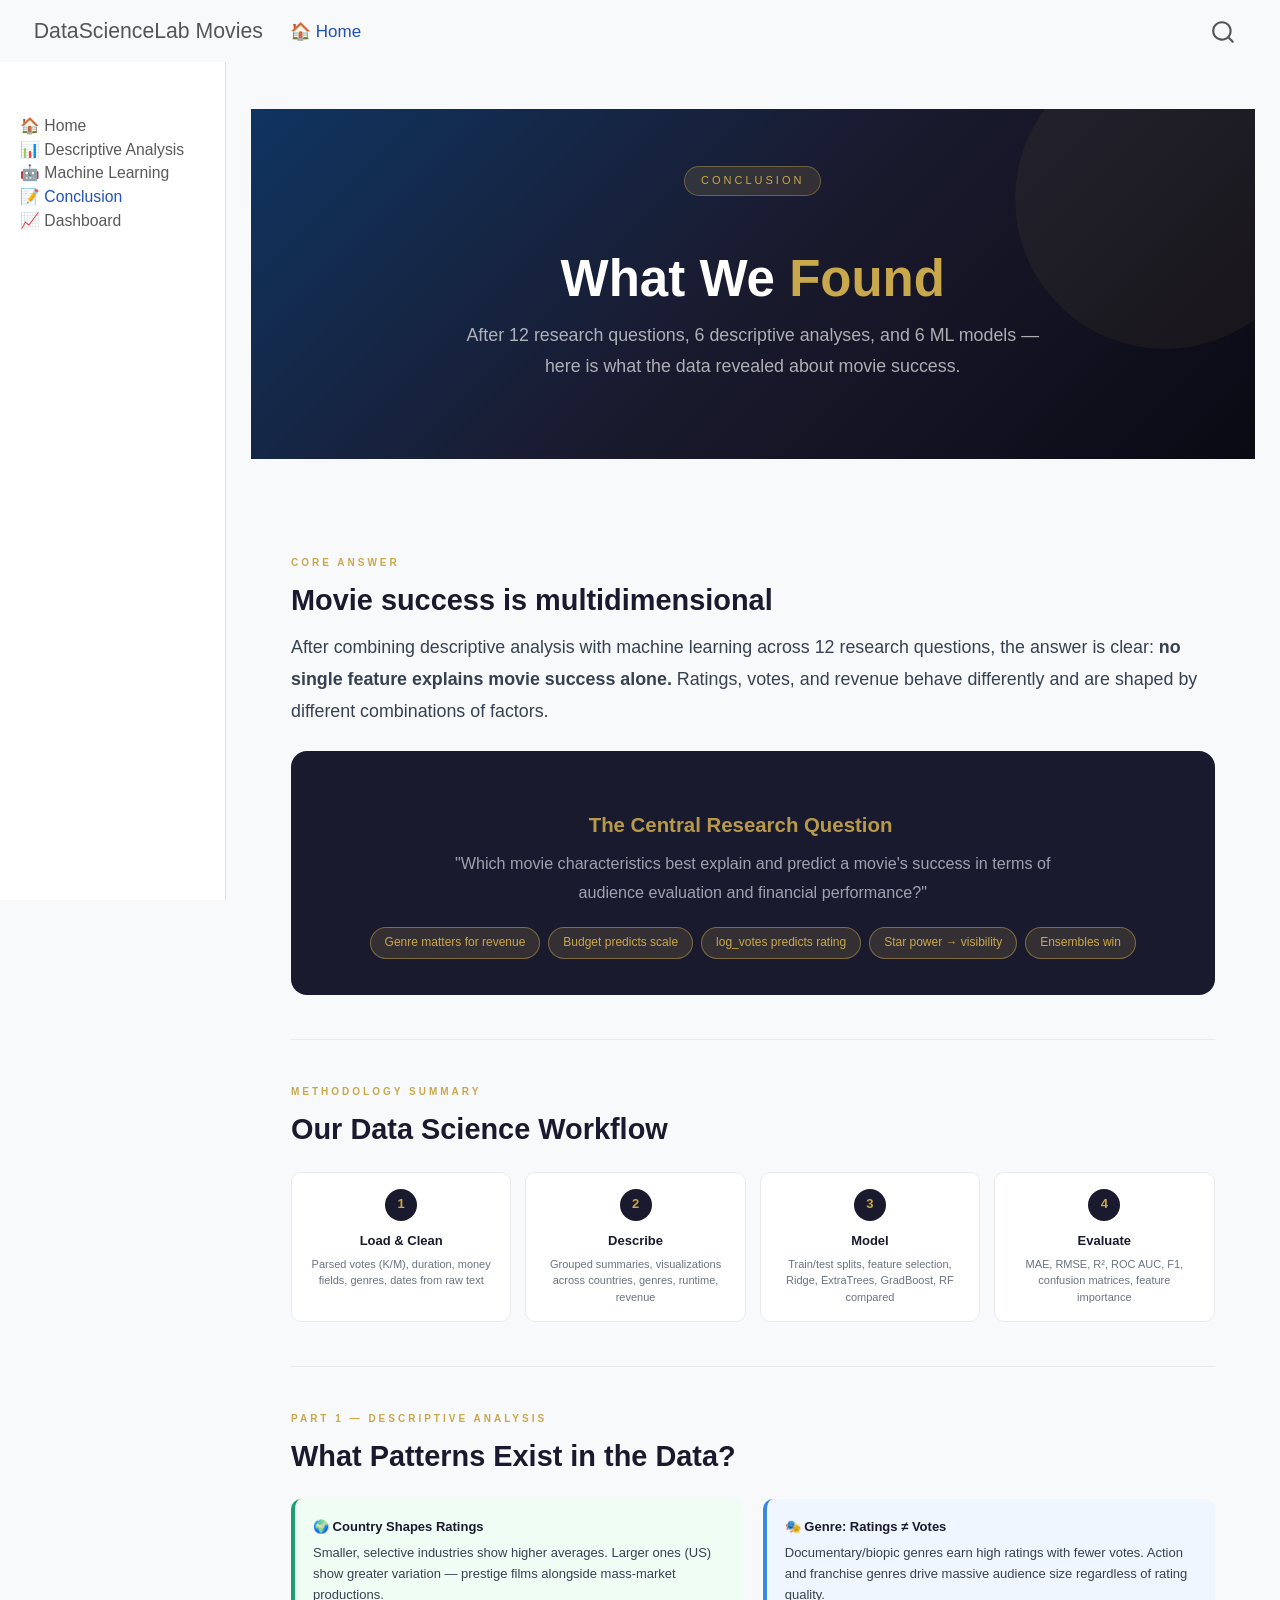
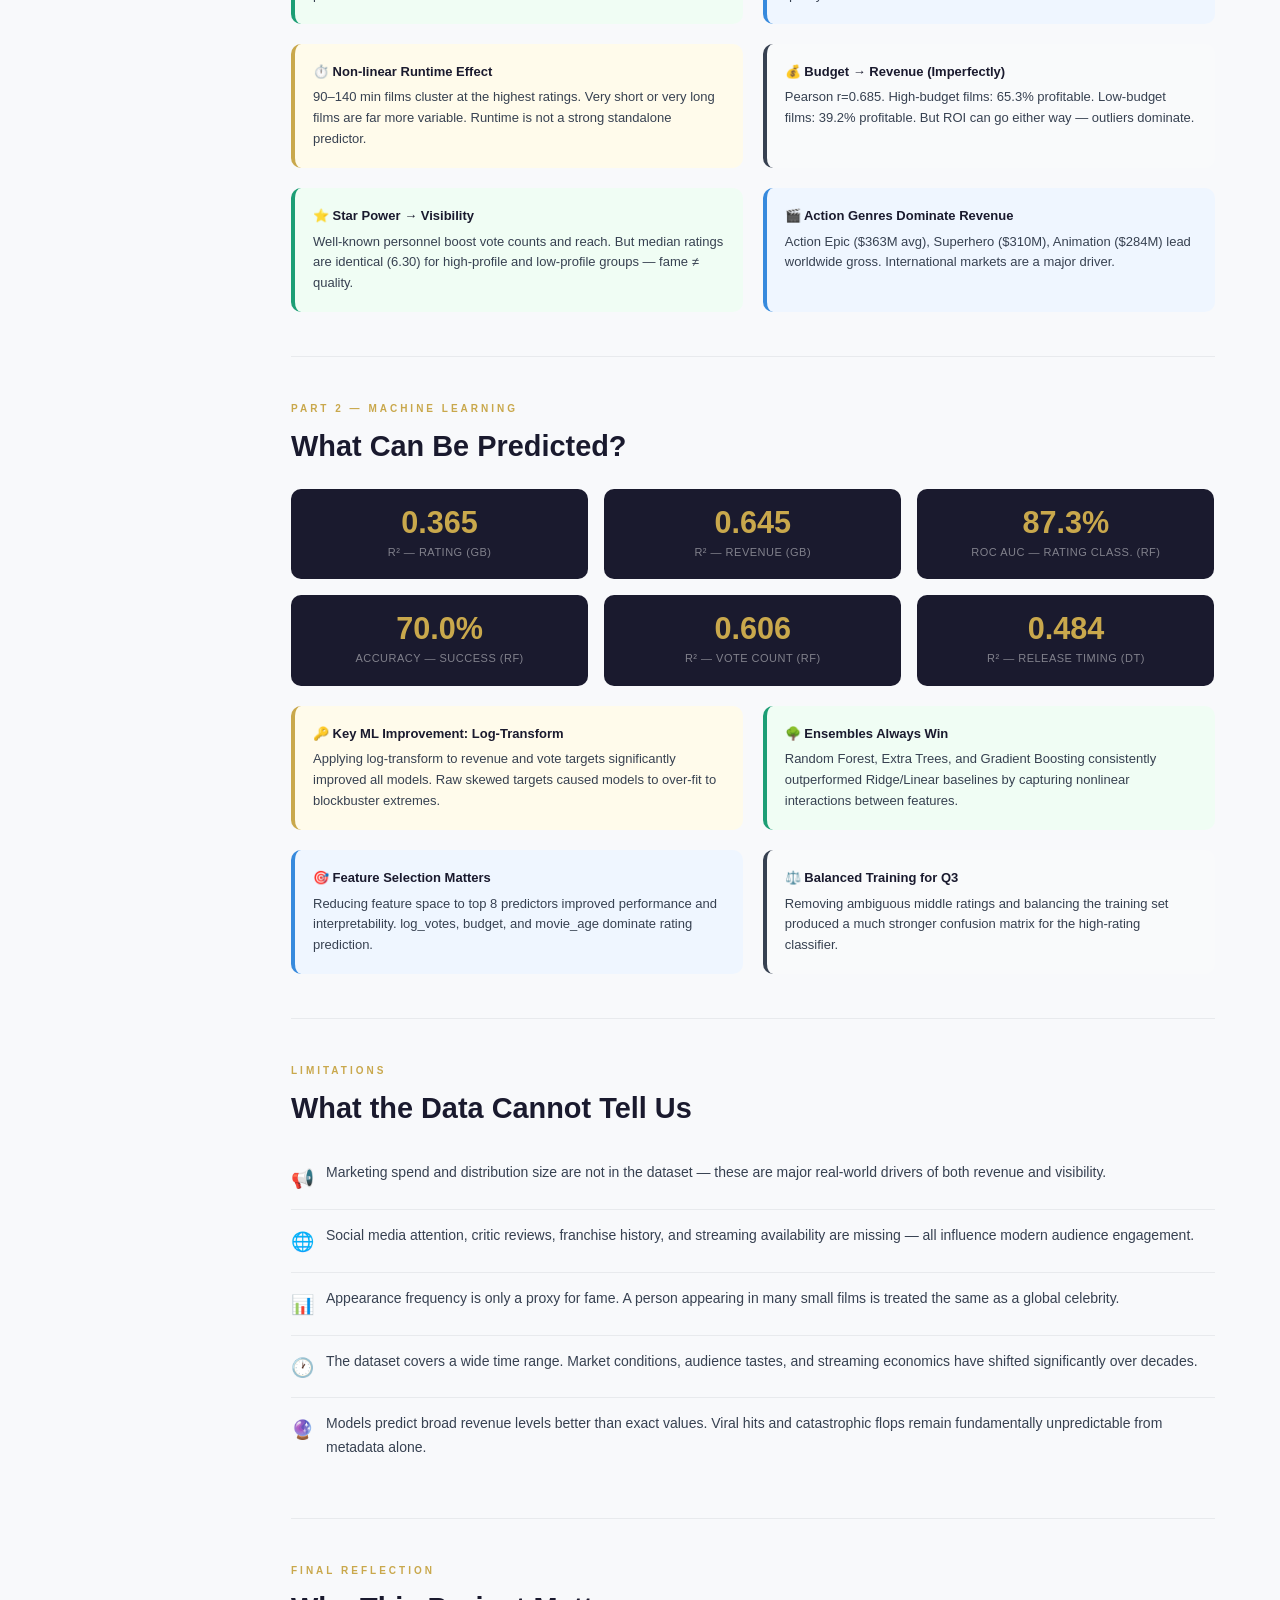
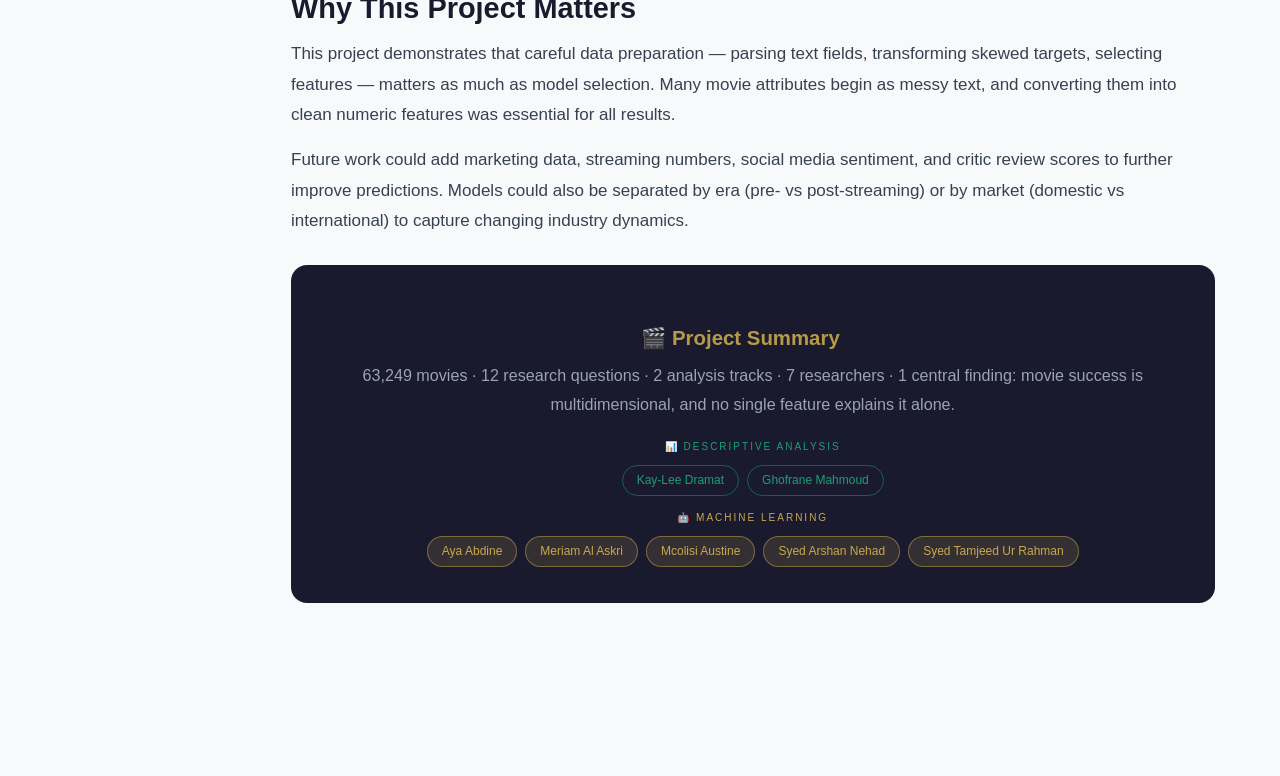
<file: conclusion.html>
<!DOCTYPE html>
<html xmlns="http://www.w3.org/1999/xhtml" lang="en" xml:lang="en"><head>

<meta charset="utf-8">
<meta name="generator" content="quarto-1.8.25">

<meta name="viewport" content="width=device-width, initial-scale=1.0, user-scalable=yes">


<title>conclusion – DataScienceLab Movies</title>
<style>
code{white-space: pre-wrap;}
span.smallcaps{font-variant: small-caps;}
div.columns{display: flex; gap: min(4vw, 1.5em);}
div.column{flex: auto; overflow-x: auto;}
div.hanging-indent{margin-left: 1.5em; text-indent: -1.5em;}
ul.task-list{list-style: none;}
ul.task-list li input[type="checkbox"] {
  width: 0.8em;
  margin: 0 0.8em 0.2em -1em; /* quarto-specific, see https://github.com/quarto-dev/quarto-cli/issues/4556 */ 
  vertical-align: middle;
}
</style>


<script src="site_libs/quarto-nav/quarto-nav.js"></script>
<script src="site_libs/quarto-nav/headroom.min.js"></script>
<script src="site_libs/clipboard/clipboard.min.js"></script>
<script src="site_libs/quarto-search/autocomplete.umd.js"></script>
<script src="site_libs/quarto-search/fuse.min.js"></script>
<script src="site_libs/quarto-search/quarto-search.js"></script>
<meta name="quarto:offset" content="./">
<script src="site_libs/quarto-html/quarto.js" type="module"></script>
<script src="site_libs/quarto-html/tabsets/tabsets.js" type="module"></script>
<script src="site_libs/quarto-html/axe/axe-check.js" type="module"></script>
<script src="site_libs/quarto-html/popper.min.js"></script>
<script src="site_libs/quarto-html/tippy.umd.min.js"></script>
<script src="site_libs/quarto-html/anchor.min.js"></script>
<link href="site_libs/quarto-html/tippy.css" rel="stylesheet">
<link href="site_libs/quarto-html/quarto-syntax-highlighting-7b89279ff1a6dce999919e0e67d4d9ec.css" rel="stylesheet" id="quarto-text-highlighting-styles">
<script src="site_libs/bootstrap/bootstrap.min.js"></script>
<link href="site_libs/bootstrap/bootstrap-icons.css" rel="stylesheet">
<link href="site_libs/bootstrap/bootstrap-43081d808c96cc46af55a3a816ae9eed.min.css" rel="stylesheet" append-hash="true" id="quarto-bootstrap" data-mode="light">
<script id="quarto-search-options" type="application/json">{
  "location": "navbar",
  "copy-button": false,
  "collapse-after": 3,
  "panel-placement": "end",
  "type": "overlay",
  "limit": 50,
  "keyboard-shortcut": [
    "f",
    "/",
    "s"
  ],
  "show-item-context": false,
  "language": {
    "search-no-results-text": "No results",
    "search-matching-documents-text": "matching documents",
    "search-copy-link-title": "Copy link to search",
    "search-hide-matches-text": "Hide additional matches",
    "search-more-match-text": "more match in this document",
    "search-more-matches-text": "more matches in this document",
    "search-clear-button-title": "Clear",
    "search-text-placeholder": "",
    "search-detached-cancel-button-title": "Cancel",
    "search-submit-button-title": "Submit",
    "search-label": "Search"
  }
}</script>


<link rel="stylesheet" href="shared.css">
</head>

<body class="nav-sidebar docked nav-fixed quarto-light">

<div id="quarto-search-results"></div>
  <header id="quarto-header" class="headroom fixed-top">
    <nav class="navbar navbar-expand-lg " data-bs-theme="dark">
      <div class="navbar-container container-fluid">
      <div class="navbar-brand-container mx-auto">
    <a href="./index.html" class="navbar-brand navbar-brand-logo">
    </a>
    <a class="navbar-brand" href="./index.html">
    <span class="navbar-title">DataScienceLab Movies</span>
    </a>
  </div>
            <div id="quarto-search" class="" title="Search"></div>
          <button class="navbar-toggler" type="button" data-bs-toggle="collapse" data-bs-target="#navbarCollapse" aria-controls="navbarCollapse" role="menu" aria-expanded="false" aria-label="Toggle navigation" onclick="if (window.quartoToggleHeadroom) { window.quartoToggleHeadroom(); }">
  <span class="navbar-toggler-icon"></span>
</button>
          <div class="collapse navbar-collapse" id="navbarCollapse">
            <ul class="navbar-nav navbar-nav-scroll me-auto">
  <li class="nav-item">
    <a class="nav-link active" href="./index.html" aria-current="page"> 
<span class="menu-text">🏠 Home</span></a>
  </li>  
</ul>
          </div> <!-- /navcollapse -->
            <div class="quarto-navbar-tools">
</div>
      </div> <!-- /container-fluid -->
    </nav>
  <nav class="quarto-secondary-nav">
    <div class="container-fluid d-flex">
      <button type="button" class="quarto-btn-toggle btn" data-bs-toggle="collapse" role="button" data-bs-target=".quarto-sidebar-collapse-item" aria-controls="quarto-sidebar" aria-expanded="false" aria-label="Toggle sidebar navigation" onclick="if (window.quartoToggleHeadroom) { window.quartoToggleHeadroom(); }">
        <i class="bi bi-layout-text-sidebar-reverse"></i>
      </button>
        <nav class="quarto-page-breadcrumbs" aria-label="breadcrumb"><ol class="breadcrumb"><li class="breadcrumb-item"><a href="./conclusion.html">📝 Conclusion</a></li></ol></nav>
        <a class="flex-grow-1" role="navigation" data-bs-toggle="collapse" data-bs-target=".quarto-sidebar-collapse-item" aria-controls="quarto-sidebar" aria-expanded="false" aria-label="Toggle sidebar navigation" onclick="if (window.quartoToggleHeadroom) { window.quartoToggleHeadroom(); }">      
        </a>
    </div>
  </nav>
</header>
<!-- content -->
<div id="quarto-content" class="quarto-container page-columns page-rows-contents page-layout-full page-navbar">
<!-- sidebar -->
  <nav id="quarto-sidebar" class="sidebar collapse collapse-horizontal quarto-sidebar-collapse-item sidebar-navigation docked overflow-auto">
    <div class="pt-lg-2 mt-2 text-left sidebar-header">
      <a href="./index.html" class="sidebar-logo-link">
      </a>
      </div>
    <div class="sidebar-menu-container"> 
    <ul class="list-unstyled mt-1">
        <li class="sidebar-item">
  <div class="sidebar-item-container"> 
  <a href="./index.html" class="sidebar-item-text sidebar-link">
 <span class="menu-text">🏠 Home</span></a>
  </div>
</li>
        <li class="sidebar-item">
  <div class="sidebar-item-container"> 
  <a href="./sec1.html" class="sidebar-item-text sidebar-link">
 <span class="menu-text">📊 Descriptive Analysis</span></a>
  </div>
</li>
        <li class="sidebar-item">
  <div class="sidebar-item-container"> 
  <a href="./sec2.html" class="sidebar-item-text sidebar-link">
 <span class="menu-text">🤖 Machine Learning</span></a>
  </div>
</li>
        <li class="sidebar-item">
  <div class="sidebar-item-container"> 
  <a href="./conclusion.html" class="sidebar-item-text sidebar-link active">
 <span class="menu-text">📝 Conclusion</span></a>
  </div>
</li>
        <li class="sidebar-item">
  <div class="sidebar-item-container"> 
  <a href="./dashboard.html" class="sidebar-item-text sidebar-link">
 <span class="menu-text">📈 Dashboard</span></a>
  </div>
</li>
    </ul>
    </div>
</nav>
<div id="quarto-sidebar-glass" class="quarto-sidebar-collapse-item" data-bs-toggle="collapse" data-bs-target=".quarto-sidebar-collapse-item"></div>
<!-- margin-sidebar -->
    
<!-- main -->
<main class="content column-page-right" id="quarto-document-content"><header id="title-block-header" class="quarto-title-block"></header>




<div class="site-hero" style="background:linear-gradient(135deg,#0f3460,#1a1a2e,#0a0a14);padding:56px 40px 48px">
  <div class="hero-badge">Conclusion</div>
  <h1>What We <span>Found</span></h1>
  <p>After 12 research questions, 6 descriptive analyses, and 6 ML models — here is what the data revealed about movie success.</p>
</div>

<div class="section">

<!-- CORE ANSWER -->
<div class="q-section">
  <div class="section-label">Core Answer</div>
  <div class="section-title">Movie success is multidimensional</div>
  <p style="font-size:1.05rem;color:#374151;line-height:1.8;margin-bottom:24px">After combining descriptive analysis with machine learning across 12 research questions, the answer is clear: <strong>no single feature explains movie success alone.</strong> Ratings, votes, and revenue behave differently and are shaped by different combinations of factors.</p>

  <div style="background:var(--navy);border-radius:var(--radius-lg);padding:36px;color:#fff;text-align:center">
    <h3 style="font-size:1.2rem;font-weight:700;color:var(--gold);margin-bottom:12px" class="anchored">The Central Research Question</h3>
    <p style="color:#9ca3af;line-height:1.8;max-width:650px;margin:0 auto 20px;font-size:0.95rem">"Which movie characteristics best explain and predict a movie's success in terms of audience evaluation and financial performance?"</p>
    <div class="pill-row">
      <span class="pill gold">Genre matters for revenue</span>
      <span class="pill gold">Budget predicts scale</span>
      <span class="pill gold">log_votes predicts rating</span>
      <span class="pill gold">Star power → visibility</span>
      <span class="pill gold">Ensembles win</span>
    </div>
  </div>
</div>

<!-- METHODOLOGY -->
<div class="q-section">
  <div class="section-label">Methodology Summary</div>
  <div class="section-title">Our Data Science Workflow</div>
  <div class="grid-4" style="margin-top:20px">
    <div class="step-card"><div class="step-num">1</div><div class="step-title">Load &amp; Clean</div><div class="step-desc">Parsed votes (K/M), duration, money fields, genres, dates from raw text</div></div>
    <div class="step-card"><div class="step-num">2</div><div class="step-title">Describe</div><div class="step-desc">Grouped summaries, visualizations across countries, genres, runtime, revenue</div></div>
    <div class="step-card"><div class="step-num">3</div><div class="step-title">Model</div><div class="step-desc">Train/test splits, feature selection, Ridge, ExtraTrees, GradBoost, RF compared</div></div>
    <div class="step-card"><div class="step-num">4</div><div class="step-title">Evaluate</div><div class="step-desc">MAE, RMSE, R², ROC AUC, F1, confusion matrices, feature importance</div></div>
  </div>
</div>

<!-- DESCRIPTIVE INSIGHTS -->
<div class="q-section">
  <div class="section-label">Part 1 — Descriptive Analysis</div>
  <div class="section-title">What Patterns Exist in the Data?</div>
  <div class="grid-2" style="margin-top:20px">
    <div class="insight-card ic-green"><div class="insight-title">🌍 Country Shapes Ratings</div><div class="insight-desc">Smaller, selective industries show higher averages. Larger ones (US) show greater variation — prestige films alongside mass-market productions.</div></div>
    <div class="insight-card ic-blue"><div class="insight-title">🎭 Genre: Ratings ≠ Votes</div><div class="insight-desc">Documentary/biopic genres earn high ratings with fewer votes. Action and franchise genres drive massive audience size regardless of rating quality.</div></div>
    <div class="insight-card ic-gold"><div class="insight-title">⏱️ Non-linear Runtime Effect</div><div class="insight-desc">90–140 min films cluster at the highest ratings. Very short or very long films are far more variable. Runtime is not a strong standalone predictor.</div></div>
    <div class="insight-card ic-dark"><div class="insight-title">💰 Budget → Revenue (Imperfectly)</div><div class="insight-desc">Pearson r=0.685. High-budget films: 65.3% profitable. Low-budget films: 39.2% profitable. But ROI can go either way — outliers dominate.</div></div>
    <div class="insight-card ic-green"><div class="insight-title">⭐ Star Power → Visibility</div><div class="insight-desc">Well-known personnel boost vote counts and reach. But median ratings are identical (6.30) for high-profile and low-profile groups — fame ≠ quality.</div></div>
    <div class="insight-card ic-blue"><div class="insight-title">🎬 Action Genres Dominate Revenue</div><div class="insight-desc">Action Epic ($363M avg), Superhero ($310M), Animation ($284M) lead worldwide gross. International markets are a major driver.</div></div>
  </div>
</div>

<!-- ML INSIGHTS -->
<div class="q-section">
  <div class="section-label">Part 2 — Machine Learning</div>
  <div class="section-title">What Can Be Predicted?</div>
  <div class="grid-3" style="margin:20px 0">
    <div class="metric"><div class="metric-n">0.365</div><div class="metric-l">R² — Rating (GB)</div></div>
    <div class="metric"><div class="metric-n">0.645</div><div class="metric-l">R² — Revenue (GB)</div></div>
    <div class="metric"><div class="metric-n">87.3%</div><div class="metric-l">ROC AUC — Rating Class. (RF)</div></div>
    <div class="metric"><div class="metric-n">70.0%</div><div class="metric-l">Accuracy — Success (RF)</div></div>
    <div class="metric"><div class="metric-n">0.606</div><div class="metric-l">R² — Vote Count (RF)</div></div>
    <div class="metric"><div class="metric-n">0.484</div><div class="metric-l">R² — Release Timing (DT)</div></div>
  </div>
  <div class="grid-2" style="margin-top:16px">
    <div class="insight-card ic-gold"><div class="insight-title">🔑 Key ML Improvement: Log-Transform</div><div class="insight-desc">Applying log-transform to revenue and vote targets significantly improved all models. Raw skewed targets caused models to over-fit to blockbuster extremes.</div></div>
    <div class="insight-card ic-green"><div class="insight-title">🌳 Ensembles Always Win</div><div class="insight-desc">Random Forest, Extra Trees, and Gradient Boosting consistently outperformed Ridge/Linear baselines by capturing nonlinear interactions between features.</div></div>
    <div class="insight-card ic-blue"><div class="insight-title">🎯 Feature Selection Matters</div><div class="insight-desc">Reducing feature space to top 8 predictors improved performance and interpretability. log_votes, budget, and movie_age dominate rating prediction.</div></div>
    <div class="insight-card ic-dark"><div class="insight-title">⚖️ Balanced Training for Q3</div><div class="insight-desc">Removing ambiguous middle ratings and balancing the training set produced a much stronger confusion matrix for the high-rating classifier.</div></div>
  </div>
</div>

<!-- LIMITATIONS -->
<div class="q-section">
  <div class="section-label">Limitations</div>
  <div class="section-title">What the Data Cannot Tell Us</div>
  <div style="margin-top:16px">
    <div style="display:flex;align-items:flex-start;gap:12px;padding:14px 0;border-bottom:1px solid var(--border);font-size:14px;color:#374151;line-height:1.7"><span style="font-size:1.1rem;flex-shrink:0;margin-top:2px">📢</span><span>Marketing spend and distribution size are not in the dataset — these are major real-world drivers of both revenue and visibility.</span></div>
    <div style="display:flex;align-items:flex-start;gap:12px;padding:14px 0;border-bottom:1px solid var(--border);font-size:14px;color:#374151;line-height:1.7"><span style="font-size:1.1rem;flex-shrink:0;margin-top:2px">🌐</span><span>Social media attention, critic reviews, franchise history, and streaming availability are missing — all influence modern audience engagement.</span></div>
    <div style="display:flex;align-items:flex-start;gap:12px;padding:14px 0;border-bottom:1px solid var(--border);font-size:14px;color:#374151;line-height:1.7"><span style="font-size:1.1rem;flex-shrink:0;margin-top:2px">📊</span><span>Appearance frequency is only a proxy for fame. A person appearing in many small films is treated the same as a global celebrity.</span></div>
    <div style="display:flex;align-items:flex-start;gap:12px;padding:14px 0;border-bottom:1px solid var(--border);font-size:14px;color:#374151;line-height:1.7"><span style="font-size:1.1rem;flex-shrink:0;margin-top:2px">🕐</span><span>The dataset covers a wide time range. Market conditions, audience tastes, and streaming economics have shifted significantly over decades.</span></div>
    <div style="display:flex;align-items:flex-start;gap:12px;padding:14px 0;font-size:14px;color:#374151;line-height:1.7"><span style="font-size:1.1rem;flex-shrink:0;margin-top:2px">🔮</span><span>Models predict broad revenue levels better than exact values. Viral hits and catastrophic flops remain fundamentally unpredictable from metadata alone.</span></div>
  </div>
</div>

<!-- FINAL NOTE -->
<div class="q-section">
  <div class="section-label">Final Reflection</div>
  <div class="section-title">Why This Project Matters</div>
  <p style="color:#374151;line-height:1.8;font-size:1rem;margin-bottom:14px">This project demonstrates that careful data preparation — parsing text fields, transforming skewed targets, selecting features — matters as much as model selection. Many movie attributes begin as messy text, and converting them into clean numeric features was essential for all results.</p>
  <p style="color:#374151;line-height:1.8;font-size:1rem">Future work could add marketing data, streaming numbers, social media sentiment, and critic review scores to further improve predictions. Models could also be separated by era (pre- vs post-streaming) or by market (domestic vs international) to capture changing industry dynamics.</p>

  <div style="background:var(--navy);border-radius:var(--radius-lg);padding:36px;color:#fff;text-align:center;margin-top:28px">
    <h3 style="font-size:1.2rem;font-weight:700;color:var(--gold);margin-bottom:10px" class="anchored">🎬 Project Summary</h3>
    <p style="color:#9ca3af;line-height:1.8;margin-bottom:20px;font-size:0.95rem">63,249 movies · 12 research questions · 2 analysis tracks · 7 researchers · 1 central finding: movie success is multidimensional, and no single feature explains it alone.</p>
    <div style="margin-bottom:10px;font-size:10px;letter-spacing:2px;text-transform:uppercase;color:var(--teal)">📊 Descriptive Analysis</div>
    <div class="pill-row" style="margin-bottom:14px">
      <span class="pill" style="border-color:rgba(29,158,117,0.5);color:var(--teal)">Kay-Lee Dramat</span>
      <span class="pill" style="border-color:rgba(29,158,117,0.5);color:var(--teal)">Ghofrane Mahmoud</span>
    </div>
    <div style="margin-bottom:10px;font-size:10px;letter-spacing:2px;text-transform:uppercase;color:var(--gold)">🤖 Machine Learning</div>
    <div class="pill-row">
      <span class="pill gold">Aya Abdine</span>
      <span class="pill gold">Meriam Al Askri</span>
      <span class="pill gold">Mcolisi Austine</span>
      <span class="pill gold">Syed Arshan Nehad</span>
      <span class="pill gold">Syed Tamjeed Ur Rahman</span>
    </div>
  </div>
</div>

</div>



</main> <!-- /main -->
<script id="quarto-html-after-body" type="application/javascript">
  window.document.addEventListener("DOMContentLoaded", function (event) {
    const icon = "";
    const anchorJS = new window.AnchorJS();
    anchorJS.options = {
      placement: 'right',
      icon: icon
    };
    anchorJS.add('.anchored');
    const isCodeAnnotation = (el) => {
      for (const clz of el.classList) {
        if (clz.startsWith('code-annotation-')) {                     
          return true;
        }
      }
      return false;
    }
    const onCopySuccess = function(e) {
      // button target
      const button = e.trigger;
      // don't keep focus
      button.blur();
      // flash "checked"
      button.classList.add('code-copy-button-checked');
      var currentTitle = button.getAttribute("title");
      button.setAttribute("title", "Copied!");
      let tooltip;
      if (window.bootstrap) {
        button.setAttribute("data-bs-toggle", "tooltip");
        button.setAttribute("data-bs-placement", "left");
        button.setAttribute("data-bs-title", "Copied!");
        tooltip = new bootstrap.Tooltip(button, 
          { trigger: "manual", 
            customClass: "code-copy-button-tooltip",
            offset: [0, -8]});
        tooltip.show();    
      }
      setTimeout(function() {
        if (tooltip) {
          tooltip.hide();
          button.removeAttribute("data-bs-title");
          button.removeAttribute("data-bs-toggle");
          button.removeAttribute("data-bs-placement");
        }
        button.setAttribute("title", currentTitle);
        button.classList.remove('code-copy-button-checked');
      }, 1000);
      // clear code selection
      e.clearSelection();
    }
    const getTextToCopy = function(trigger) {
      const outerScaffold = trigger.parentElement.cloneNode(true);
      const codeEl = outerScaffold.querySelector('code');
      for (const childEl of codeEl.children) {
        if (isCodeAnnotation(childEl)) {
          childEl.remove();
        }
      }
      return codeEl.innerText;
    }
    const clipboard = new window.ClipboardJS('.code-copy-button:not([data-in-quarto-modal])', {
      text: getTextToCopy
    });
    clipboard.on('success', onCopySuccess);
    if (window.document.getElementById('quarto-embedded-source-code-modal')) {
      const clipboardModal = new window.ClipboardJS('.code-copy-button[data-in-quarto-modal]', {
        text: getTextToCopy,
        container: window.document.getElementById('quarto-embedded-source-code-modal')
      });
      clipboardModal.on('success', onCopySuccess);
    }
      var localhostRegex = new RegExp(/^(?:http|https):\/\/localhost\:?[0-9]*\//);
      var mailtoRegex = new RegExp(/^mailto:/);
        var filterRegex = new RegExp("https:\/\/cu-s26-msdssb-dsci-01-datasciencelab\.github\.io\/DataScienceLab_Movies_1\/");
      var isInternal = (href) => {
          return filterRegex.test(href) || localhostRegex.test(href) || mailtoRegex.test(href);
      }
      // Inspect non-navigation links and adorn them if external
     var links = window.document.querySelectorAll('a[href]:not(.nav-link):not(.navbar-brand):not(.toc-action):not(.sidebar-link):not(.sidebar-item-toggle):not(.pagination-link):not(.no-external):not([aria-hidden]):not(.dropdown-item):not(.quarto-navigation-tool):not(.about-link)');
      for (var i=0; i<links.length; i++) {
        const link = links[i];
        if (!isInternal(link.href)) {
          // undo the damage that might have been done by quarto-nav.js in the case of
          // links that we want to consider external
          if (link.dataset.originalHref !== undefined) {
            link.href = link.dataset.originalHref;
          }
        }
      }
    function tippyHover(el, contentFn, onTriggerFn, onUntriggerFn) {
      const config = {
        allowHTML: true,
        maxWidth: 500,
        delay: 100,
        arrow: false,
        appendTo: function(el) {
            return el.parentElement;
        },
        interactive: true,
        interactiveBorder: 10,
        theme: 'quarto',
        placement: 'bottom-start',
      };
      if (contentFn) {
        config.content = contentFn;
      }
      if (onTriggerFn) {
        config.onTrigger = onTriggerFn;
      }
      if (onUntriggerFn) {
        config.onUntrigger = onUntriggerFn;
      }
      window.tippy(el, config); 
    }
    const noterefs = window.document.querySelectorAll('a[role="doc-noteref"]');
    for (var i=0; i<noterefs.length; i++) {
      const ref = noterefs[i];
      tippyHover(ref, function() {
        // use id or data attribute instead here
        let href = ref.getAttribute('data-footnote-href') || ref.getAttribute('href');
        try { href = new URL(href).hash; } catch {}
        const id = href.replace(/^#\/?/, "");
        const note = window.document.getElementById(id);
        if (note) {
          return note.innerHTML;
        } else {
          return "";
        }
      });
    }
    const xrefs = window.document.querySelectorAll('a.quarto-xref');
    const processXRef = (id, note) => {
      // Strip column container classes
      const stripColumnClz = (el) => {
        el.classList.remove("page-full", "page-columns");
        if (el.children) {
          for (const child of el.children) {
            stripColumnClz(child);
          }
        }
      }
      stripColumnClz(note)
      if (id === null || id.startsWith('sec-')) {
        // Special case sections, only their first couple elements
        const container = document.createElement("div");
        if (note.children && note.children.length > 2) {
          container.appendChild(note.children[0].cloneNode(true));
          for (let i = 1; i < note.children.length; i++) {
            const child = note.children[i];
            if (child.tagName === "P" && child.innerText === "") {
              continue;
            } else {
              container.appendChild(child.cloneNode(true));
              break;
            }
          }
          if (window.Quarto?.typesetMath) {
            window.Quarto.typesetMath(container);
          }
          return container.innerHTML
        } else {
          if (window.Quarto?.typesetMath) {
            window.Quarto.typesetMath(note);
          }
          return note.innerHTML;
        }
      } else {
        // Remove any anchor links if they are present
        const anchorLink = note.querySelector('a.anchorjs-link');
        if (anchorLink) {
          anchorLink.remove();
        }
        if (window.Quarto?.typesetMath) {
          window.Quarto.typesetMath(note);
        }
        if (note.classList.contains("callout")) {
          return note.outerHTML;
        } else {
          return note.innerHTML;
        }
      }
    }
    for (var i=0; i<xrefs.length; i++) {
      const xref = xrefs[i];
      tippyHover(xref, undefined, function(instance) {
        instance.disable();
        let url = xref.getAttribute('href');
        let hash = undefined; 
        if (url.startsWith('#')) {
          hash = url;
        } else {
          try { hash = new URL(url).hash; } catch {}
        }
        if (hash) {
          const id = hash.replace(/^#\/?/, "");
          const note = window.document.getElementById(id);
          if (note !== null) {
            try {
              const html = processXRef(id, note.cloneNode(true));
              instance.setContent(html);
            } finally {
              instance.enable();
              instance.show();
            }
          } else {
            // See if we can fetch this
            fetch(url.split('#')[0])
            .then(res => res.text())
            .then(html => {
              const parser = new DOMParser();
              const htmlDoc = parser.parseFromString(html, "text/html");
              const note = htmlDoc.getElementById(id);
              if (note !== null) {
                const html = processXRef(id, note);
                instance.setContent(html);
              } 
            }).finally(() => {
              instance.enable();
              instance.show();
            });
          }
        } else {
          // See if we can fetch a full url (with no hash to target)
          // This is a special case and we should probably do some content thinning / targeting
          fetch(url)
          .then(res => res.text())
          .then(html => {
            const parser = new DOMParser();
            const htmlDoc = parser.parseFromString(html, "text/html");
            const note = htmlDoc.querySelector('main.content');
            if (note !== null) {
              // This should only happen for chapter cross references
              // (since there is no id in the URL)
              // remove the first header
              if (note.children.length > 0 && note.children[0].tagName === "HEADER") {
                note.children[0].remove();
              }
              const html = processXRef(null, note);
              instance.setContent(html);
            } 
          }).finally(() => {
            instance.enable();
            instance.show();
          });
        }
      }, function(instance) {
      });
    }
        let selectedAnnoteEl;
        const selectorForAnnotation = ( cell, annotation) => {
          let cellAttr = 'data-code-cell="' + cell + '"';
          let lineAttr = 'data-code-annotation="' +  annotation + '"';
          const selector = 'span[' + cellAttr + '][' + lineAttr + ']';
          return selector;
        }
        const selectCodeLines = (annoteEl) => {
          const doc = window.document;
          const targetCell = annoteEl.getAttribute("data-target-cell");
          const targetAnnotation = annoteEl.getAttribute("data-target-annotation");
          const annoteSpan = window.document.querySelector(selectorForAnnotation(targetCell, targetAnnotation));
          const lines = annoteSpan.getAttribute("data-code-lines").split(",");
          const lineIds = lines.map((line) => {
            return targetCell + "-" + line;
          })
          let top = null;
          let height = null;
          let parent = null;
          if (lineIds.length > 0) {
              //compute the position of the single el (top and bottom and make a div)
              const el = window.document.getElementById(lineIds[0]);
              top = el.offsetTop;
              height = el.offsetHeight;
              parent = el.parentElement.parentElement;
            if (lineIds.length > 1) {
              const lastEl = window.document.getElementById(lineIds[lineIds.length - 1]);
              const bottom = lastEl.offsetTop + lastEl.offsetHeight;
              height = bottom - top;
            }
            if (top !== null && height !== null && parent !== null) {
              // cook up a div (if necessary) and position it 
              let div = window.document.getElementById("code-annotation-line-highlight");
              if (div === null) {
                div = window.document.createElement("div");
                div.setAttribute("id", "code-annotation-line-highlight");
                div.style.position = 'absolute';
                parent.appendChild(div);
              }
              div.style.top = top - 2 + "px";
              div.style.height = height + 4 + "px";
              div.style.left = 0;
              let gutterDiv = window.document.getElementById("code-annotation-line-highlight-gutter");
              if (gutterDiv === null) {
                gutterDiv = window.document.createElement("div");
                gutterDiv.setAttribute("id", "code-annotation-line-highlight-gutter");
                gutterDiv.style.position = 'absolute';
                const codeCell = window.document.getElementById(targetCell);
                const gutter = codeCell.querySelector('.code-annotation-gutter');
                gutter.appendChild(gutterDiv);
              }
              gutterDiv.style.top = top - 2 + "px";
              gutterDiv.style.height = height + 4 + "px";
            }
            selectedAnnoteEl = annoteEl;
          }
        };
        const unselectCodeLines = () => {
          const elementsIds = ["code-annotation-line-highlight", "code-annotation-line-highlight-gutter"];
          elementsIds.forEach((elId) => {
            const div = window.document.getElementById(elId);
            if (div) {
              div.remove();
            }
          });
          selectedAnnoteEl = undefined;
        };
          // Handle positioning of the toggle
      window.addEventListener(
        "resize",
        throttle(() => {
          elRect = undefined;
          if (selectedAnnoteEl) {
            selectCodeLines(selectedAnnoteEl);
          }
        }, 10)
      );
      function throttle(fn, ms) {
      let throttle = false;
      let timer;
        return (...args) => {
          if(!throttle) { // first call gets through
              fn.apply(this, args);
              throttle = true;
          } else { // all the others get throttled
              if(timer) clearTimeout(timer); // cancel #2
              timer = setTimeout(() => {
                fn.apply(this, args);
                timer = throttle = false;
              }, ms);
          }
        };
      }
        // Attach click handler to the DT
        const annoteDls = window.document.querySelectorAll('dt[data-target-cell]');
        for (const annoteDlNode of annoteDls) {
          annoteDlNode.addEventListener('click', (event) => {
            const clickedEl = event.target;
            if (clickedEl !== selectedAnnoteEl) {
              unselectCodeLines();
              const activeEl = window.document.querySelector('dt[data-target-cell].code-annotation-active');
              if (activeEl) {
                activeEl.classList.remove('code-annotation-active');
              }
              selectCodeLines(clickedEl);
              clickedEl.classList.add('code-annotation-active');
            } else {
              // Unselect the line
              unselectCodeLines();
              clickedEl.classList.remove('code-annotation-active');
            }
          });
        }
    const findCites = (el) => {
      const parentEl = el.parentElement;
      if (parentEl) {
        const cites = parentEl.dataset.cites;
        if (cites) {
          return {
            el,
            cites: cites.split(' ')
          };
        } else {
          return findCites(el.parentElement)
        }
      } else {
        return undefined;
      }
    };
    var bibliorefs = window.document.querySelectorAll('a[role="doc-biblioref"]');
    for (var i=0; i<bibliorefs.length; i++) {
      const ref = bibliorefs[i];
      const citeInfo = findCites(ref);
      if (citeInfo) {
        tippyHover(citeInfo.el, function() {
          var popup = window.document.createElement('div');
          citeInfo.cites.forEach(function(cite) {
            var citeDiv = window.document.createElement('div');
            citeDiv.classList.add('hanging-indent');
            citeDiv.classList.add('csl-entry');
            var biblioDiv = window.document.getElementById('ref-' + cite);
            if (biblioDiv) {
              citeDiv.innerHTML = biblioDiv.innerHTML;
            }
            popup.appendChild(citeDiv);
          });
          return popup.innerHTML;
        });
      }
    }
  });
  </script>
</div> <!-- /content -->




</body></html>
</file>
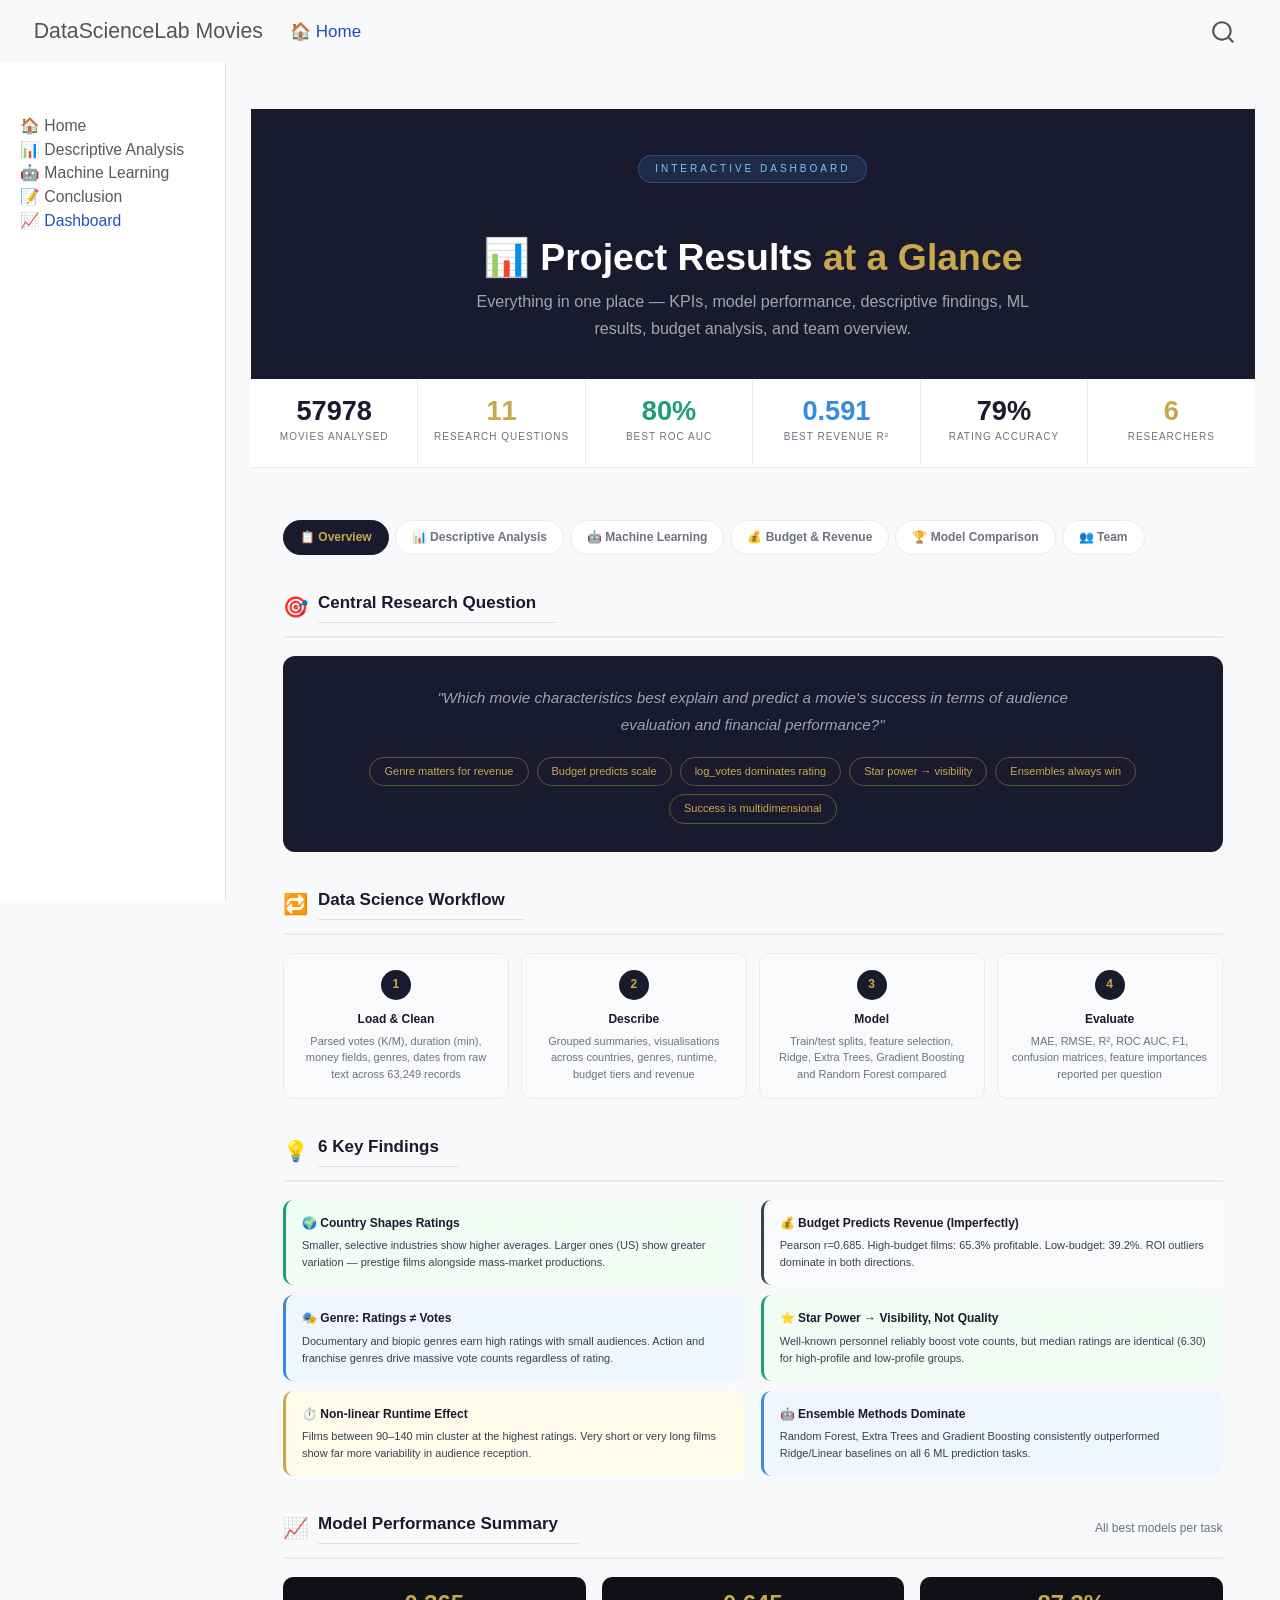
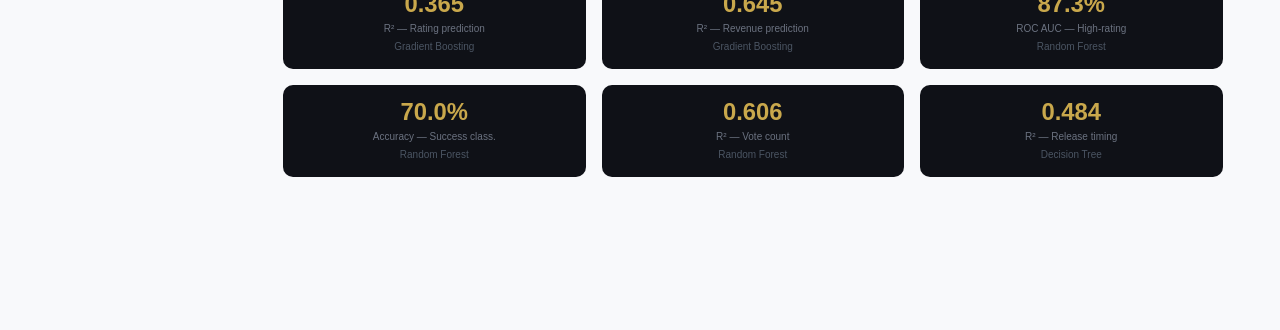
<file: dashboard.html>
<!DOCTYPE html>
<html xmlns="http://www.w3.org/1999/xhtml" lang="en" xml:lang="en"><head>

<meta charset="utf-8">
<meta name="generator" content="quarto-1.8.25">

<meta name="viewport" content="width=device-width, initial-scale=1.0, user-scalable=yes">


<title>dashboard – DataScienceLab Movies</title>
<style>
code{white-space: pre-wrap;}
span.smallcaps{font-variant: small-caps;}
div.columns{display: flex; gap: min(4vw, 1.5em);}
div.column{flex: auto; overflow-x: auto;}
div.hanging-indent{margin-left: 1.5em; text-indent: -1.5em;}
ul.task-list{list-style: none;}
ul.task-list li input[type="checkbox"] {
  width: 0.8em;
  margin: 0 0.8em 0.2em -1em; /* quarto-specific, see https://github.com/quarto-dev/quarto-cli/issues/4556 */ 
  vertical-align: middle;
}
</style>


<script src="site_libs/quarto-nav/quarto-nav.js"></script>
<script src="site_libs/quarto-nav/headroom.min.js"></script>
<script src="site_libs/clipboard/clipboard.min.js"></script>
<script src="site_libs/quarto-search/autocomplete.umd.js"></script>
<script src="site_libs/quarto-search/fuse.min.js"></script>
<script src="site_libs/quarto-search/quarto-search.js"></script>
<meta name="quarto:offset" content="./">
<script src="site_libs/quarto-html/quarto.js" type="module"></script>
<script src="site_libs/quarto-html/tabsets/tabsets.js" type="module"></script>
<script src="site_libs/quarto-html/axe/axe-check.js" type="module"></script>
<script src="site_libs/quarto-html/popper.min.js"></script>
<script src="site_libs/quarto-html/tippy.umd.min.js"></script>
<script src="site_libs/quarto-html/anchor.min.js"></script>
<link href="site_libs/quarto-html/tippy.css" rel="stylesheet">
<link href="site_libs/quarto-html/quarto-syntax-highlighting-7b89279ff1a6dce999919e0e67d4d9ec.css" rel="stylesheet" id="quarto-text-highlighting-styles">
<script src="site_libs/bootstrap/bootstrap.min.js"></script>
<link href="site_libs/bootstrap/bootstrap-icons.css" rel="stylesheet">
<link href="site_libs/bootstrap/bootstrap-43081d808c96cc46af55a3a816ae9eed.min.css" rel="stylesheet" append-hash="true" id="quarto-bootstrap" data-mode="light">
<script id="quarto-search-options" type="application/json">{
  "location": "navbar",
  "copy-button": false,
  "collapse-after": 3,
  "panel-placement": "end",
  "type": "overlay",
  "limit": 50,
  "keyboard-shortcut": [
    "f",
    "/",
    "s"
  ],
  "show-item-context": false,
  "language": {
    "search-no-results-text": "No results",
    "search-matching-documents-text": "matching documents",
    "search-copy-link-title": "Copy link to search",
    "search-hide-matches-text": "Hide additional matches",
    "search-more-match-text": "more match in this document",
    "search-more-matches-text": "more matches in this document",
    "search-clear-button-title": "Clear",
    "search-text-placeholder": "",
    "search-detached-cancel-button-title": "Cancel",
    "search-submit-button-title": "Submit",
    "search-label": "Search"
  }
}</script>


<link rel="stylesheet" href="shared.css">
</head>

<body class="nav-sidebar docked nav-fixed quarto-light">

<div id="quarto-search-results"></div>
  <header id="quarto-header" class="headroom fixed-top">
    <nav class="navbar navbar-expand-lg " data-bs-theme="dark">
      <div class="navbar-container container-fluid">
      <div class="navbar-brand-container mx-auto">
    <a href="./index.html" class="navbar-brand navbar-brand-logo">
    </a>
    <a class="navbar-brand" href="./index.html">
    <span class="navbar-title">DataScienceLab Movies</span>
    </a>
  </div>
            <div id="quarto-search" class="" title="Search"></div>
          <button class="navbar-toggler" type="button" data-bs-toggle="collapse" data-bs-target="#navbarCollapse" aria-controls="navbarCollapse" role="menu" aria-expanded="false" aria-label="Toggle navigation" onclick="if (window.quartoToggleHeadroom) { window.quartoToggleHeadroom(); }">
  <span class="navbar-toggler-icon"></span>
</button>
          <div class="collapse navbar-collapse" id="navbarCollapse">
            <ul class="navbar-nav navbar-nav-scroll me-auto">
  <li class="nav-item">
    <a class="nav-link active" href="./index.html" aria-current="page"> 
<span class="menu-text">🏠 Home</span></a>
  </li>  
</ul>
          </div> <!-- /navcollapse -->
            <div class="quarto-navbar-tools">
</div>
      </div> <!-- /container-fluid -->
    </nav>
  <nav class="quarto-secondary-nav">
    <div class="container-fluid d-flex">
      <button type="button" class="quarto-btn-toggle btn" data-bs-toggle="collapse" role="button" data-bs-target=".quarto-sidebar-collapse-item" aria-controls="quarto-sidebar" aria-expanded="false" aria-label="Toggle sidebar navigation" onclick="if (window.quartoToggleHeadroom) { window.quartoToggleHeadroom(); }">
        <i class="bi bi-layout-text-sidebar-reverse"></i>
      </button>
        <nav class="quarto-page-breadcrumbs" aria-label="breadcrumb"><ol class="breadcrumb"><li class="breadcrumb-item"><a href="./dashboard.html">📈 Dashboard</a></li></ol></nav>
        <a class="flex-grow-1" role="navigation" data-bs-toggle="collapse" data-bs-target=".quarto-sidebar-collapse-item" aria-controls="quarto-sidebar" aria-expanded="false" aria-label="Toggle sidebar navigation" onclick="if (window.quartoToggleHeadroom) { window.quartoToggleHeadroom(); }">      
        </a>
    </div>
  </nav>
</header>
<!-- content -->
<div id="quarto-content" class="quarto-container page-columns page-rows-contents page-layout-full page-navbar">
<!-- sidebar -->
  <nav id="quarto-sidebar" class="sidebar collapse collapse-horizontal quarto-sidebar-collapse-item sidebar-navigation docked overflow-auto">
    <div class="pt-lg-2 mt-2 text-left sidebar-header">
      <a href="./index.html" class="sidebar-logo-link">
      </a>
      </div>
    <div class="sidebar-menu-container"> 
    <ul class="list-unstyled mt-1">
        <li class="sidebar-item">
  <div class="sidebar-item-container"> 
  <a href="./index.html" class="sidebar-item-text sidebar-link">
 <span class="menu-text">🏠 Home</span></a>
  </div>
</li>
        <li class="sidebar-item">
  <div class="sidebar-item-container"> 
  <a href="./sec1.html" class="sidebar-item-text sidebar-link">
 <span class="menu-text">📊 Descriptive Analysis</span></a>
  </div>
</li>
        <li class="sidebar-item">
  <div class="sidebar-item-container"> 
  <a href="./sec2.html" class="sidebar-item-text sidebar-link">
 <span class="menu-text">🤖 Machine Learning</span></a>
  </div>
</li>
        <li class="sidebar-item">
  <div class="sidebar-item-container"> 
  <a href="./conclusion.html" class="sidebar-item-text sidebar-link">
 <span class="menu-text">📝 Conclusion</span></a>
  </div>
</li>
        <li class="sidebar-item">
  <div class="sidebar-item-container"> 
  <a href="./dashboard.html" class="sidebar-item-text sidebar-link active">
 <span class="menu-text">📈 Dashboard</span></a>
  </div>
</li>
    </ul>
    </div>
</nav>
<div id="quarto-sidebar-glass" class="quarto-sidebar-collapse-item" data-bs-toggle="collapse" data-bs-target=".quarto-sidebar-collapse-item"></div>
<!-- margin-sidebar -->
    
<!-- main -->
<main class="content column-page-right" id="quarto-document-content"><header id="title-block-header" class="quarto-title-block"></header>




<style>
/* ── Dashboard-specific styles ── */
.db-wrap { max-width: 1200px; margin: 0 auto; padding: 28px 32px 60px; }

/* Section headers */
.db-section-head {
  display: flex; align-items: center; gap: 10px;
  margin: 36px 0 18px;
  padding-bottom: 12px;
  border-bottom: 2px solid #e8eaed;
}
.db-section-head .icon { font-size: 1.2rem; }
.db-section-head h2 { font-size: 1rem; font-weight: 700; color: #1a1a2e; margin: 0; }
.db-section-head .sub { font-size: 12px; color: #6b7280; margin-left: auto; }

/* KPI strip */
.kpi-strip { display: grid; grid-template-columns: repeat(6,1fr); gap: 1px; background: #e8eaed; border: 1px solid #e8eaed; border-radius: 12px; overflow: hidden; margin-bottom: 4px; }
.kpi { background: #fff; padding: 18px 14px; text-align: center; cursor: default; transition: background .15s; }
.kpi:hover { background: #f9fafb; }
.kpi-n { font-size: 1.6rem; font-weight: 800; line-height: 1; }
.kpi-l { font-size: 10px; color: #6b7280; text-transform: uppercase; letter-spacing: 1px; margin-top: 5px; }

/* Nav pills for sections */
.dash-nav { display: flex; gap: 6px; flex-wrap: wrap; margin: 24px 0 6px; }
.dash-nav button {
  padding: 7px 16px; border-radius: 20px; border: 1px solid #e8eaed;
  background: #fff; font-size: 12px; font-weight: 600; color: #6b7280;
  cursor: pointer; transition: all .2s; font-family: inherit;
}
.dash-nav button.on { background: #1a1a2e; color: #c9a84c; border-color: #1a1a2e; }
.dash-nav button:hover:not(.on) { border-color: #1a1a2e; color: #1a1a2e; }
.dash-panel { display: none; }
.dash-panel.on { display: block; }

/* Two-col grid */
.d2 { display: grid; grid-template-columns: 1fr 1fr; gap: 16px; margin-bottom: 16px; }
.d3 { display: grid; grid-template-columns: 1fr 1fr 1fr; gap: 16px; margin-bottom: 16px; }
.d-full { grid-column: 1 / -1; }

/* White card */
.dc { background: #fff; border: 1px solid #e8eaed; border-radius: 12px; padding: 20px; }
.dc-title { font-size: 12px; font-weight: 700; color: #1a1a2e; text-transform: uppercase; letter-spacing: .5px; margin-bottom: 14px; display: flex; align-items: center; gap: 6px; }
.dc-title span { font-weight: 400; color: #9ca3af; font-size: 11px; text-transform: none; letter-spacing: 0; }

/* Dark card */
.dc-dark { background: #0f1117; border: 1px solid #1e2030; border-radius: 12px; padding: 20px; }
.dc-dark .dc-title { color: #fff; }

/* Bar chart rows */
.br { display: flex; align-items: center; gap: 8px; margin-bottom: 9px; }
.br-l { font-size: 11px; color: #6b7280; width: 130px; flex-shrink: 0; white-space: nowrap; overflow: hidden; text-overflow: ellipsis; }
.br-l.lt { color: #9ca3af; }
.br-t { flex: 1; background: #f0f0f0; border-radius: 3px; height: 8px; overflow: hidden; }
.br-t.dk { background: #1e2030; }
.br-f { height: 100%; border-radius: 3px; width: 0; transition: width 1.2s cubic-bezier(.4,0,.2,1); }
.br-v { font-size: 11px; font-weight: 700; width: 46px; text-align: right; color: #1a1a2e; }
.br-v.lt { color: #fff; }

/* Metric mini */
.mmi { background: #0f1117; border-radius: 10px; padding: 14px 16px; text-align: center; }
.mmi-n { font-size: 1.4rem; font-weight: 800; color: #c9a84c; line-height: 1.1; }
.mmi-l { font-size: 10px; color: #6b7280; margin-top: 4px; }
.mmi-sub { font-size: 10px; color: #4b5563; margin-top: 2px; }

/* Confusion matrix */
.cm { display: grid; grid-template-columns: auto 1fr 1fr; gap: 4px; }
.cmh { font-size: 10px; color: #9ca3af; font-weight: 600; padding: 6px 8px; text-align: center; }
.cmh.rh { text-align: right; padding-right: 10px; font-size: 9px; }
.cmc { padding: 16px 12px; border-radius: 8px; text-align: center; font-weight: 800; font-size: 15px; }
.tp { background: rgba(29,158,117,.22); color: #065f46; }
.tn { background: rgba(55,138,221,.18); color: #1e40af; }
.fp { background: rgba(226,75,74,.14); color: #991b1b; }
.fn { background: rgba(226,75,74,.14); color: #991b1b; }

/* Progress ring */
.ring-wrap { display: flex; flex-direction: column; align-items: center; gap: 6px; }
.ring-label { font-size: 11px; color: #6b7280; text-align: center; }

/* Table */
.dt { width: 100%; border-collapse: collapse; font-size: 12px; }
.dt th { background: #1a1a2e; color: #c9a84c; padding: 9px 12px; text-align: left; font-size: 10px; text-transform: uppercase; letter-spacing: 1px; font-weight: 600; }
.dt td { padding: 9px 12px; border-bottom: 1px solid #f0f0f0; color: #374151; }
.dt tr:hover td { background: #fafafa; }
.bge { display: inline-block; padding: 2px 9px; border-radius: 4px; font-size: 10px; font-weight: 700; }
.bg-g { background: #d1fae5; color: #065f46; }
.bg-b { background: #dbeafe; color: #1e40af; }
.bg-r { background: #fee2e2; color: #991b1b; }
.bg-gr { background: #f3f4f6; color: #6b7280; }

/* Finding row */
.fr { display: flex; gap: 10px; align-items: flex-start; padding: 10px 0; border-bottom: 1px solid #f0f0f0; }
.fr:last-child { border-bottom: none; }
.fr-icon { font-size: 1rem; flex-shrink: 0; margin-top: 1px; }
.fr-title { font-size: 12px; font-weight: 700; color: #1a1a2e; margin-bottom: 2px; }
.fr-desc { font-size: 11px; color: #6b7280; line-height: 1.5; }

/* Insight pill cards */
.ip { border-radius: 10px; padding: 14px 16px; border-left: 3px solid; }
.ip-g { background: #f0fdf4; border-color: #1D9E75; }
.ip-b { background: #eff6ff; border-color: #378ADD; }
.ip-y { background: #fffbeb; border-color: #c9a84c; }
.ip-s { background: #f9fafb; border-color: #374151; }
.ip-title { font-size: 12px; font-weight: 700; color: #1a1a2e; margin-bottom: 4px; }
.ip-desc { font-size: 11px; color: #374151; line-height: 1.55; }

/* Radar-style score display */
.score-row { display: flex; align-items: center; gap: 10px; margin-bottom: 8px; }
.score-name { font-size: 12px; color: #374151; width: 160px; flex-shrink: 0; }
.score-bar { flex: 1; height: 6px; background: #f0f0f0; border-radius: 3px; overflow: hidden; }
.score-fill { height: 100%; border-radius: 3px; width: 0; transition: width 1.2s; }
.score-val { font-size: 11px; font-weight: 700; width: 42px; text-align: right; }

/* Genre revenue bars */
.gbar { display: flex; align-items: center; gap: 8px; margin-bottom: 7px; }
.gbar-name { font-size: 11px; color: #374151; width: 160px; flex-shrink: 0; font-weight: 500; }
.gbar-t { flex: 1; background: #f0f0f0; border-radius: 3px; height: 14px; overflow: hidden; position: relative; }
.gbar-f { height: 100%; border-radius: 3px; width: 0; transition: width 1.2s; display: flex; align-items: center; justify-content: flex-end; padding-right: 6px; }
.gbar-v { font-size: 10px; font-weight: 700; color: #fff; white-space: nowrap; }

/* Budget tier visual */
.tier-row { display: grid; grid-template-columns: 80px 1fr 60px 60px 60px; gap: 10px; align-items: center; padding: 10px 0; border-bottom: 1px solid #f0f0f0; font-size: 12px; }
.tier-row:last-child { border-bottom: none; }
.tier-badge { border-radius: 6px; padding: 3px 10px; font-size: 10px; font-weight: 700; text-align: center; }
.tier-bar-wrap { display: flex; align-items: center; gap: 6px; }
.tier-bar { height: 8px; border-radius: 4px; width: 0; transition: width 1.2s; }

/* Step workflow */
.wf { display: grid; grid-template-columns: repeat(4,1fr); gap: 12px; }
.wf-step { background: #f9fafb; border: 1px solid #e8eaed; border-radius: 10px; padding: 16px 14px; text-align: center; position: relative; }
.wf-num { width: 30px; height: 30px; background: #1a1a2e; color: #c9a84c; border-radius: 50%; display: flex; align-items: center; justify-content: center; font-weight: 800; font-size: 12px; margin: 0 auto 10px; }
.wf-title { font-size: 12px; font-weight: 700; color: #1a1a2e; margin-bottom: 4px; }
.wf-desc { font-size: 11px; color: #6b7280; line-height: 1.5; }

/* Country ranking */
.ctr { display: flex; align-items: center; gap: 8px; padding: 7px 0; border-bottom: 1px solid #f5f5f5; }
.ctr:last-child { border-bottom: none; }
.ctr-rank { font-size: 11px; font-weight: 800; color: #c9a84c; width: 22px; flex-shrink: 0; }
.ctr-name { font-size: 12px; color: #374151; flex: 1; }
.ctr-bar-t { width: 80px; background: #f0f0f0; border-radius: 2px; height: 6px; }
.ctr-bar-f { height: 100%; border-radius: 2px; background: #1D9E75; width: 0; transition: width 1.2s; }
.ctr-val { font-size: 11px; font-weight: 700; color: #1a1a2e; width: 28px; text-align: right; }

/* Donut SVG */
.donut-grid { display: grid; grid-template-columns: repeat(3,1fr); gap: 10px; }

/* Member card */
.mc { background: #12121e; border: 1px solid #1e2030; border-radius: 10px; padding: 14px; text-align: center; }
.mc-av { width: 40px; height: 40px; border-radius: 50%; display: flex; align-items: center; justify-content: center; font-size: 11px; font-weight: 700; margin: 0 auto 8px; }
.mc-name { font-size: 11px; font-weight: 700; color: #fff; }
.mc-role { font-size: 10px; color: #6b7280; margin-top: 2px; }
.mc-qs { font-size: 10px; color: #c9a84c; margin-top: 4px; }

/* Limitation item */
.lim { display: flex; gap: 10px; align-items: flex-start; padding: 12px 0; border-bottom: 1px solid #f0f0f0; }
.lim:last-child { border-bottom: none; }
.lim-dot { width: 8px; height: 8px; border-radius: 50%; flex-shrink: 0; margin-top: 5px; }
.lim-title { font-size: 12px; font-weight: 700; color: #1a1a2e; margin-bottom: 2px; }
.lim-desc { font-size: 11px; color: #6b7280; line-height: 1.5; }

/* Responsive */
@media(max-width:768px){
  .kpi-strip{grid-template-columns:repeat(3,1fr)}
  .d2,.d3{grid-template-columns:1fr}
  .wf{grid-template-columns:1fr 1fr}
  .db-wrap{padding:16px 16px 40px}
}
</style>

<!-- ══════════ HERO ══════════ -->
<div style="background:#1a1a2e;color:#fff;padding:44px 40px 36px;text-align:center">
  <div style="display:inline-flex;align-items:center;gap:6px;background:rgba(55,138,221,.15);border:1px solid rgba(55,138,221,.4);color:#7dc4f9;padding:5px 16px;border-radius:20px;font-size:10px;letter-spacing:3px;text-transform:uppercase;margin-bottom:18px">Interactive Dashboard</div>
  <h1 style="font-size:2.2rem;font-weight:800;color:#fff;margin-bottom:8px">📊 Project Results <span style="color:#c9a84c">at a Glance</span></h1>
  <p style="color:rgba(255,255,255,.6);max-width:560px;margin:0 auto;font-size:.95rem;line-height:1.7">Everything in one place — KPIs, model performance, descriptive findings, ML results, budget analysis, and team overview.</p>
</div>

<!-- ══════════ KPI STRIP ══════════ -->
<div style="background:#fff;border-bottom:1px solid #e8eaed">
  <div style="max-width:1200px;margin:0 auto">
    <div class="kpi-strip" style="border-radius:0;border:none;border-bottom:none">
      <div class="kpi"><div class="kpi-n" style="color:#1a1a2e" id="k1">0</div><div class="kpi-l">Movies analysed</div></div>
      <div class="kpi"><div class="kpi-n" style="color:#c9a84c" id="k2">0</div><div class="kpi-l">Research questions</div></div>
      <div class="kpi"><div class="kpi-n" style="color:#1D9E75" id="k3">0%</div><div class="kpi-l">Best ROC AUC</div></div>
      <div class="kpi"><div class="kpi-n" style="color:#378ADD" id="k4">0</div><div class="kpi-l">Best revenue R²</div></div>
      <div class="kpi"><div class="kpi-n" style="color:#1a1a2e" id="k5">0%</div><div class="kpi-l">Rating accuracy</div></div>
      <div class="kpi"><div class="kpi-n" style="color:#c9a84c" id="k6">0</div><div class="kpi-l">Researchers</div></div>
    </div>
  </div>
</div>

<!-- ══════════ NAV ══════════ -->
<div class="db-wrap">
<div class="dash-nav">
  <button class="on" onclick="switchPanel('p-overview',this)">📋 Overview</button>
  <button onclick="switchPanel('p-descriptive',this)">📊 Descriptive Analysis</button>
  <button onclick="switchPanel('p-ml',this)">🤖 Machine Learning</button>
  <button onclick="switchPanel('p-budget',this)">💰 Budget &amp; Revenue</button>
  <button onclick="switchPanel('p-models',this)">🏆 Model Comparison</button>
  <button onclick="switchPanel('p-team',this)">👥 Team</button>
</div>

<!-- ══════════════════════════════════════════
     PANEL 1 — OVERVIEW
══════════════════════════════════════════ -->
<div class="dash-panel on" id="p-overview">

  <div class="db-section-head"><span class="icon">🎯</span><h2 class="anchored">Central Research Question</h2></div>
  <div style="background:#1a1a2e;border-radius:12px;padding:28px 32px;text-align:center;margin-bottom:16px">
    <p style="color:#9ca3af;font-size:.9rem;font-style:italic;max-width:700px;margin:0 auto 18px;line-height:1.8">"Which movie characteristics best explain and predict a movie's success in terms of audience evaluation and financial performance?"</p>
    <div style="display:flex;flex-wrap:wrap;gap:8px;justify-content:center">
      <span style="padding:5px 14px;border:1px solid rgba(201,168,76,.4);border-radius:20px;font-size:11px;color:#c9a84c">Genre matters for revenue</span>
      <span style="padding:5px 14px;border:1px solid rgba(201,168,76,.4);border-radius:20px;font-size:11px;color:#c9a84c">Budget predicts scale</span>
      <span style="padding:5px 14px;border:1px solid rgba(201,168,76,.4);border-radius:20px;font-size:11px;color:#c9a84c">log_votes dominates rating</span>
      <span style="padding:5px 14px;border:1px solid rgba(201,168,76,.4);border-radius:20px;font-size:11px;color:#c9a84c">Star power → visibility</span>
      <span style="padding:5px 14px;border:1px solid rgba(201,168,76,.4);border-radius:20px;font-size:11px;color:#c9a84c">Ensembles always win</span>
      <span style="padding:5px 14px;border:1px solid rgba(201,168,76,.4);border-radius:20px;font-size:11px;color:#c9a84c">Success is multidimensional</span>
    </div>
  </div>

  <div class="db-section-head"><span class="icon">🔁</span><h2 class="anchored">Data Science Workflow</h2></div>
  <div class="wf" style="margin-bottom:20px">
    <div class="wf-step"><div class="wf-num">1</div><div class="wf-title">Load &amp; Clean</div><div class="wf-desc">Parsed votes (K/M), duration (min), money fields, genres, dates from raw text across 63,249 records</div></div>
    <div class="wf-step"><div class="wf-num">2</div><div class="wf-title">Describe</div><div class="wf-desc">Grouped summaries, visualisations across countries, genres, runtime, budget tiers and revenue</div></div>
    <div class="wf-step"><div class="wf-num">3</div><div class="wf-title">Model</div><div class="wf-desc">Train/test splits, feature selection, Ridge, Extra Trees, Gradient Boosting and Random Forest compared</div></div>
    <div class="wf-step"><div class="wf-num">4</div><div class="wf-title">Evaluate</div><div class="wf-desc">MAE, RMSE, R², ROC AUC, F1, confusion matrices, feature importances reported per question</div></div>
  </div>

  <div class="db-section-head"><span class="icon">💡</span><h2 class="anchored">6 Key Findings</h2></div>
  <div class="d2">
    <div>
      <div class="ip ip-g" style="margin-bottom:10px"><div class="ip-title">🌍 Country Shapes Ratings</div><div class="ip-desc">Smaller, selective industries show higher averages. Larger ones (US) show greater variation — prestige films alongside mass-market productions.</div></div>
      <div class="ip ip-b" style="margin-bottom:10px"><div class="ip-title">🎭 Genre: Ratings ≠ Votes</div><div class="ip-desc">Documentary and biopic genres earn high ratings with small audiences. Action and franchise genres drive massive vote counts regardless of rating.</div></div>
      <div class="ip ip-y"><div class="ip-title">⏱️ Non-linear Runtime Effect</div><div class="ip-desc">Films between 90–140 min cluster at the highest ratings. Very short or very long films show far more variability in audience reception.</div></div>
    </div>
    <div>
      <div class="ip ip-s" style="margin-bottom:10px"><div class="ip-title">💰 Budget Predicts Revenue (Imperfectly)</div><div class="ip-desc">Pearson r=0.685. High-budget films: 65.3% profitable. Low-budget: 39.2%. ROI outliers dominate in both directions.</div></div>
      <div class="ip ip-g" style="margin-bottom:10px"><div class="ip-title">⭐ Star Power → Visibility, Not Quality</div><div class="ip-desc">Well-known personnel reliably boost vote counts, but median ratings are identical (6.30) for high-profile and low-profile groups.</div></div>
      <div class="ip ip-b"><div class="ip-title">🤖 Ensemble Methods Dominate</div><div class="ip-desc">Random Forest, Extra Trees and Gradient Boosting consistently outperformed Ridge/Linear baselines on all 6 ML prediction tasks.</div></div>
    </div>
  </div>

  <div class="db-section-head"><span class="icon">📈</span><h2 class="anchored">Model Performance Summary</h2><span class="sub">All best models per task</span></div>
  <div class="d3">
    <div class="mmi"><div class="mmi-n">0.365</div><div class="mmi-l">R² — Rating prediction</div><div class="mmi-sub">Gradient Boosting</div></div>
    <div class="mmi"><div class="mmi-n">0.645</div><div class="mmi-l">R² — Revenue prediction</div><div class="mmi-sub">Gradient Boosting</div></div>
    <div class="mmi"><div class="mmi-n">87.3%</div><div class="mmi-l">ROC AUC — High-rating</div><div class="mmi-sub">Random Forest</div></div>
    <div class="mmi"><div class="mmi-n">70.0%</div><div class="mmi-l">Accuracy — Success class.</div><div class="mmi-sub">Random Forest</div></div>
    <div class="mmi"><div class="mmi-n">0.606</div><div class="mmi-l">R² — Vote count</div><div class="mmi-sub">Random Forest</div></div>
    <div class="mmi"><div class="mmi-n">0.484</div><div class="mmi-l">R² — Release timing</div><div class="mmi-sub">Decision Tree</div></div>
  </div>
</div>

<!-- ══════════════════════════════════════════
     PANEL 2 — DESCRIPTIVE
══════════════════════════════════════════ -->
<div class="dash-panel" id="p-descriptive">

  <div class="db-section-head"><span class="icon">🌍</span><h2 class="anchored">Q1 — Ratings by Country</h2><span class="sub">Kay-Lee Dramat</span></div>
  <div class="d2">
    <div class="dc">
      <div class="dc-title">Top 10 countries by average rating</div>
      <div id="country-bars"></div>
      <p style="font-size:11px;color:#9ca3af;margin-top:10px;border-top:1px solid #f0f0f0;padding-top:8px">Smaller industries rank higher due to curation bias — only the best films gain international visibility.</p>
    </div>
    <div class="dc">
      <div class="dc-title">Key insight <span>country analysis</span></div>
      <div class="fr"><span class="fr-icon">📌</span><div><div class="fr-title">Selection bias effect</div><div class="fr-desc">Countries with fewer releases in the dataset show inflated averages — their weaker films never appear.</div></div></div>
      <div class="fr"><span class="fr-icon">🇺🇸</span><div><div class="fr-title">US: most variable</div><div class="fr-desc">Largest industry shows widest rating spread — from Oscar-winners to mass-market releases in the same dataset.</div></div></div>
      <div class="fr"><span class="fr-icon">🥇</span><div><div class="fr-title">Iran ranks first</div><div class="fr-desc">Iranian cinema (Farhadi etc.) gains global attention primarily through critically acclaimed films.</div></div></div>
      <div class="fr"><span class="fr-icon">🇮🇳</span><div><div class="fr-title">India #8 despite volume</div><div class="fr-desc">Despite being the world's largest film industry by output, only internationally visible titles appear here.</div></div></div>
    </div>
  </div>

  <div class="db-section-head"><span class="icon">🎭</span><h2 class="anchored">Q2 — Genre Performance</h2><span class="sub">Kay-Lee Dramat</span></div>
  <div class="d2">
    <div class="dc">
      <div class="dc-title">Top genres by average rating</div>
      <div id="genre-rating-bars"></div>
    </div>
    <div class="dc">
      <div class="dc-title">Top genres by worldwide revenue <span>avg $M</span></div>
      <div id="genre-rev-bars"></div>
      <p style="font-size:11px;color:#9ca3af;margin-top:10px;border-top:1px solid #f0f0f0;padding-top:8px">Rating ≠ Revenue. Documentary genres top rating charts; action genres dominate box office.</p>
    </div>
  </div>

  <div class="db-section-head"><span class="icon">⏱️</span><h2 class="anchored">Q3 — Runtime Effect</h2><span class="sub">Kay-Lee Dramat</span></div>
  <div class="d2">
    <div class="dc">
      <div class="dc-title">Rating distribution by runtime bucket</div>
      <div id="runtime-bars"></div>
      <p style="font-size:11px;color:#9ca3af;margin-top:10px;border-top:1px solid #f0f0f0;padding-top:8px">90–140 min is the sweet spot. Outside this range, quality becomes highly variable.</p>
    </div>
    <div class="dc">
      <div class="dc-title">Runtime facts</div>
      <div style="display:grid;grid-template-columns:1fr 1fr;gap:10px">
        <div style="background:#f9fafb;border-radius:8px;padding:14px;text-align:center"><div style="font-size:1.4rem;font-weight:800;color:#1a1a2e">80–150</div><div style="font-size:10px;color:#6b7280;margin-top:3px">Most common range (min)</div></div>
        <div style="background:#f9fafb;border-radius:8px;padding:14px;text-align:center"><div style="font-size:1.4rem;font-weight:800;color:#1D9E75">7.2</div><div style="font-size:10px;color:#6b7280;margin-top:3px">Avg rating 90–140 min</div></div>
        <div style="background:#f9fafb;border-radius:8px;padding:14px;text-align:center"><div style="font-size:1.4rem;font-weight:800;color:#c9a84c">5.8</div><div style="font-size:10px;color:#6b7280;margin-top:3px">Avg rating &lt;60 min</div></div>
        <div style="background:#f9fafb;border-radius:8px;padding:14px;text-align:center"><div style="font-size:1.4rem;font-weight:800;color:#378ADD">low</div><div style="font-size:10px;color:#6b7280;margin-top:3px">Runtime–rating correlation</div></div>
      </div>
    </div>
  </div>

  <div class="db-section-head"><span class="icon">⭐</span><h2 class="anchored">Q6 — Star Power Effect</h2><span class="sub">Ghofrane Mahmoud</span></div>
  <div class="d2">
    <div class="dc">
      <div class="dc-title">Ratings: high-profile vs low-profile personnel</div>
      <div style="display:flex;gap:16px;justify-content:space-around;margin:16px 0">
        <div style="text-align:center">
          <div style="font-size:1.8rem;font-weight:800;color:#1a1a2e">6.30</div>
          <div style="font-size:10px;color:#6b7280;margin-top:3px">Stars — high-profile</div>
        </div>
        <div style="text-align:center">
          <div style="font-size:1.8rem;font-weight:800;color:#9ca3af">6.30</div>
          <div style="font-size:10px;color:#6b7280;margin-top:3px">Stars — low-profile</div>
        </div>
        <div style="text-align:center">
          <div style="font-size:1.8rem;font-weight:800;color:#1a1a2e">6.30</div>
          <div style="font-size:10px;color:#6b7280;margin-top:3px">Directors — both groups</div>
        </div>
      </div>
      <div style="background:#fffbeb;border-left:3px solid #c9a84c;border-radius:4px;padding:10px 14px;font-size:12px;color:#78350f">Median rating identical (6.30) across all personnel groups despite statistical significance.</div>
    </div>
    <div class="dc">
      <div class="dc-title">What star power actually affects</div>
      <div class="br" style="margin-top:8px"><span class="br-l">Vote count boost</span><div class="br-t"><div class="br-f" data-w="92" style="background:#c9a84c"></div></div><span class="br-v" style="color:#c9a84c">High</span></div>
      <div class="br"><span class="br-l">Box office visibility</span><div class="br-t"><div class="br-f" data-w="80" style="background:#378ADD"></div></div><span class="br-v" style="color:#378ADD">High</span></div>
      <div class="br"><span class="br-l">Opening weekend pull</span><div class="br-t"><div class="br-f" data-w="70" style="background:#378ADD"></div></div><span class="br-v" style="color:#378ADD">Med</span></div>
      <div class="br"><span class="br-l">Rating quality</span><div class="br-t"><div class="br-f" data-w="5" style="background:#e24b4a"></div></div><span class="br-v" style="color:#e24b4a">None</span></div>
      <p style="font-size:11px;color:#9ca3af;margin-top:12px">Star power drives reach and awareness — not artistic quality as judged by audiences.</p>
    </div>
  </div>
</div>

<!-- ══════════════════════════════════════════
     PANEL 3 — MACHINE LEARNING
══════════════════════════════════════════ -->
<div class="dash-panel" id="p-ml">

  <div class="db-section-head"><span class="icon">🎯</span><h2 class="anchored">Q1 — Predict IMDb Rating</h2><span class="sub">Aya Abdine &amp; Meriam Al Askri</span></div>
  <div class="d2" style="margin-bottom:0">
    <div class="d3" style="grid-template-columns:1fr 1fr;margin-bottom:0">
      <div class="dc-dark dc"><div class="dc-title">R² score comparison</div>
        <div class="br"><span class="br-l lt">Gradient Boosting</span><div class="br-t dk"><div class="br-f" data-w="73" style="background:#1D9E75"></div></div><span class="br-v lt">0.365</span></div>
        <div class="br"><span class="br-l lt">Extra Trees</span><div class="br-t dk"><div class="br-f" data-w="71" style="background:#378ADD"></div></div><span class="br-v lt">0.356</span></div>
        <div class="br"><span class="br-l lt">Ridge Regression</span><div class="br-t dk"><div class="br-f" data-w="53" style="background:#5f5e5a"></div></div><span class="br-v lt">0.268</span></div>
        <p style="font-size:11px;color:#4b5563;margin-top:10px;border-top:1px solid #1e2030;padding-top:8px">GB captures nonlinear interactions. MAE ≈ ±0.64 rating points.</p>
      </div>
      <div class="dc"><div class="dc-title">Feature importance <span>top predictors</span></div>
        <div class="br"><span class="br-l" style="width:100px">log_votes</span><div class="br-t"><div class="br-f" data-w="100" style="background:#c9a84c"></div></div><span class="br-v">17.7%</span></div>
        <div class="br"><span class="br-l" style="width:100px">runtime</span><div class="br-t"><div class="br-f" data-w="43" style="background:#378ADD"></div></div><span class="br-v">7.6%</span></div>
        <div class="br"><span class="br-l" style="width:100px">budget</span><div class="br-t"><div class="br-f" data-w="42" style="background:#378ADD"></div></div><span class="br-v">7.4%</span></div>
        <div class="br"><span class="br-l" style="width:100px">movie_age</span><div class="br-t"><div class="br-f" data-w="41" style="background:#378ADD"></div></div><span class="br-v">7.2%</span></div>
        <div class="br"><span class="br-l" style="width:100px">release_month</span><div class="br-t"><div class="br-f" data-w="32" style="background:#1D9E75"></div></div><span class="br-v">5.7%</span></div>
        <div class="br"><span class="br-l" style="width:100px">director_count</span><div class="br-t"><div class="br-f" data-w="26" style="background:#1D9E75"></div></div><span class="br-v">4.6%</span></div>
        <div class="br"><span class="br-l" style="width:100px">cast_count</span><div class="br-t"><div class="br-f" data-w="25" style="background:#1D9E75"></div></div><span class="br-v">4.5%</span></div>
      </div>
    </div>
  </div>

  <div class="db-section-head"><span class="icon">💰</span><h2 class="anchored">Q2 — Predict Box Office Revenue</h2><span class="sub">Aya Abdine &amp; Meriam Al Askri</span></div>
  <div class="d2">
    <div class="dc-dark dc"><div class="dc-title">R² comparison — log scale</div>
      <div class="br"><span class="br-l lt">Gradient Boosting</span><div class="br-t dk"><div class="br-f" data-w="89" style="background:#1D9E75"></div></div><span class="br-v lt">0.645</span></div>
      <div class="br"><span class="br-l lt">Extra Trees</span><div class="br-t dk"><div class="br-f" data-w="87" style="background:#378ADD"></div></div><span class="br-v lt">0.630</span></div>
      <div class="br"><span class="br-l lt">Ridge Regression</span><div class="br-t dk"><div class="br-f" data-w="74" style="background:#5f5e5a"></div></div><span class="br-v lt">0.541</span></div>
      <div style="display:grid;grid-template-columns:1fr 1fr;gap:8px;margin-top:14px">
        <div style="background:#0a0a14;border-radius:8px;padding:10px;text-align:center"><div style="font-size:1.2rem;font-weight:800;color:#c9a84c">$21M</div><div style="font-size:10px;color:#6b7280;margin-top:2px">MAE raw scale (GB)</div></div>
        <div style="background:#0a0a14;border-radius:8px;padding:10px;text-align:center"><div style="font-size:1.2rem;font-weight:800;color:#1D9E75">Log ✓</div><div style="font-size:10px;color:#6b7280;margin-top:2px">Transform applied</div></div>
      </div>
    </div>
    <div class="dc"><div class="dc-title">Why log-transform matters</div>
      <div class="fr"><span class="fr-icon">📐</span><div><div class="fr-title">Revenue is highly skewed</div><div class="fr-desc">A handful of blockbusters earn billions while most films earn millions — log-transform stabilises training.</div></div></div>
      <div class="fr"><span class="fr-icon">⬆️</span><div><div class="fr-title">R² doubles with transform</div><div class="fr-desc">Raw scale R²≈0.3; log scale R²=0.645. The transform is critical, not optional.</div></div></div>
      <div class="fr"><span class="fr-icon">🎯</span><div><div class="fr-title">Top predictors: budget + genre</div><div class="fr-desc">log_budget and movie_age dominate revenue prediction. Genre type adds moderate signal.</div></div></div>
    </div>
  </div>

  <div class="db-section-head"><span class="icon">🏆</span><h2 class="anchored">Q3 — Classify High-Rated Films</h2><span class="sub">Aya Abdine &amp; Meriam Al Askri</span></div>
  <div class="d2">
    <div class="dc-dark dc"><div class="dc-title">ROC AUC comparison</div>
      <div class="br"><span class="br-l lt">Random Forest</span><div class="br-t dk"><div class="br-f" data-w="100" style="background:#c9a84c"></div></div><span class="br-v lt">0.873</span></div>
      <div class="br"><span class="br-l lt">Gradient Boosting</span><div class="br-t dk"><div class="br-f" data-w="99" style="background:#1D9E75"></div></div><span class="br-v lt">0.869</span></div>
      <div class="br"><span class="br-l lt">Extra Trees</span><div class="br-t dk"><div class="br-f" data-w="98" style="background:#378ADD"></div></div><span class="br-v lt">0.859</span></div>
      <div class="br"><span class="br-l lt">Logistic Reg.</span><div class="br-t dk"><div class="br-f" data-w="92" style="background:#5f5e5a"></div></div><span class="br-v lt">0.806</span></div>
      <div style="display:grid;grid-template-columns:1fr 1fr;gap:8px;margin-top:14px">
        <div style="background:#0a0a14;border-radius:8px;padding:10px;text-align:center"><div style="font-size:1.2rem;font-weight:800;color:#c9a84c">86.3%</div><div style="font-size:10px;color:#6b7280;margin-top:2px">Accuracy (RF)</div></div>
        <div style="background:#0a0a14;border-radius:8px;padding:10px;text-align:center"><div style="font-size:1.2rem;font-weight:800;color:#1D9E75">74.7%</div><div style="font-size:10px;color:#6b7280;margin-top:2px">Precision (RF)</div></div>
      </div>
    </div>
    <div class="dc"><div class="dc-title">Confusion matrix <span>Random Forest @ threshold 0.57</span></div>
      <div class="cm" style="max-width:340px;margin:12px 0">
        <div class="cmh"></div><div class="cmh">Pred: Not High</div><div class="cmh">Pred: High</div>
        <div class="cmh rh">True: Not High</div><div class="cmc tn">6,930 ✓</div><div class="cmc fp">369 ✗</div>
        <div class="cmh rh">True: High</div><div class="cmc fn">908 ✗</div><div class="cmc tp">1,091 ✓</div>
      </div>
      <p style="font-size:11px;color:#6b7280;margin-top:6px;line-height:1.5">Strong at detecting non-high-rated films. Captures ~55% of truly high-rated ones — limited by content subjectivity that metadata cannot encode.</p>
    </div>
  </div>

  <div class="db-section-head"><span class="icon">📊</span><h2 class="anchored">Q4–Q6 — Individual ML Questions</h2><span class="sub">Austine · Arshan · Syed</span></div>
  <div class="d3">
    <div class="dc"><div class="dc-title">Q4 — Predict vote count <span>Mcolisi Austine</span></div>
      <div class="br"><span class="br-l">DT log-transformed</span><div class="br-t"><div class="br-f" data-w="100" style="background:#c9a84c"></div></div><span class="br-v">0.432</span></div>
      <div class="br"><span class="br-l">DT log+no outliers</span><div class="br-t"><div class="br-f" data-w="88" style="background:#1D9E75"></div></div><span class="br-v">0.388</span></div>
      <div class="br"><span class="br-l">DT raw scale</span><div class="br-t"><div class="br-f" data-w="47" style="background:#5f5e5a"></div></div><span class="br-v">0.204</span></div>
      <p style="font-size:11px;color:#9ca3af;margin-top:10px">Log-transform doubles R² from 0.204 → 0.432. Top features: avg rating, release year.</p>
    </div>
    <div class="dc"><div class="dc-title">Q5 — Release timing <span>Syed Arshan Nehad</span></div>
      <div class="br"><span class="br-l">Votes (RF)</span><div class="br-t"><div class="br-f" data-w="100" style="background:#1D9E75"></div></div><span class="br-v">0.606</span></div>
      <div class="br"><span class="br-l">Revenue (DT)</span><div class="br-t"><div class="br-f" data-w="80" style="background:#378ADD"></div></div><span class="br-v">0.484</span></div>
      <p style="font-size:11px;color:#9ca3af;margin-top:10px">Budget_num &amp; year dominate both targets. Season contributes moderate signal for audience votes. Top: season_Autumn.</p>
    </div>
    <div class="dc"><div class="dc-title">Q6 — Success classification <span>Syed Tamjeed</span></div>
      <div class="br"><span class="br-l">Random Forest</span><div class="br-t"><div class="br-f" data-w="100" style="background:#c9a84c"></div></div><span class="br-v">0.767</span></div>
      <div class="br"><span class="br-l">Decision Tree</span><div class="br-t"><div class="br-f" data-w="94" style="background:#378ADD"></div></div><span class="br-v">0.723</span></div>
      <div class="br"><span class="br-l">Logistic Reg.</span><div class="br-t"><div class="br-f" data-w="43" style="background:#e24b4a"></div></div><span class="br-v">0.332</span></div>
      <p style="font-size:11px;color:#9ca3af;margin-top:10px">3-dimensional success label: rating + votes + ROI. Logistic collapses — only tree models work. Accuracy: 70%.</p>
    </div>
  </div>
</div>

<!-- ══════════════════════════════════════════
     PANEL 4 — BUDGET & REVENUE
══════════════════════════════════════════ -->
<div class="dash-panel" id="p-budget">

  <div class="db-section-head"><span class="icon">💰</span><h2 class="anchored">Q4 — Box Office Revenue by Genre</h2><span class="sub">Ghofrane Mahmoud</span></div>
  <div class="d2">
    <div class="dc"><div class="dc-title">Average worldwide gross by genre <span>$M</span></div>
      <div id="rev-genre-bars"></div>
      <p style="font-size:11px;color:#9ca3af;margin-top:10px;border-top:1px solid #f0f0f0;padding-top:8px">Kruskal-Wallis test: H=6126.13, p&lt;0.001 — revenue differences are statistically significant across genres.</p>
    </div>
    <div class="dc"><div class="dc-title">Revenue split insights</div>
      <div class="fr"><span class="fr-icon">🎬</span><div><div class="fr-title">Action Epic leads at $363M avg</div><div class="fr-desc">Largest budgets + widest releases + strongest international demand = category-defining revenue.</div></div></div>
      <div class="fr"><span class="fr-icon">🦸</span><div><div class="fr-title">Superhero at $310M</div><div class="fr-desc">Franchise recognition pre-sells tickets globally. Opening weekends are outsized relative to total gross.</div></div></div>
      <div class="fr"><span class="fr-icon">🌍</span><div><div class="fr-title">International = majority</div><div class="fr-desc">For top action/franchise genres, international revenue (global - US/Canada) exceeds domestic by a factor of 2–3×.</div></div></div>
      <div class="fr"><span class="fr-icon">📉</span><div><div class="fr-title">Documentary: high rating, low revenue</div><div class="fr-desc">Niche theatrical releases. High audience satisfaction does not translate to commercial scale.</div></div></div>
    </div>
  </div>

  <div class="db-section-head"><span class="icon">📊</span><h2 class="anchored">Q5 — Budget Tier Analysis</h2><span class="sub">10,374 movies with complete budget &amp; revenue data</span></div>
  <div class="d2">
    <div class="dc"><div class="dc-title">Budget tiers — profitability &amp; revenue</div>
      <div class="tier-row" style="font-size:11px;font-weight:700;color:#9ca3af;padding-bottom:6px;border-bottom:2px solid #e8eaed">
        <span>Tier</span><span>Revenue bar</span><span>Avg Rev</span><span>Avg ROI</span><span>Profit %</span>
      </div>
      <div class="tier-row">
        <span class="tier-badge" style="background:#fee2e2;color:#991b1b">Low &lt;$10M</span>
        <div class="tier-bar-wrap"><div style="flex:1;background:#f0f0f0;border-radius:3px;height:10px;overflow:hidden"><div class="tier-bar" data-w="25" style="background:#e24b4a"></div></div></div>
        <span style="font-size:11px;color:#374151">$9.5M</span>
        <span style="font-size:11px;color:#374151">209%</span>
        <span style="font-size:11px;font-weight:700;color:#e24b4a">39.2%</span>
      </div>
      <div class="tier-row">
        <span class="tier-badge" style="background:#fef3c7;color:#92400e">Mid $10–100M</span>
        <div class="tier-bar-wrap"><div style="flex:1;background:#f0f0f0;border-radius:3px;height:10px;overflow:hidden"><div class="tier-bar" data-w="60" style="background:#c9a84c"></div></div></div>
        <span style="font-size:11px;color:#374151">$76.8M</span>
        <span style="font-size:11px;color:#374151">137%</span>
        <span style="font-size:11px;font-weight:700;color:#c9a84c">58.8%</span>
      </div>
      <div class="tier-row" style="border-bottom:none">
        <span class="tier-badge" style="background:#d1fae5;color:#065f46">High &gt;$100M</span>
        <div class="tier-bar-wrap"><div style="flex:1;background:#f0f0f0;border-radius:3px;height:10px;overflow:hidden"><div class="tier-bar" data-w="100" style="background:#1D9E75"></div></div></div>
        <span style="font-size:11px;color:#374151">$380.5M</span>
        <span style="font-size:11px;color:#374151">128%</span>
        <span style="font-size:11px;font-weight:700;color:#1D9E75">65.3%</span>
      </div>
      <p style="font-size:11px;color:#9ca3af;margin-top:12px;border-top:1px solid #f0f0f0;padding-top:8px">Pearson r=0.685 between log-budget and log-worldwide gross.</p>
    </div>
    <div class="dc"><div class="dc-title">Full budget tier data — 10,374 movies</div>
      
<table class="dt caption-top table">
<tbody>
<tr class="odd">
<th data-quarto-table-cell-role="th">Tier</th>
<th data-quarto-table-cell-role="th">Movies</th>
<th data-quarto-table-cell-role="th">Avg Budget</th>
<th data-quarto-table-cell-role="th">Avg Revenue</th>
<th data-quarto-table-cell-role="th">Median Rev.</th>
<th data-quarto-table-cell-role="th">Avg ROI</th>
<th data-quarto-table-cell-role="th">Med. ROI</th>
<th data-quarto-table-cell-role="th">% Profitable</th>
</tr>
<tr class="even">
<td>Low (&lt;$10M)</td>
<td>4,613</td>
<td>$3.4M</td>
<td>$9.5M</td>
<td>$1.0M</td>
<td>209%</td>
<td>-52%</td>
<td style="color: #e24b4a; font-weight: 700">39.2%</td>
</tr>
<tr class="odd">
<td>Mid ($10–$100M)</td>
<td>5,115</td>
<td>$32.1M</td>
<td>$76.8M</td>
<td>$35.3M</td>
<td>137%</td>
<td>38%</td>
<td style="color: #c9a84c; font-weight: 700">58.8%</td>
</tr>
<tr class="even">
<td><strong>High (&gt;$100M)</strong></td>
<td>646</td>
<td>$1,163M</td>
<td>$380.5M</td>
<td>$293.5M</td>
<td>128%</td>
<td>91%</td>
<td style="color: #1D9E75; font-weight: 700">65.3%</td>
</tr>
</tbody>
</table>

      <div style="background:#fffbeb;border-left:3px solid #c9a84c;border-radius:4px;padding:10px 14px;font-size:11px;color:#78350f;margin-top:12px">Low-budget films can produce spectacular ROI outliers, but median ROI is negative (-52%). High-budget films have the most consistent profitability.</div>
    </div>
  </div>
</div>

<!-- ══════════════════════════════════════════
     PANEL 5 — MODEL COMPARISON
══════════════════════════════════════════ -->
<div class="dash-panel" id="p-models">

  <div class="db-section-head"><span class="icon">🏆</span><h2 class="anchored">All ML Models — Full Comparison</h2></div>

  <div style="display:flex;gap:6px;margin-bottom:16px;flex-wrap:wrap" id="mtabs">
    <button class="on" style="padding:6px 14px;border-radius:6px;border:1px solid #e8eaed;background:#1a1a2e;color:#c9a84c;font-size:12px;font-weight:600;cursor:pointer;font-family:inherit" onclick="switchMTab('mt1',this)">Q1 Rating</button>
    <button style="padding:6px 14px;border-radius:6px;border:1px solid #e8eaed;background:#fff;color:#6b7280;font-size:12px;font-weight:600;cursor:pointer;font-family:inherit" onclick="switchMTab('mt2',this)">Q2 Revenue</button>
    <button style="padding:6px 14px;border-radius:6px;border:1px solid #e8eaed;background:#fff;color:#6b7280;font-size:12px;font-weight:600;cursor:pointer;font-family:inherit" onclick="switchMTab('mt3',this)">Q3 High-Rating</button>
    <button style="padding:6px 14px;border-radius:6px;border:1px solid #e8eaed;background:#fff;color:#6b7280;font-size:12px;font-weight:600;cursor:pointer;font-family:inherit" onclick="switchMTab('mt4',this)">Q4 Votes</button>
    <button style="padding:6px 14px;border-radius:6px;border:1px solid #e8eaed;background:#fff;color:#6b7280;font-size:12px;font-weight:600;cursor:pointer;font-family:inherit" onclick="switchMTab('mt5',this)">Q5 Timing</button>
    <button style="padding:6px 14px;border-radius:6px;border:1px solid #e8eaed;background:#fff;color:#6b7280;font-size:12px;font-weight:600;cursor:pointer;font-family:inherit" onclick="switchMTab('mt6',this)">Q6 Success</button>
  </div>

  <div id="mt1">
    <div class="d2">
      <div class="dc"><div class="dc-title">Q1 — Rating prediction <span>Regression · Gradient Boosting wins</span></div>
        
<table class="dt caption-top table">
<tbody>
<tr class="odd">
<th data-quarto-table-cell-role="th">Model</th>
<th data-quarto-table-cell-role="th">MAE</th>
<th data-quarto-table-cell-role="th">RMSE</th>
<th data-quarto-table-cell-role="th">R²</th>
<th data-quarto-table-cell-role="th">Verdict</th>
</tr>
<tr class="even">
<td><strong>Gradient Boosting</strong></td>
<td>0.641</td>
<td>0.853</td>
<td><strong>0.365</strong></td>
<td><span class="bge bg-g">Best</span></td>
</tr>
<tr class="odd">
<td>Extra Trees</td>
<td>0.650</td>
<td>0.859</td>
<td>0.356</td>
<td><span class="bge bg-b">Good</span></td>
</tr>
<tr class="even">
<td>Ridge Regression</td>
<td>0.690</td>
<td>0.916</td>
<td>0.268</td>
<td><span class="bge bg-gr">Baseline</span></td>
</tr>
</tbody>
</table>

      </div>
      <div class="dc"><div class="dc-title">Interpretation</div>
        <div class="ip ip-y" style="margin-bottom:8px"><div class="ip-title">~37% variation explained</div><div class="ip-desc">The remaining 63% is subjective audience response and story quality — unmeasurable from metadata.</div></div>
        <div class="ip ip-g"><div class="ip-title">log_votes dominates (17.7%)</div><div class="ip-desc">Popular movies (high vote count) tend to have different rating distributions than niche releases.</div></div>
      </div>
    </div>
  </div>
  <div id="mt2" style="display:none">
    <div class="d2">
      <div class="dc"><div class="dc-title">Q2 — Revenue prediction <span>Regression · log-transformed target</span></div>
        
<table class="dt caption-top table">
<tbody>
<tr class="odd">
<th data-quarto-table-cell-role="th">Model</th>
<th data-quarto-table-cell-role="th">MAE (log)</th>
<th data-quarto-table-cell-role="th">RMSE (log)</th>
<th data-quarto-table-cell-role="th">R²</th>
<th data-quarto-table-cell-role="th">MAE (raw)</th>
<th data-quarto-table-cell-role="th">Verdict</th>
</tr>
<tr class="even">
<td><strong>Gradient Boosting</strong></td>
<td>1.492</td>
<td>2.003</td>
<td><strong>0.645</strong></td>
<td>$21M</td>
<td><span class="bge bg-g">Best</span></td>
</tr>
<tr class="odd">
<td>Extra Trees</td>
<td>1.549</td>
<td>2.045</td>
<td>0.630</td>
<td>$27M</td>
<td><span class="bge bg-b">Good</span></td>
</tr>
<tr class="even">
<td>Ridge Regression</td>
<td>1.746</td>
<td>2.278</td>
<td>0.541</td>
<td>$24M</td>
<td><span class="bge bg-gr">Baseline</span></td>
</tr>
</tbody>
</table>

      </div>
      <div class="dc"><div class="dc-title">Interpretation</div>
        <div class="ip ip-g" style="margin-bottom:8px"><div class="ip-title">Revenue is far more predictable than rating</div><div class="ip-desc">Budget, genre type and release scale structurally determine commercial outcome better than quality signals determine ratings.</div></div>
        <div class="ip ip-b"><div class="ip-title">Log-transform is non-negotiable</div><div class="ip-desc">Without it, models overfit to the small number of $1B+ blockbusters and fail on the rest of the distribution.</div></div>
      </div>
    </div>
  </div>
  <div id="mt3" style="display:none">
    <div class="d2">
      <div class="dc"><div class="dc-title">Q3 — High-rating classification <span>Binary · balanced training · tuned threshold</span></div>
        
<table class="dt caption-top table">
<tbody>
<tr class="odd">
<th data-quarto-table-cell-role="th">Model</th>
<th data-quarto-table-cell-role="th">ROC AUC</th>
<th data-quarto-table-cell-role="th">Threshold</th>
<th data-quarto-table-cell-role="th">Accuracy</th>
<th data-quarto-table-cell-role="th">Precision</th>
<th data-quarto-table-cell-role="th">Recall</th>
<th data-quarto-table-cell-role="th">F1</th>
<th data-quarto-table-cell-role="th"></th>
</tr>
<tr class="even">
<td><strong>Random Forest</strong></td>
<td><strong>0.873</strong></td>
<td>0.57</td>
<td>0.863</td>
<td>0.747</td>
<td>0.546</td>
<td>0.631</td>
<td><span class="bge bg-g">Best</span></td>
</tr>
<tr class="odd">
<td>Gradient Boosting</td>
<td>0.869</td>
<td>0.58</td>
<td>0.860</td>
<td>0.738</td>
<td>0.539</td>
<td>0.623</td>
<td><span class="bge bg-b">Good</span></td>
</tr>
<tr class="even">
<td>Extra Trees</td>
<td>0.859</td>
<td>0.48</td>
<td>0.856</td>
<td>0.728</td>
<td>0.523</td>
<td>0.609</td>
<td><span class="bge bg-b">Good</span></td>
</tr>
<tr class="odd">
<td>Logistic Reg.</td>
<td>0.806</td>
<td>0.52</td>
<td>0.839</td>
<td>0.658</td>
<td>0.525</td>
<td>0.584</td>
<td><span class="bge bg-gr">Baseline</span></td>
</tr>
</tbody>
</table>

      </div>
      <div class="dc"><div class="dc-title">Confusion matrix — Random Forest</div>
        <div class="cm" style="max-width:320px;margin:10px 0">
          <div class="cmh"></div><div class="cmh">Pred: Not High</div><div class="cmh">Pred: High</div>
          <div class="cmh rh">True: Not High</div><div class="cmc tn">6,930 ✓</div><div class="cmc fp">369 ✗</div>
          <div class="cmh rh">True: High</div><div class="cmc fn">908 ✗</div><div class="cmc tp">1,091 ✓</div>
        </div>
        <p style="font-size:11px;color:#6b7280">Recall = 54.6% — the model misses ~45% of truly high-rated films. Subjectivity is the fundamental ceiling.</p>
      </div>
    </div>
  </div>
  <div id="mt4" style="display:none">
    <div class="d2">
      <div class="dc"><div class="dc-title">Q4 — Vote count prediction <span>Mcolisi Austine · log-transform strategy</span></div>
        
<table class="dt caption-top table">
<tbody>
<tr class="odd">
<th data-quarto-table-cell-role="th">Strategy</th>
<th data-quarto-table-cell-role="th">Model</th>
<th data-quarto-table-cell-role="th">MAE</th>
<th data-quarto-table-cell-role="th">R²</th>
<th data-quarto-table-cell-role="th"></th>
</tr>
<tr class="even">
<td>Raw scale</td>
<td>Decision Tree</td>
<td>24,666</td>
<td>0.204</td>
<td><span class="bge bg-gr">Baseline</span></td>
</tr>
<tr class="odd">
<td><strong>Log-transformed</strong></td>
<td><strong>Decision Tree</strong></td>
<td>1.425</td>
<td><strong>0.432</strong></td>
<td><span class="bge bg-g">Best</span></td>
</tr>
<tr class="even">
<td>Log + no outliers</td>
<td>Decision Tree</td>
<td>1.293</td>
<td>0.388</td>
<td><span class="bge bg-b">Good</span></td>
</tr>
</tbody>
</table>

      </div>
      <div class="dc"><div class="dc-title">Key insight</div>
        <div class="ip ip-y"><div class="ip-title">Viral attention is unpredictable</div><div class="ip-desc">Top predictors: average rating, release year, month, star count. Marketing spend and social media hype — the biggest actual drivers — are absent from the dataset.</div></div>
      </div>
    </div>
  </div>
  <div id="mt5" style="display:none">
    <div class="d2">
      <div class="dc"><div class="dc-title">Q5 — Release timing <span>Syed Arshan Nehad · log-transformed targets</span></div>
        
<table class="dt caption-top table">
<tbody>
<tr class="odd">
<th data-quarto-table-cell-role="th">Target</th>
<th data-quarto-table-cell-role="th">Best Model</th>
<th data-quarto-table-cell-role="th">MAE (log)</th>
<th data-quarto-table-cell-role="th">R²</th>
</tr>
<tr class="even">
<td>Audience Votes</td>
<td>Random Forest</td>
<td>1.172</td>
<td><strong>0.606</strong></td>
</tr>
<tr class="odd">
<td>Worldwide Gross</td>
<td>Decision Tree</td>
<td>1.876</td>
<td>0.484</td>
</tr>
</tbody>
</table>

        <p style="font-size:11px;color:#9ca3af;margin-top:10px">Top predictors: budget_num, year, writer_count, star_count, runtime, season_Autumn.</p>
      </div>
      <div class="dc"><div class="dc-title">Timing as a strategy signal</div>
        <div class="ip ip-g"><div class="ip-title">Timing matters — but not alone</div><div class="ip-desc">Season appears in feature importance, especially for audience engagement. But budget and year dominate. A big summer release is not successful just because it's summer — it needs the right budget and genre behind it.</div></div>
      </div>
    </div>
  </div>
  <div id="mt6" style="display:none">
    <div class="d2">
      <div class="dc"><div class="dc-title">Q6 — Multi-dimensional success <span>Syed Tamjeed · 3-criteria label</span></div>
        
<table class="dt caption-top table">
<tbody>
<tr class="odd">
<th data-quarto-table-cell-role="th">Model</th>
<th data-quarto-table-cell-role="th">Accuracy</th>
<th data-quarto-table-cell-role="th">Precision</th>
<th data-quarto-table-cell-role="th">F1</th>
<th data-quarto-table-cell-role="th">ROC-AUC</th>
<th data-quarto-table-cell-role="th"></th>
</tr>
<tr class="even">
<td><strong>Random Forest</strong></td>
<td><strong>0.700</strong></td>
<td>0.707</td>
<td>0.703</td>
<td>0.767</td>
<td><span class="bge bg-g">Best</span></td>
</tr>
<tr class="odd">
<td>Decision Tree</td>
<td>0.664</td>
<td>0.693</td>
<td>0.647</td>
<td>0.723</td>
<td><span class="bge bg-b">Good</span></td>
</tr>
<tr class="even">
<td>Logistic Reg.</td>
<td>0.510</td>
<td>0.509</td>
<td>0.674</td>
<td>0.332</td>
<td><span class="bge bg-r">Failed</span></td>
</tr>
</tbody>
</table>

      </div>
      <div class="dc"><div class="dc-title">Success definition</div>
        <div class="ip ip-b"><div class="ip-title">3-dimensional label: rating ∩ votes ∩ ROI</div><div class="ip-desc">A movie is "successful" if it meets ≥2 of 3: rating above median, votes above median, positive ROI. Logistic Regression collapses to predicting everything as "successful" (recall=0.999). Only tree-based models handle this multi-dimensional target.</div></div>
      </div>
    </div>
  </div>

  <div class="db-section-head" style="margin-top:28px"><span class="icon">📉</span><h2 class="anchored">Predictability Ranking</h2><span class="sub">Best R² / AUC per task</span></div>
  <div class="dc" style="margin-bottom:16px"><div class="dc-title">How predictable is each outcome?</div>
    <div class="score-row"><span class="score-name">Revenue (Q2 GB)</span><div class="score-bar"><div class="score-fill" data-w="89" style="background:#1D9E75"></div></div><span class="score-val" style="color:#1D9E75">R²=0.645</span></div>
    <div class="score-row"><span class="score-name">Vote Count (Q4 DT)</span><div class="score-bar"><div class="score-fill" data-w="83" style="background:#1D9E75"></div></div><span class="score-val" style="color:#1D9E75">R²=0.606</span></div>
    <div class="score-row"><span class="score-name">High-Rating Class. (Q3 RF)</span><div class="score-bar"><div class="score-fill" data-w="87" style="background:#c9a84c"></div></div><span class="score-val" style="color:#c9a84c">AUC=0.873</span></div>
    <div class="score-row"><span class="score-name">Success Class. (Q6 RF)</span><div class="score-bar"><div class="score-fill" data-w="77" style="background:#c9a84c"></div></div><span class="score-val" style="color:#c9a84c">AUC=0.767</span></div>
    <div class="score-row"><span class="score-name">Timing/Votes (Q5 RF)</span><div class="score-bar"><div class="score-fill" data-w="67" style="background:#378ADD"></div></div><span class="score-val" style="color:#378ADD">R²=0.484</span></div>
    <div class="score-row"><span class="score-name">IMDb Rating (Q1 GB)</span><div class="score-bar"><div class="score-fill" data-w="50" style="background:#e24b4a"></div></div><span class="score-val" style="color:#e24b4a">R²=0.365</span></div>
    <p style="font-size:11px;color:#9ca3af;margin-top:12px">Revenue is most predictable — budget and genre are structural determinants. Rating is least predictable — human judgement and story quality cannot be encoded in metadata.</p>
  </div>
</div>

<!-- ══════════════════════════════════════════
     PANEL 6 — TEAM
══════════════════════════════════════════ -->
<div class="dash-panel" id="p-team">

  <div class="db-section-head"><span class="icon">📊</span><h2 class="anchored">Descriptive Analysis Team</h2></div>
  <div style="display:grid;grid-template-columns:repeat(2,1fr);gap:14px;max-width:440px;margin-bottom:24px">
    <div style="background:#0f1117;border:1px solid #1e2030;border-top:3px solid #1D9E75;border-radius:12px;padding:20px;text-align:center">
      <div class="mc-av" style="background:rgba(29,158,117,.15);color:#1D9E75;border:1px solid rgba(29,158,117,.3)">KL</div>
      <div class="mc-name">Kay-Lee Dramat</div>
      <div class="mc-role">Descriptive Analysis</div>
      <div class="mc-qs">DA Q1 · Q2 · Q3</div>
      <div style="margin-top:10px;font-size:10px;color:#6b7280;line-height:1.5">Ratings by country, genre performance analysis, runtime influence on audience engagement</div>
    </div>
    <div style="background:#0f1117;border:1px solid #1e2030;border-top:3px solid #1D9E75;border-radius:12px;padding:20px;text-align:center">
      <div class="mc-av" style="background:rgba(29,158,117,.15);color:#1D9E75;border:1px solid rgba(29,158,117,.3)">GM</div>
      <div class="mc-name">Ghofrane Mahmoud</div>
      <div class="mc-role">Descriptive Analysis</div>
      <div class="mc-qs">DA Q4 · Q5 · Q6</div>
      <div style="margin-top:10px;font-size:10px;color:#6b7280;line-height:1.5">Box office revenue by industry, budget–revenue relationship, star power and personnel effects</div>
    </div>
  </div>

  <div class="db-section-head"><span class="icon">🤖</span><h2 class="anchored">Machine Learning Team</h2></div>
  <div style="display:grid;grid-template-columns:repeat(5,1fr);gap:12px;margin-bottom:28px">
    <div style="background:#0f1117;border:1px solid #1e2030;border-top:3px solid #c9a84c;border-radius:12px;padding:16px;text-align:center">
      <div class="mc-av" style="background:rgba(55,138,221,.15);color:#378ADD;border:1px solid rgba(55,138,221,.3)">AA</div>
      <div class="mc-name">Aya Abdine</div>
      <div class="mc-role">Machine Learning</div>
      <div class="mc-qs">ML Q1 · Q2 · Q3</div>
      <div style="margin-top:8px;font-size:10px;color:#6b7280;line-height:1.4">Rating prediction, revenue prediction, high-rating classification</div>
    </div>
    <div style="background:#0f1117;border:1px solid #1e2030;border-top:3px solid #c9a84c;border-radius:12px;padding:16px;text-align:center">
      <div class="mc-av" style="background:rgba(55,138,221,.15);color:#378ADD;border:1px solid rgba(55,138,221,.3)">MA</div>
      <div class="mc-name">Meriam Al Askri</div>
      <div class="mc-role">Machine Learning</div>
      <div class="mc-qs">ML Q1 · Q2 · Q3</div>
      <div style="margin-top:8px;font-size:10px;color:#6b7280;line-height:1.4">Rating prediction, revenue prediction, high-rating classification</div>
    </div>
    <div style="background:#0f1117;border:1px solid #1e2030;border-top:3px solid #c9a84c;border-radius:12px;padding:16px;text-align:center">
      <div class="mc-av" style="background:rgba(201,168,76,.15);color:#c9a84c;border:1px solid rgba(201,168,76,.3)">MC</div>
      <div class="mc-name">Mcolisi Austine</div>
      <div class="mc-role">Machine Learning</div>
      <div class="mc-qs">ML Q4</div>
      <div style="margin-top:8px;font-size:10px;color:#6b7280;line-height:1.4">Audience vote count prediction, log-transform strategy</div>
    </div>
    <div style="background:#0f1117;border:1px solid #1e2030;border-top:3px solid #c9a84c;border-radius:12px;padding:16px;text-align:center">
      <div class="mc-av" style="background:rgba(201,168,76,.15);color:#c9a84c;border:1px solid rgba(201,168,76,.3)">SAN</div>
      <div class="mc-name">Syed Arshan Nehad</div>
      <div class="mc-role">Machine Learning</div>
      <div class="mc-qs">ML Q5</div>
      <div style="margin-top:8px;font-size:10px;color:#6b7280;line-height:1.4">Release timing influence on revenue and audience votes</div>
    </div>
    <div style="background:#0f1117;border:1px solid #1e2030;border-top:3px solid #c9a84c;border-radius:12px;padding:16px;text-align:center">
      <div class="mc-av" style="background:rgba(201,168,76,.15);color:#c9a84c;border:1px solid rgba(201,168,76,.3)">STR</div>
      <div class="mc-name">Syed Tamjeed Ur Rahman</div>
      <div class="mc-role">Machine Learning</div>
      <div class="mc-qs">ML Q6</div>
      <div style="margin-top:8px;font-size:10px;color:#6b7280;line-height:1.4">Multi-dimensional success classification</div>
    </div>
  </div>

  <div class="db-section-head"><span class="icon">⚠️</span><h2 class="anchored">Project Limitations</h2></div>
  <div class="d2">
    <div class="dc">
      <div class="lim"><div class="lim-dot" style="background:#e24b4a"></div><div><div class="lim-title">Missing marketing data</div><div class="lim-desc">Marketing spend and distribution size are not in the dataset — these are major real-world drivers of both revenue and visibility.</div></div></div>
      <div class="lim"><div class="lim-dot" style="background:#c9a84c"></div><div><div class="lim-title">No streaming or social media</div><div class="lim-desc">Social media attention, critic review scores, franchise history, and streaming availability are missing — all influence modern audience engagement.</div></div></div>
      <div class="lim"><div class="lim-dot" style="background:#378ADD"></div><div><div class="lim-title">Fame proxy is imperfect</div><div class="lim-desc">Appearance frequency ≠ fame. A person appearing in many small films is treated identically to a global celebrity.</div></div></div>
    </div>
    <div class="dc">
      <div class="lim"><div class="lim-dot" style="background:#1D9E75"></div><div><div class="lim-title">Wide time range</div><div class="lim-desc">The dataset spans decades. Market conditions, audience tastes, and streaming economics have shifted dramatically over time.</div></div></div>
      <div class="lim"><div class="lim-dot" style="background:#9ca3af"></div><div><div class="lim-title">Viral hits remain unpredictable</div><div class="lim-desc">Models predict broad revenue levels better than exact values. Viral hits and catastrophic flops remain fundamentally unpredictable from metadata alone.</div></div></div>
      <div class="lim"><div class="lim-dot" style="background:#c9a84c"></div><div><div class="lim-title">Future directions</div><div class="lim-desc">Separate models by era (pre/post-streaming) and market (domestic/international) could significantly improve performance.</div></div></div>
    </div>
  </div>

  <div style="background:#1a1a2e;border-radius:12px;padding:28px;text-align:center;margin-top:8px">
    <div style="font-size:1rem;font-weight:700;color:#c9a84c;margin-bottom:8px">🎬 Project Summary</div>
    <p style="color:#9ca3af;font-size:.85rem;line-height:1.8;max-width:600px;margin:0 auto">63,249 movies · 12 research questions · 2 analysis tracks · 7 researchers · 1 central finding: <strong style="color:#fff">movie success is multidimensional, and no single feature explains it alone.</strong></p>
  </div>
</div>

</div><!-- end db-wrap -->

<script>
/* ── KPI counters ── */
function animCount(id, end, suffix, dec) {
  const el = document.getElementById(id);
  let s = 0, inc = end / 60;
  const t = setInterval(() => {
    s += inc; if (s >= end) { s = end; clearInterval(t); }
    el.textContent = (dec ? s.toFixed(3) : Math.round(s)) + suffix;
  }, 20);
}
setTimeout(() => {
  animCount('k1', 63249, '', false);
  animCount('k2', 12, '', false);
  animCount('k3', 87, '%', false);
  animCount('k4', 0.645, '', true);
  animCount('k5', 86, '%', false);
  animCount('k6', 7, '', false);
}, 300);

/* ── Bar animation ── */
function animBars() {
  document.querySelectorAll('[data-w]').forEach(el => {
    el.style.width = el.dataset.w + '%';
  });
}
setTimeout(animBars, 700);

/* ── Panel navigation ── */
function switchPanel(id, btn) {
  document.querySelectorAll('.dash-panel').forEach(p => p.classList.remove('on'));
  document.querySelectorAll('.dash-nav button').forEach(b => b.classList.remove('on'));
  document.getElementById(id).classList.add('on');
  btn.classList.add('on');
  setTimeout(animBars, 100);
}

/* ── Model tabs ── */
function switchMTab(id, btn) {
  ['mt1','mt2','mt3','mt4','mt5','mt6'].forEach(x => {
    const el = document.getElementById(x);
    if (el) el.style.display = 'none';
  });
  document.querySelectorAll('#mtabs button').forEach(b => {
    b.style.background = '#fff'; b.style.color = '#6b7280'; b.style.borderColor = '#e8eaed';
  });
  document.getElementById(id).style.display = 'block';
  btn.style.background = '#1a1a2e'; btn.style.color = '#c9a84c'; btn.style.borderColor = '#1a1a2e';
  setTimeout(animBars, 100);
}

/* ── Dynamic bar builders ── */
function buildBars(containerId, data, colorFn) {
  const c = document.getElementById(containerId);
  if (!c) return;
  c.innerHTML = data.map(([label, val, max, color]) => `
    <div class="br">
      <span class="br-l" style="width:160px;font-size:11px">${label}</span>
      <div class="br-t"><div class="br-f" data-w="${Math.round(val/max*100)}" style="background:${color};width:0"></div></div>
      <span class="br-v" style="font-size:11px">${typeof val === 'number' && val > 10 ? val : val}</span>
    </div>`).join('');
}

const countryData = [
  ['🥇 Iran', '7.1', 7.5, '#1D9E75'],
  ['🥈 Czechoslovakia', '7.0', 7.5, '#1D9E75'],
  ['🥉 Soviet Union', '6.9', 7.5, '#1D9E75'],
  ['4 Singapore', '6.8', 7.5, '#378ADD'],
  ['5 Egypt', '6.8', 7.5, '#378ADD'],
  ['6 Iceland', '6.7', 7.5, '#378ADD'],
  ['7 Hungary', '6.7', 7.5, '#c9a84c'],
  ['8 India', '6.6', 7.5, '#c9a84c'],
  ['9 Yugoslavia', '6.6', 7.5, '#c9a84c'],
  ['10 Romania', '6.5', 7.5, '#5f5e5a'],
];

const genreRatingData = [
  ['Sports Documentary', '8.1', 9, '#1D9E75'],
  ['Epic', '7.9', 9, '#1D9E75'],
  ['War Epic', '7.8', 9, '#378ADD'],
  ['Historical Epic', '7.7', 9, '#378ADD'],
  ['Music Documentary', '7.6', 9, '#c9a84c'],
  ['Tragedy', '7.5', 9, '#c9a84c'],
  ['Docudrama', '7.4', 9, '#5f5e5a'],
  ['Anime', '7.3', 9, '#5f5e5a'],
];

const genreRevData = [
  ['Action Epic', '363', 400, '#c9a84c'],
  ['Superhero', '310', 400, '#c9a84c'],
  ['Computer Animation', '284', 400, '#378ADD'],
  ['Dinosaur Adventure', '270', 400, '#378ADD'],
  ['Globetrotting Adv.', '240', 400, '#1D9E75'],
  ['Sci-Fi Epic', '210', 400, '#1D9E75'],
  ['Disaster', '185', 400, '#5f5e5a'],
  ['Kaiju', '175', 400, '#5f5e5a'],
];

const runtimeData = [
  ['< 60 min', '5.8', 8, '#e24b4a'],
  ['60–80 min', '6.2', 8, '#c9a84c'],
  ['80–90 min', '6.5', 8, '#c9a84c'],
  ['90–120 min', '7.1', 8, '#1D9E75'],
  ['120–140 min', '7.2', 8, '#1D9E75'],
  ['140–180 min', '7.0', 8, '#378ADD'],
  ['180–240 min', '6.8', 8, '#378ADD'],
  ['> 240 min', '6.4', 8, '#5f5e5a'],
];

const revGenreData = [
  ['Action Epic', 363, 400, '#c9a84c'],
  ['Superhero', 310, 400, '#c9a84c'],
  ['Computer Animation', 284, 400, '#378ADD'],
  ['Dinosaur Adventure', 270, 400, '#378ADD'],
  ['Globetrotting Adv.', 240, 400, '#1D9E75'],
  ['Sci-Fi Epic', 210, 400, '#1D9E75'],
  ['Space Sci-Fi', 190, 400, '#1D9E75'],
  ['Disaster', 185, 400, '#5f5e5a'],
  ['Kaiju', 175, 400, '#5f5e5a'],
  ['Adventure Epic', 160, 400, '#5f5e5a'],
];

setTimeout(() => {
  buildBars('country-bars', countryData, null);
  buildBars('genre-rating-bars', genreRatingData, null);
  buildBars('genre-rev-bars', genreRevData, null);
  buildBars('runtime-bars', runtimeData, null);
  buildBars('rev-genre-bars', revGenreData, null);
  setTimeout(animBars, 50);
}, 400);
</script>



</main> <!-- /main -->
<script id="quarto-html-after-body" type="application/javascript">
  window.document.addEventListener("DOMContentLoaded", function (event) {
    const icon = "";
    const anchorJS = new window.AnchorJS();
    anchorJS.options = {
      placement: 'right',
      icon: icon
    };
    anchorJS.add('.anchored');
    const isCodeAnnotation = (el) => {
      for (const clz of el.classList) {
        if (clz.startsWith('code-annotation-')) {                     
          return true;
        }
      }
      return false;
    }
    const onCopySuccess = function(e) {
      // button target
      const button = e.trigger;
      // don't keep focus
      button.blur();
      // flash "checked"
      button.classList.add('code-copy-button-checked');
      var currentTitle = button.getAttribute("title");
      button.setAttribute("title", "Copied!");
      let tooltip;
      if (window.bootstrap) {
        button.setAttribute("data-bs-toggle", "tooltip");
        button.setAttribute("data-bs-placement", "left");
        button.setAttribute("data-bs-title", "Copied!");
        tooltip = new bootstrap.Tooltip(button, 
          { trigger: "manual", 
            customClass: "code-copy-button-tooltip",
            offset: [0, -8]});
        tooltip.show();    
      }
      setTimeout(function() {
        if (tooltip) {
          tooltip.hide();
          button.removeAttribute("data-bs-title");
          button.removeAttribute("data-bs-toggle");
          button.removeAttribute("data-bs-placement");
        }
        button.setAttribute("title", currentTitle);
        button.classList.remove('code-copy-button-checked');
      }, 1000);
      // clear code selection
      e.clearSelection();
    }
    const getTextToCopy = function(trigger) {
      const outerScaffold = trigger.parentElement.cloneNode(true);
      const codeEl = outerScaffold.querySelector('code');
      for (const childEl of codeEl.children) {
        if (isCodeAnnotation(childEl)) {
          childEl.remove();
        }
      }
      return codeEl.innerText;
    }
    const clipboard = new window.ClipboardJS('.code-copy-button:not([data-in-quarto-modal])', {
      text: getTextToCopy
    });
    clipboard.on('success', onCopySuccess);
    if (window.document.getElementById('quarto-embedded-source-code-modal')) {
      const clipboardModal = new window.ClipboardJS('.code-copy-button[data-in-quarto-modal]', {
        text: getTextToCopy,
        container: window.document.getElementById('quarto-embedded-source-code-modal')
      });
      clipboardModal.on('success', onCopySuccess);
    }
      var localhostRegex = new RegExp(/^(?:http|https):\/\/localhost\:?[0-9]*\//);
      var mailtoRegex = new RegExp(/^mailto:/);
        var filterRegex = new RegExp("https:\/\/cu-s26-msdssb-dsci-01-datasciencelab\.github\.io\/DataScienceLab_Movies_1\/");
      var isInternal = (href) => {
          return filterRegex.test(href) || localhostRegex.test(href) || mailtoRegex.test(href);
      }
      // Inspect non-navigation links and adorn them if external
     var links = window.document.querySelectorAll('a[href]:not(.nav-link):not(.navbar-brand):not(.toc-action):not(.sidebar-link):not(.sidebar-item-toggle):not(.pagination-link):not(.no-external):not([aria-hidden]):not(.dropdown-item):not(.quarto-navigation-tool):not(.about-link)');
      for (var i=0; i<links.length; i++) {
        const link = links[i];
        if (!isInternal(link.href)) {
          // undo the damage that might have been done by quarto-nav.js in the case of
          // links that we want to consider external
          if (link.dataset.originalHref !== undefined) {
            link.href = link.dataset.originalHref;
          }
        }
      }
    function tippyHover(el, contentFn, onTriggerFn, onUntriggerFn) {
      const config = {
        allowHTML: true,
        maxWidth: 500,
        delay: 100,
        arrow: false,
        appendTo: function(el) {
            return el.parentElement;
        },
        interactive: true,
        interactiveBorder: 10,
        theme: 'quarto',
        placement: 'bottom-start',
      };
      if (contentFn) {
        config.content = contentFn;
      }
      if (onTriggerFn) {
        config.onTrigger = onTriggerFn;
      }
      if (onUntriggerFn) {
        config.onUntrigger = onUntriggerFn;
      }
      window.tippy(el, config); 
    }
    const noterefs = window.document.querySelectorAll('a[role="doc-noteref"]');
    for (var i=0; i<noterefs.length; i++) {
      const ref = noterefs[i];
      tippyHover(ref, function() {
        // use id or data attribute instead here
        let href = ref.getAttribute('data-footnote-href') || ref.getAttribute('href');
        try { href = new URL(href).hash; } catch {}
        const id = href.replace(/^#\/?/, "");
        const note = window.document.getElementById(id);
        if (note) {
          return note.innerHTML;
        } else {
          return "";
        }
      });
    }
    const xrefs = window.document.querySelectorAll('a.quarto-xref');
    const processXRef = (id, note) => {
      // Strip column container classes
      const stripColumnClz = (el) => {
        el.classList.remove("page-full", "page-columns");
        if (el.children) {
          for (const child of el.children) {
            stripColumnClz(child);
          }
        }
      }
      stripColumnClz(note)
      if (id === null || id.startsWith('sec-')) {
        // Special case sections, only their first couple elements
        const container = document.createElement("div");
        if (note.children && note.children.length > 2) {
          container.appendChild(note.children[0].cloneNode(true));
          for (let i = 1; i < note.children.length; i++) {
            const child = note.children[i];
            if (child.tagName === "P" && child.innerText === "") {
              continue;
            } else {
              container.appendChild(child.cloneNode(true));
              break;
            }
          }
          if (window.Quarto?.typesetMath) {
            window.Quarto.typesetMath(container);
          }
          return container.innerHTML
        } else {
          if (window.Quarto?.typesetMath) {
            window.Quarto.typesetMath(note);
          }
          return note.innerHTML;
        }
      } else {
        // Remove any anchor links if they are present
        const anchorLink = note.querySelector('a.anchorjs-link');
        if (anchorLink) {
          anchorLink.remove();
        }
        if (window.Quarto?.typesetMath) {
          window.Quarto.typesetMath(note);
        }
        if (note.classList.contains("callout")) {
          return note.outerHTML;
        } else {
          return note.innerHTML;
        }
      }
    }
    for (var i=0; i<xrefs.length; i++) {
      const xref = xrefs[i];
      tippyHover(xref, undefined, function(instance) {
        instance.disable();
        let url = xref.getAttribute('href');
        let hash = undefined; 
        if (url.startsWith('#')) {
          hash = url;
        } else {
          try { hash = new URL(url).hash; } catch {}
        }
        if (hash) {
          const id = hash.replace(/^#\/?/, "");
          const note = window.document.getElementById(id);
          if (note !== null) {
            try {
              const html = processXRef(id, note.cloneNode(true));
              instance.setContent(html);
            } finally {
              instance.enable();
              instance.show();
            }
          } else {
            // See if we can fetch this
            fetch(url.split('#')[0])
            .then(res => res.text())
            .then(html => {
              const parser = new DOMParser();
              const htmlDoc = parser.parseFromString(html, "text/html");
              const note = htmlDoc.getElementById(id);
              if (note !== null) {
                const html = processXRef(id, note);
                instance.setContent(html);
              } 
            }).finally(() => {
              instance.enable();
              instance.show();
            });
          }
        } else {
          // See if we can fetch a full url (with no hash to target)
          // This is a special case and we should probably do some content thinning / targeting
          fetch(url)
          .then(res => res.text())
          .then(html => {
            const parser = new DOMParser();
            const htmlDoc = parser.parseFromString(html, "text/html");
            const note = htmlDoc.querySelector('main.content');
            if (note !== null) {
              // This should only happen for chapter cross references
              // (since there is no id in the URL)
              // remove the first header
              if (note.children.length > 0 && note.children[0].tagName === "HEADER") {
                note.children[0].remove();
              }
              const html = processXRef(null, note);
              instance.setContent(html);
            } 
          }).finally(() => {
            instance.enable();
            instance.show();
          });
        }
      }, function(instance) {
      });
    }
        let selectedAnnoteEl;
        const selectorForAnnotation = ( cell, annotation) => {
          let cellAttr = 'data-code-cell="' + cell + '"';
          let lineAttr = 'data-code-annotation="' +  annotation + '"';
          const selector = 'span[' + cellAttr + '][' + lineAttr + ']';
          return selector;
        }
        const selectCodeLines = (annoteEl) => {
          const doc = window.document;
          const targetCell = annoteEl.getAttribute("data-target-cell");
          const targetAnnotation = annoteEl.getAttribute("data-target-annotation");
          const annoteSpan = window.document.querySelector(selectorForAnnotation(targetCell, targetAnnotation));
          const lines = annoteSpan.getAttribute("data-code-lines").split(",");
          const lineIds = lines.map((line) => {
            return targetCell + "-" + line;
          })
          let top = null;
          let height = null;
          let parent = null;
          if (lineIds.length > 0) {
              //compute the position of the single el (top and bottom and make a div)
              const el = window.document.getElementById(lineIds[0]);
              top = el.offsetTop;
              height = el.offsetHeight;
              parent = el.parentElement.parentElement;
            if (lineIds.length > 1) {
              const lastEl = window.document.getElementById(lineIds[lineIds.length - 1]);
              const bottom = lastEl.offsetTop + lastEl.offsetHeight;
              height = bottom - top;
            }
            if (top !== null && height !== null && parent !== null) {
              // cook up a div (if necessary) and position it 
              let div = window.document.getElementById("code-annotation-line-highlight");
              if (div === null) {
                div = window.document.createElement("div");
                div.setAttribute("id", "code-annotation-line-highlight");
                div.style.position = 'absolute';
                parent.appendChild(div);
              }
              div.style.top = top - 2 + "px";
              div.style.height = height + 4 + "px";
              div.style.left = 0;
              let gutterDiv = window.document.getElementById("code-annotation-line-highlight-gutter");
              if (gutterDiv === null) {
                gutterDiv = window.document.createElement("div");
                gutterDiv.setAttribute("id", "code-annotation-line-highlight-gutter");
                gutterDiv.style.position = 'absolute';
                const codeCell = window.document.getElementById(targetCell);
                const gutter = codeCell.querySelector('.code-annotation-gutter');
                gutter.appendChild(gutterDiv);
              }
              gutterDiv.style.top = top - 2 + "px";
              gutterDiv.style.height = height + 4 + "px";
            }
            selectedAnnoteEl = annoteEl;
          }
        };
        const unselectCodeLines = () => {
          const elementsIds = ["code-annotation-line-highlight", "code-annotation-line-highlight-gutter"];
          elementsIds.forEach((elId) => {
            const div = window.document.getElementById(elId);
            if (div) {
              div.remove();
            }
          });
          selectedAnnoteEl = undefined;
        };
          // Handle positioning of the toggle
      window.addEventListener(
        "resize",
        throttle(() => {
          elRect = undefined;
          if (selectedAnnoteEl) {
            selectCodeLines(selectedAnnoteEl);
          }
        }, 10)
      );
      function throttle(fn, ms) {
      let throttle = false;
      let timer;
        return (...args) => {
          if(!throttle) { // first call gets through
              fn.apply(this, args);
              throttle = true;
          } else { // all the others get throttled
              if(timer) clearTimeout(timer); // cancel #2
              timer = setTimeout(() => {
                fn.apply(this, args);
                timer = throttle = false;
              }, ms);
          }
        };
      }
        // Attach click handler to the DT
        const annoteDls = window.document.querySelectorAll('dt[data-target-cell]');
        for (const annoteDlNode of annoteDls) {
          annoteDlNode.addEventListener('click', (event) => {
            const clickedEl = event.target;
            if (clickedEl !== selectedAnnoteEl) {
              unselectCodeLines();
              const activeEl = window.document.querySelector('dt[data-target-cell].code-annotation-active');
              if (activeEl) {
                activeEl.classList.remove('code-annotation-active');
              }
              selectCodeLines(clickedEl);
              clickedEl.classList.add('code-annotation-active');
            } else {
              // Unselect the line
              unselectCodeLines();
              clickedEl.classList.remove('code-annotation-active');
            }
          });
        }
    const findCites = (el) => {
      const parentEl = el.parentElement;
      if (parentEl) {
        const cites = parentEl.dataset.cites;
        if (cites) {
          return {
            el,
            cites: cites.split(' ')
          };
        } else {
          return findCites(el.parentElement)
        }
      } else {
        return undefined;
      }
    };
    var bibliorefs = window.document.querySelectorAll('a[role="doc-biblioref"]');
    for (var i=0; i<bibliorefs.length; i++) {
      const ref = bibliorefs[i];
      const citeInfo = findCites(ref);
      if (citeInfo) {
        tippyHover(citeInfo.el, function() {
          var popup = window.document.createElement('div');
          citeInfo.cites.forEach(function(cite) {
            var citeDiv = window.document.createElement('div');
            citeDiv.classList.add('hanging-indent');
            citeDiv.classList.add('csl-entry');
            var biblioDiv = window.document.getElementById('ref-' + cite);
            if (biblioDiv) {
              citeDiv.innerHTML = biblioDiv.innerHTML;
            }
            popup.appendChild(citeDiv);
          });
          return popup.innerHTML;
        });
      }
    }
  });
  </script>
</div> <!-- /content -->




</body></html>
</file>
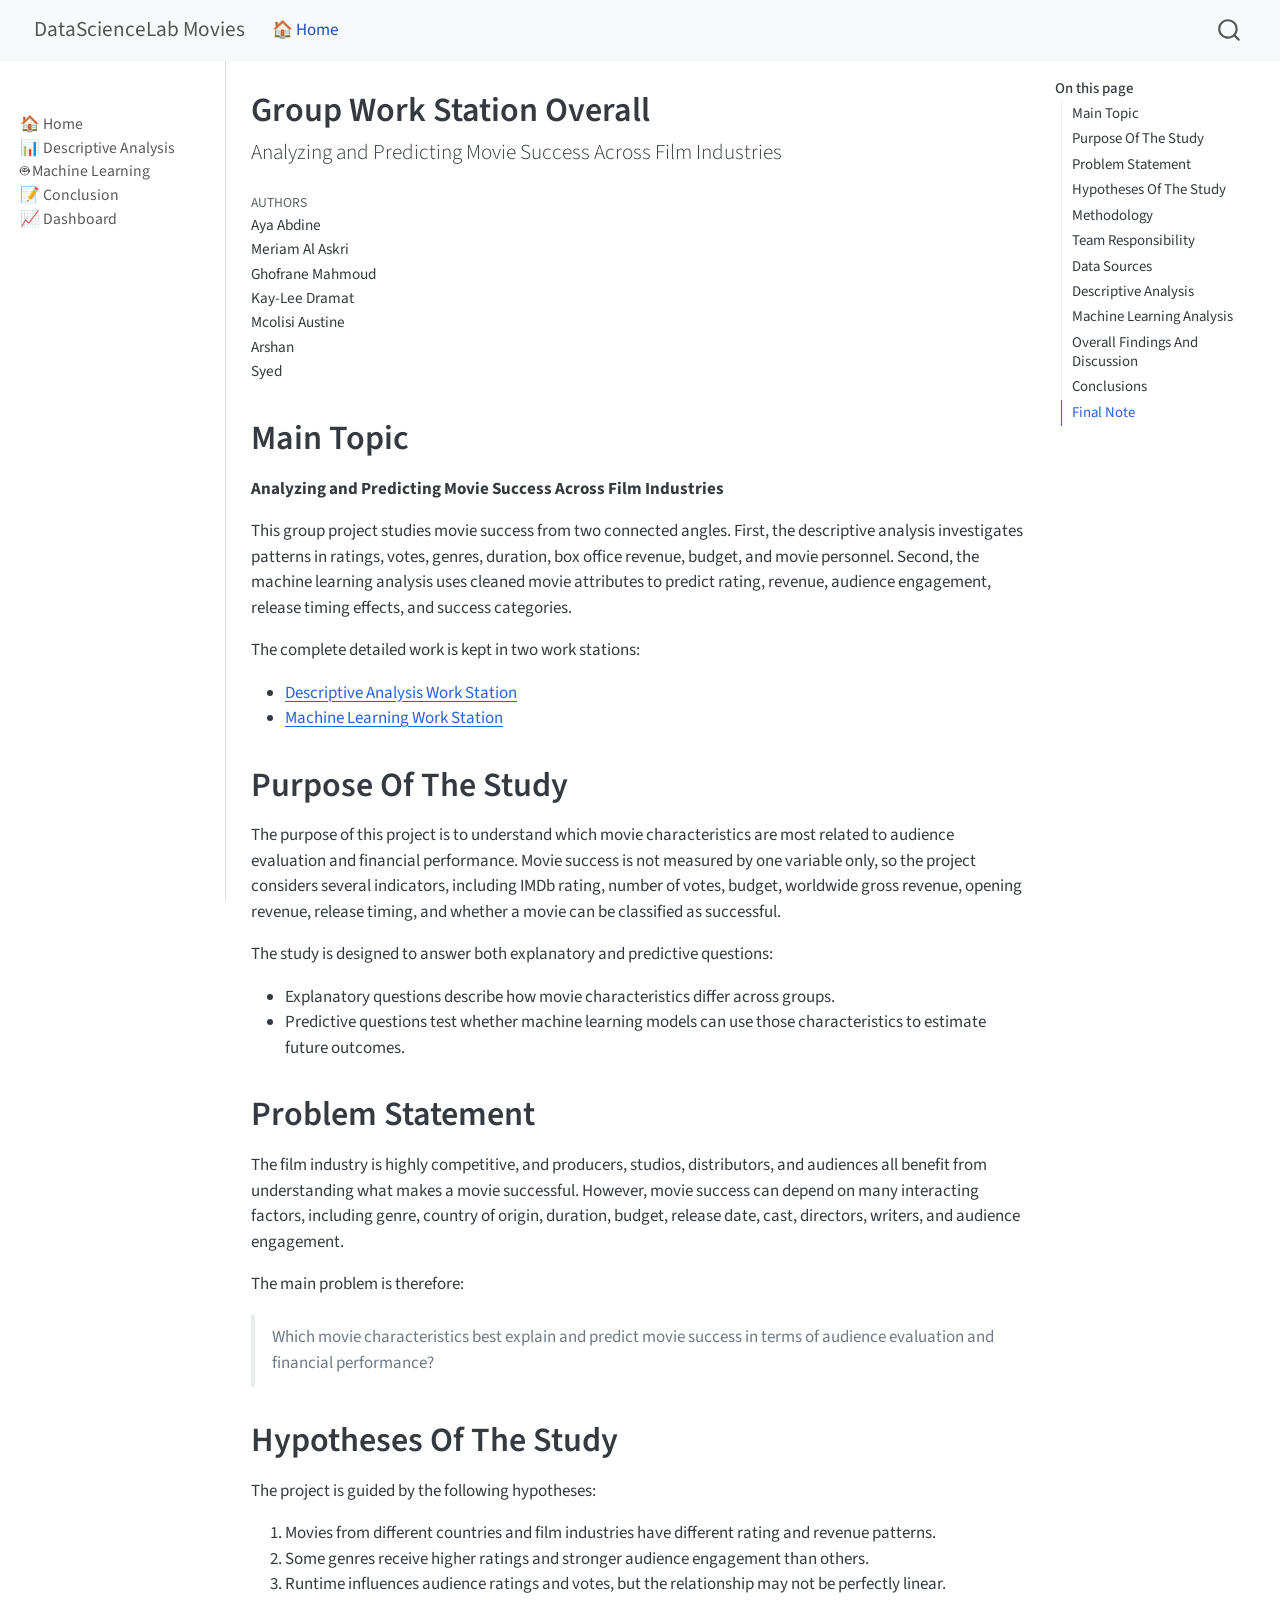
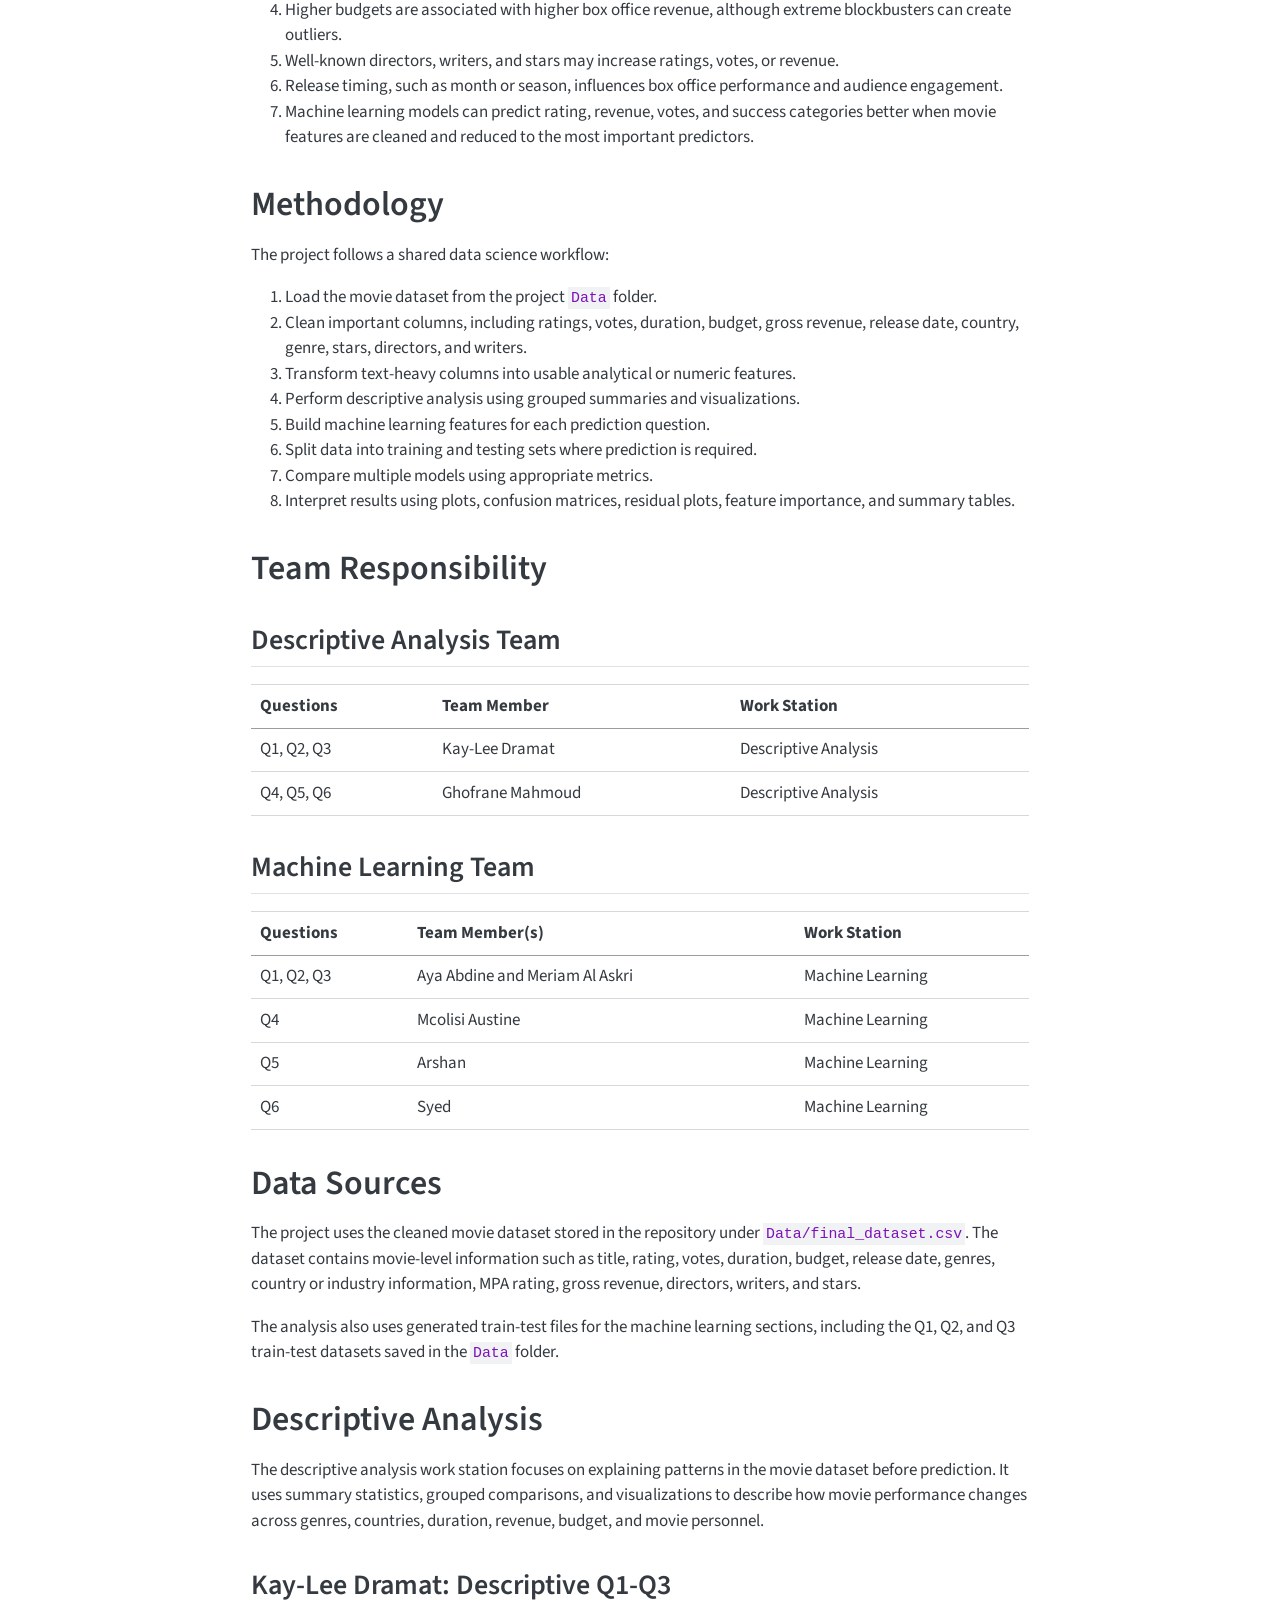
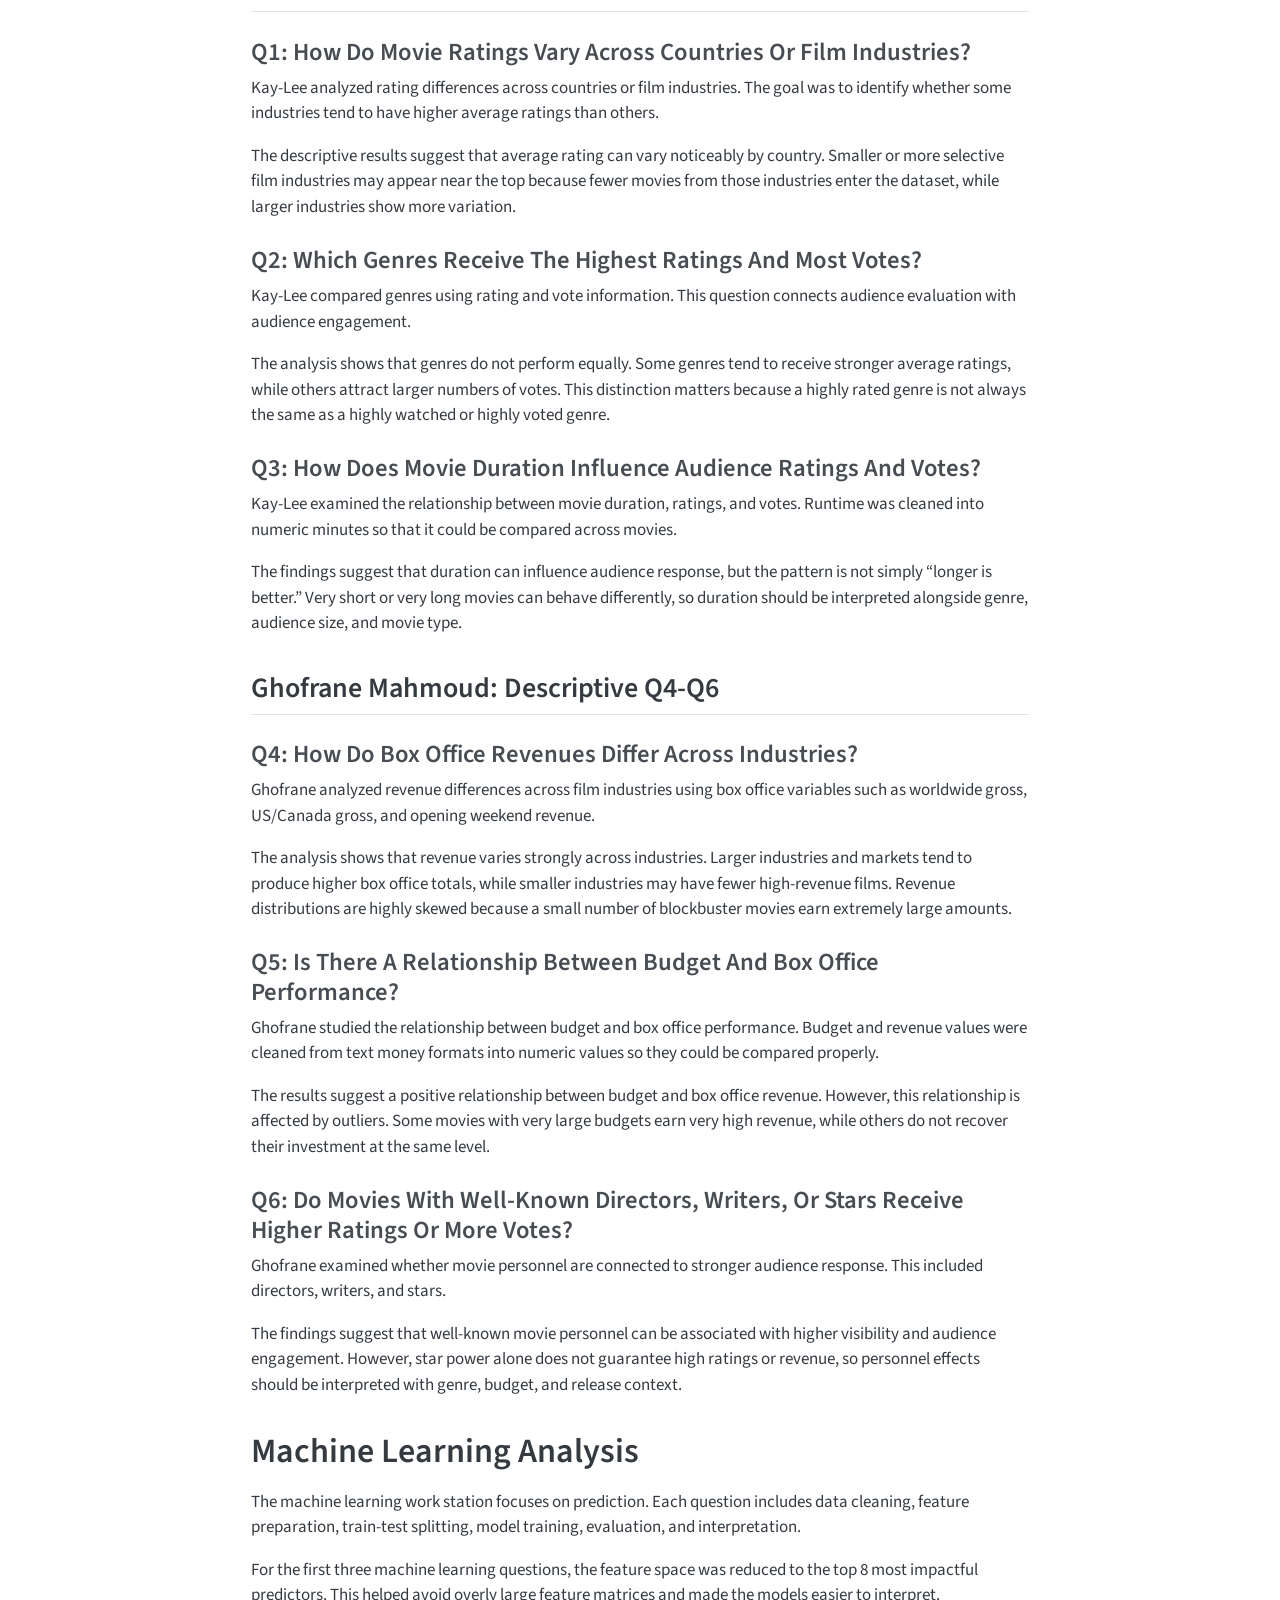
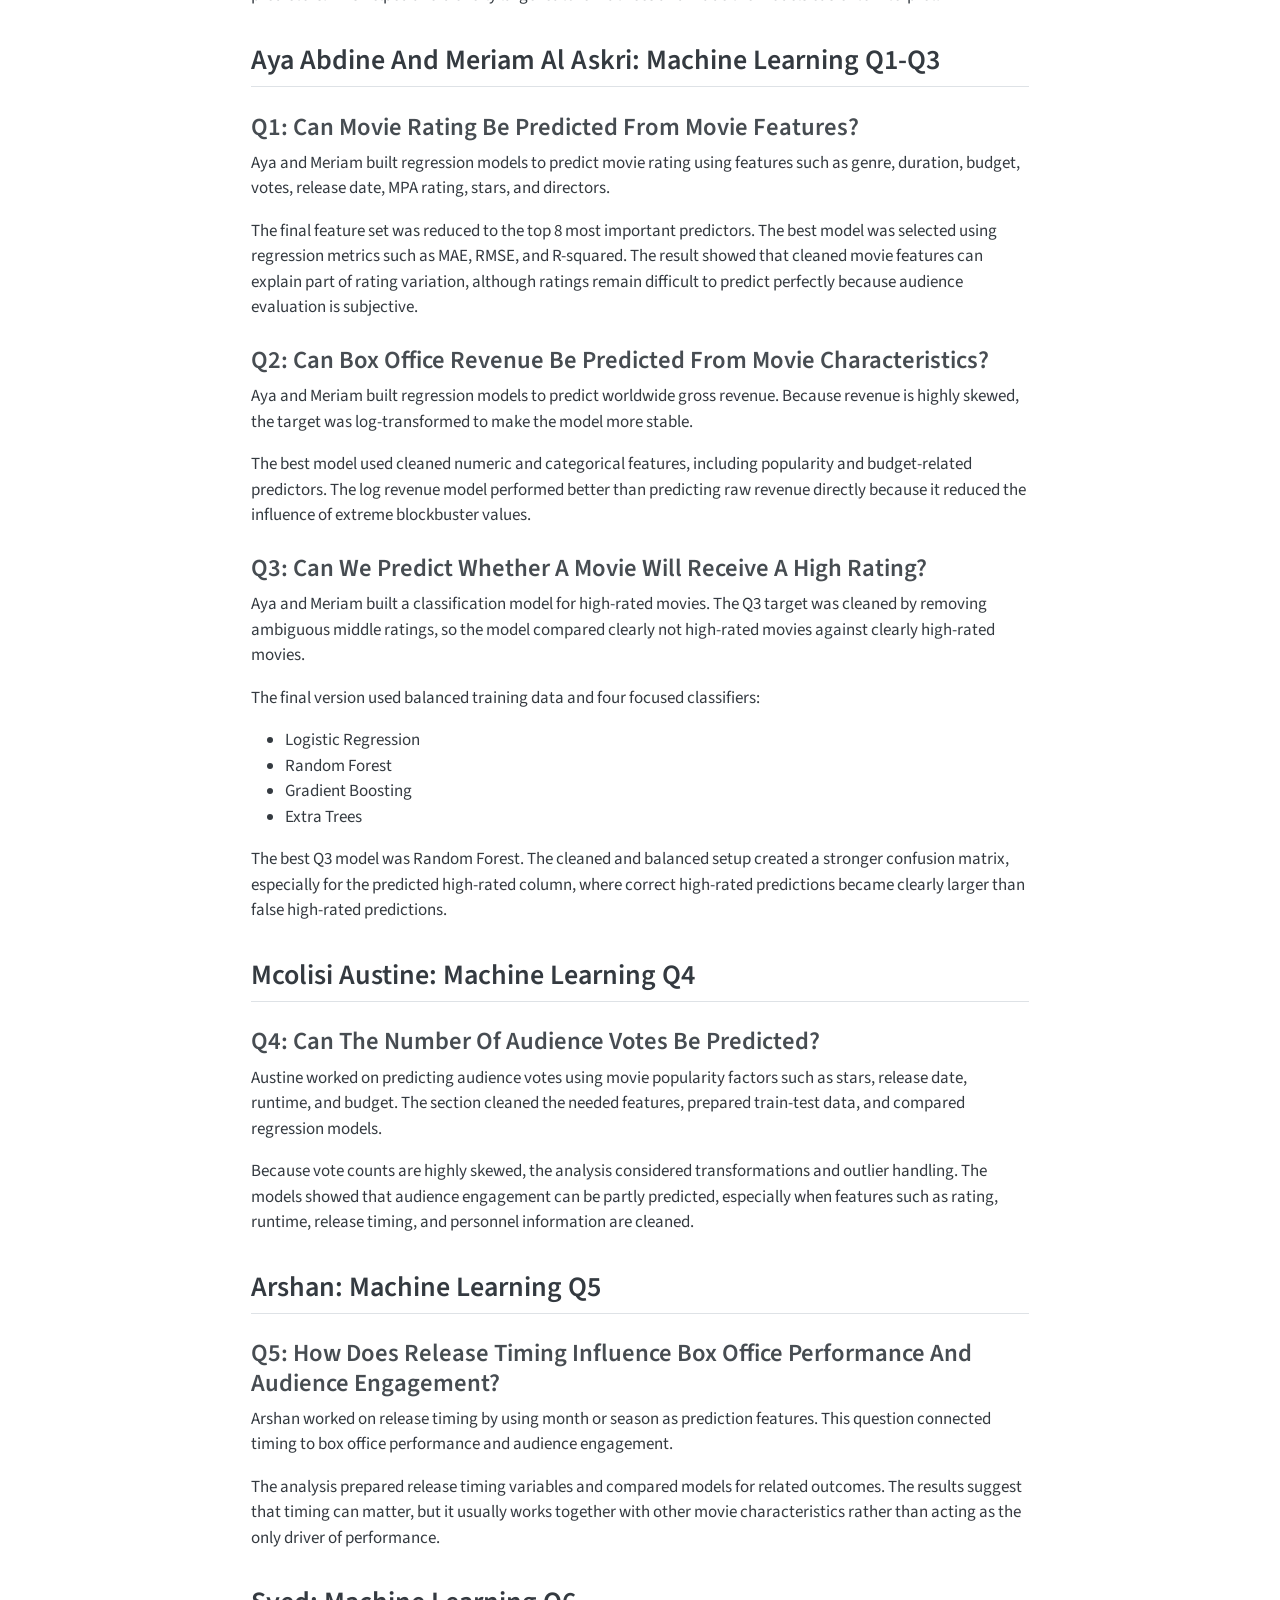
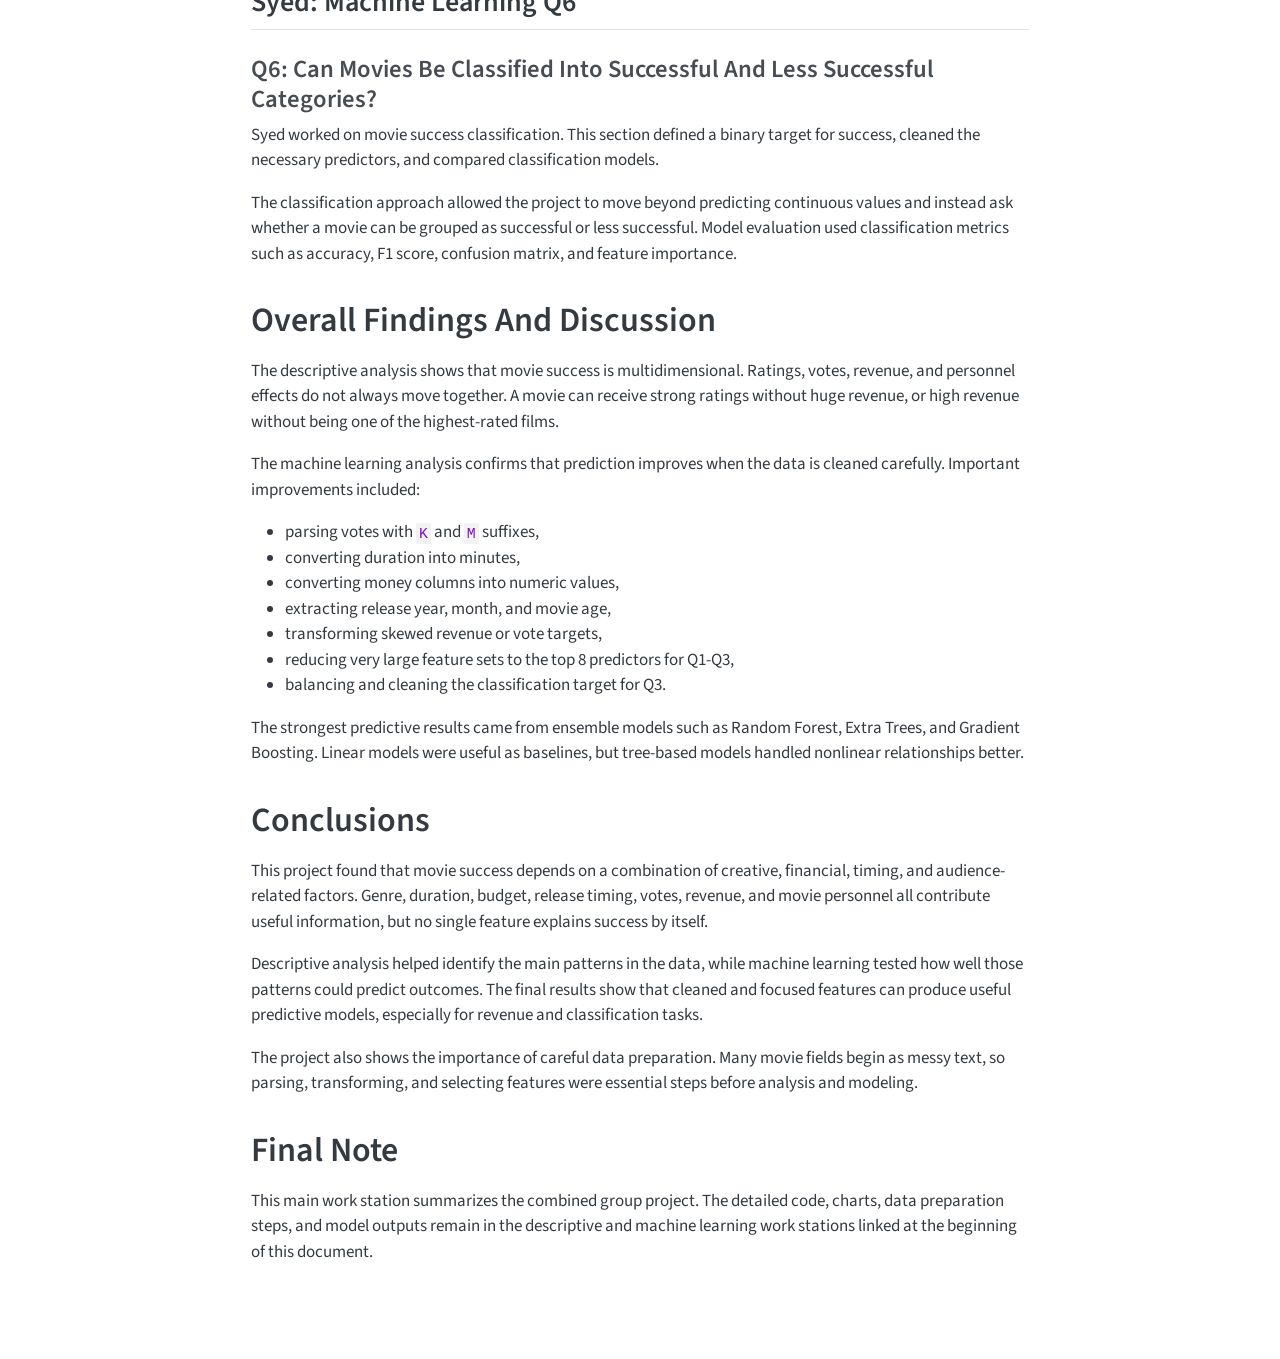
<file: MAIN WORK STATION FOR ALL.html>
<!DOCTYPE html>
<html xmlns="http://www.w3.org/1999/xhtml" lang="en" xml:lang="en"><head>

<meta charset="utf-8">
<meta name="generator" content="quarto-1.8.25">

<meta name="viewport" content="width=device-width, initial-scale=1.0, user-scalable=yes">


<title>Group Work Station Overall – DataScienceLab Movies</title>
<style>
code{white-space: pre-wrap;}
span.smallcaps{font-variant: small-caps;}
div.columns{display: flex; gap: min(4vw, 1.5em);}
div.column{flex: auto; overflow-x: auto;}
div.hanging-indent{margin-left: 1.5em; text-indent: -1.5em;}
ul.task-list{list-style: none;}
ul.task-list li input[type="checkbox"] {
  width: 0.8em;
  margin: 0 0.8em 0.2em -1em; /* quarto-specific, see https://github.com/quarto-dev/quarto-cli/issues/4556 */ 
  vertical-align: middle;
}
</style>


<script src="site_libs/quarto-nav/quarto-nav.js"></script>
<script src="site_libs/quarto-nav/headroom.min.js"></script>
<script src="site_libs/clipboard/clipboard.min.js"></script>
<script src="site_libs/quarto-search/autocomplete.umd.js"></script>
<script src="site_libs/quarto-search/fuse.min.js"></script>
<script src="site_libs/quarto-search/quarto-search.js"></script>
<meta name="quarto:offset" content="./">
<script src="site_libs/quarto-html/quarto.js" type="module"></script>
<script src="site_libs/quarto-html/tabsets/tabsets.js" type="module"></script>
<script src="site_libs/quarto-html/axe/axe-check.js" type="module"></script>
<script src="site_libs/quarto-html/popper.min.js"></script>
<script src="site_libs/quarto-html/tippy.umd.min.js"></script>
<script src="site_libs/quarto-html/anchor.min.js"></script>
<link href="site_libs/quarto-html/tippy.css" rel="stylesheet">
<link href="site_libs/quarto-html/quarto-syntax-highlighting-7b89279ff1a6dce999919e0e67d4d9ec.css" rel="stylesheet" id="quarto-text-highlighting-styles">
<script src="site_libs/bootstrap/bootstrap.min.js"></script>
<link href="site_libs/bootstrap/bootstrap-icons.css" rel="stylesheet">
<link href="site_libs/bootstrap/bootstrap-43081d808c96cc46af55a3a816ae9eed.min.css" rel="stylesheet" append-hash="true" id="quarto-bootstrap" data-mode="light">
<script id="quarto-search-options" type="application/json">{
  "location": "navbar",
  "copy-button": false,
  "collapse-after": 3,
  "panel-placement": "end",
  "type": "overlay",
  "limit": 50,
  "keyboard-shortcut": [
    "f",
    "/",
    "s"
  ],
  "show-item-context": false,
  "language": {
    "search-no-results-text": "No results",
    "search-matching-documents-text": "matching documents",
    "search-copy-link-title": "Copy link to search",
    "search-hide-matches-text": "Hide additional matches",
    "search-more-match-text": "more match in this document",
    "search-more-matches-text": "more matches in this document",
    "search-clear-button-title": "Clear",
    "search-text-placeholder": "",
    "search-detached-cancel-button-title": "Cancel",
    "search-submit-button-title": "Submit",
    "search-label": "Search"
  }
}</script>


</head>

<body class="nav-sidebar docked nav-fixed quarto-light">

<div id="quarto-search-results"></div>
  <header id="quarto-header" class="headroom fixed-top">
    <nav class="navbar navbar-expand-lg " data-bs-theme="dark">
      <div class="navbar-container container-fluid">
      <div class="navbar-brand-container mx-auto">
    <a href="./index.html" class="navbar-brand navbar-brand-logo">
    </a>
    <a class="navbar-brand" href="./index.html">
    <span class="navbar-title">DataScienceLab Movies</span>
    </a>
  </div>
            <div id="quarto-search" class="" title="Search"></div>
          <button class="navbar-toggler" type="button" data-bs-toggle="collapse" data-bs-target="#navbarCollapse" aria-controls="navbarCollapse" role="menu" aria-expanded="false" aria-label="Toggle navigation" onclick="if (window.quartoToggleHeadroom) { window.quartoToggleHeadroom(); }">
  <span class="navbar-toggler-icon"></span>
</button>
          <div class="collapse navbar-collapse" id="navbarCollapse">
            <ul class="navbar-nav navbar-nav-scroll me-auto">
  <li class="nav-item">
    <a class="nav-link active" href="./index.html" aria-current="page"> 
<span class="menu-text">🏠 Home</span></a>
  </li>  
</ul>
          </div> <!-- /navcollapse -->
            <div class="quarto-navbar-tools">
</div>
      </div> <!-- /container-fluid -->
    </nav>
  <nav class="quarto-secondary-nav">
    <div class="container-fluid d-flex">
      <button type="button" class="quarto-btn-toggle btn" data-bs-toggle="collapse" role="button" data-bs-target=".quarto-sidebar-collapse-item" aria-controls="quarto-sidebar" aria-expanded="false" aria-label="Toggle sidebar navigation" onclick="if (window.quartoToggleHeadroom) { window.quartoToggleHeadroom(); }">
        <i class="bi bi-layout-text-sidebar-reverse"></i>
      </button>
        <nav class="quarto-page-breadcrumbs" aria-label="breadcrumb"><ol class="breadcrumb"><li class="breadcrumb-item">Group Work Station Overall</li></ol></nav>
        <a class="flex-grow-1" role="navigation" data-bs-toggle="collapse" data-bs-target=".quarto-sidebar-collapse-item" aria-controls="quarto-sidebar" aria-expanded="false" aria-label="Toggle sidebar navigation" onclick="if (window.quartoToggleHeadroom) { window.quartoToggleHeadroom(); }">      
        </a>
    </div>
  </nav>
</header>
<!-- content -->
<div id="quarto-content" class="quarto-container page-columns page-rows-contents page-layout-article page-navbar">
<!-- sidebar -->
  <nav id="quarto-sidebar" class="sidebar collapse collapse-horizontal quarto-sidebar-collapse-item sidebar-navigation docked overflow-auto">
    <div class="pt-lg-2 mt-2 text-left sidebar-header">
      <a href="./index.html" class="sidebar-logo-link">
      </a>
      </div>
    <div class="sidebar-menu-container"> 
    <ul class="list-unstyled mt-1">
        <li class="sidebar-item">
  <div class="sidebar-item-container"> 
  <a href="./index.html" class="sidebar-item-text sidebar-link">
 <span class="menu-text">🏠 Home</span></a>
  </div>
</li>
        <li class="sidebar-item">
  <div class="sidebar-item-container"> 
  <a href="./sec1.html" class="sidebar-item-text sidebar-link">
 <span class="menu-text">📊 Descriptive Analysis</span></a>
  </div>
</li>
        <li class="sidebar-item">
  <div class="sidebar-item-container"> 
  <a href="./sec2.html" class="sidebar-item-text sidebar-link">
 <span class="menu-text">🤖 Machine Learning</span></a>
  </div>
</li>
        <li class="sidebar-item">
  <div class="sidebar-item-container"> 
  <a href="./conclusion.html" class="sidebar-item-text sidebar-link">
 <span class="menu-text">📝 Conclusion</span></a>
  </div>
</li>
        <li class="sidebar-item">
  <div class="sidebar-item-container"> 
  <a href="./dashboard.html" class="sidebar-item-text sidebar-link">
 <span class="menu-text">📈 Dashboard</span></a>
  </div>
</li>
    </ul>
    </div>
</nav>
<div id="quarto-sidebar-glass" class="quarto-sidebar-collapse-item" data-bs-toggle="collapse" data-bs-target=".quarto-sidebar-collapse-item"></div>
<!-- margin-sidebar -->
    <div id="quarto-margin-sidebar" class="sidebar margin-sidebar">
        <nav id="TOC" role="doc-toc" class="toc-active">
    <h2 id="toc-title">On this page</h2>
   
  <ul>
  <li><a href="#main-topic" id="toc-main-topic" class="nav-link active" data-scroll-target="#main-topic">Main Topic</a></li>
  <li><a href="#purpose-of-the-study" id="toc-purpose-of-the-study" class="nav-link" data-scroll-target="#purpose-of-the-study">Purpose Of The Study</a></li>
  <li><a href="#problem-statement" id="toc-problem-statement" class="nav-link" data-scroll-target="#problem-statement">Problem Statement</a></li>
  <li><a href="#hypotheses-of-the-study" id="toc-hypotheses-of-the-study" class="nav-link" data-scroll-target="#hypotheses-of-the-study">Hypotheses Of The Study</a></li>
  <li><a href="#methodology" id="toc-methodology" class="nav-link" data-scroll-target="#methodology">Methodology</a></li>
  <li><a href="#team-responsibility" id="toc-team-responsibility" class="nav-link" data-scroll-target="#team-responsibility">Team Responsibility</a>
  <ul>
  <li><a href="#descriptive-analysis-team" id="toc-descriptive-analysis-team" class="nav-link" data-scroll-target="#descriptive-analysis-team">Descriptive Analysis Team</a></li>
  <li><a href="#machine-learning-team" id="toc-machine-learning-team" class="nav-link" data-scroll-target="#machine-learning-team">Machine Learning Team</a></li>
  </ul></li>
  <li><a href="#data-sources" id="toc-data-sources" class="nav-link" data-scroll-target="#data-sources">Data Sources</a></li>
  <li><a href="#descriptive-analysis" id="toc-descriptive-analysis" class="nav-link" data-scroll-target="#descriptive-analysis">Descriptive Analysis</a>
  <ul>
  <li><a href="#kay-lee-dramat-descriptive-q1-q3" id="toc-kay-lee-dramat-descriptive-q1-q3" class="nav-link" data-scroll-target="#kay-lee-dramat-descriptive-q1-q3">Kay-Lee Dramat: Descriptive Q1-Q3</a>
  <ul class="collapse">
  <li><a href="#q1-how-do-movie-ratings-vary-across-countries-or-film-industries" id="toc-q1-how-do-movie-ratings-vary-across-countries-or-film-industries" class="nav-link" data-scroll-target="#q1-how-do-movie-ratings-vary-across-countries-or-film-industries">Q1: How Do Movie Ratings Vary Across Countries Or Film Industries?</a></li>
  <li><a href="#q2-which-genres-receive-the-highest-ratings-and-most-votes" id="toc-q2-which-genres-receive-the-highest-ratings-and-most-votes" class="nav-link" data-scroll-target="#q2-which-genres-receive-the-highest-ratings-and-most-votes">Q2: Which Genres Receive The Highest Ratings And Most Votes?</a></li>
  <li><a href="#q3-how-does-movie-duration-influence-audience-ratings-and-votes" id="toc-q3-how-does-movie-duration-influence-audience-ratings-and-votes" class="nav-link" data-scroll-target="#q3-how-does-movie-duration-influence-audience-ratings-and-votes">Q3: How Does Movie Duration Influence Audience Ratings And Votes?</a></li>
  </ul></li>
  <li><a href="#ghofrane-mahmoud-descriptive-q4-q6" id="toc-ghofrane-mahmoud-descriptive-q4-q6" class="nav-link" data-scroll-target="#ghofrane-mahmoud-descriptive-q4-q6">Ghofrane Mahmoud: Descriptive Q4-Q6</a>
  <ul class="collapse">
  <li><a href="#q4-how-do-box-office-revenues-differ-across-industries" id="toc-q4-how-do-box-office-revenues-differ-across-industries" class="nav-link" data-scroll-target="#q4-how-do-box-office-revenues-differ-across-industries">Q4: How Do Box Office Revenues Differ Across Industries?</a></li>
  <li><a href="#q5-is-there-a-relationship-between-budget-and-box-office-performance" id="toc-q5-is-there-a-relationship-between-budget-and-box-office-performance" class="nav-link" data-scroll-target="#q5-is-there-a-relationship-between-budget-and-box-office-performance">Q5: Is There A Relationship Between Budget And Box Office Performance?</a></li>
  <li><a href="#q6-do-movies-with-well-known-directors-writers-or-stars-receive-higher-ratings-or-more-votes" id="toc-q6-do-movies-with-well-known-directors-writers-or-stars-receive-higher-ratings-or-more-votes" class="nav-link" data-scroll-target="#q6-do-movies-with-well-known-directors-writers-or-stars-receive-higher-ratings-or-more-votes">Q6: Do Movies With Well-Known Directors, Writers, Or Stars Receive Higher Ratings Or More Votes?</a></li>
  </ul></li>
  </ul></li>
  <li><a href="#machine-learning-analysis" id="toc-machine-learning-analysis" class="nav-link" data-scroll-target="#machine-learning-analysis">Machine Learning Analysis</a>
  <ul>
  <li><a href="#aya-abdine-and-meriam-al-askri-machine-learning-q1-q3" id="toc-aya-abdine-and-meriam-al-askri-machine-learning-q1-q3" class="nav-link" data-scroll-target="#aya-abdine-and-meriam-al-askri-machine-learning-q1-q3">Aya Abdine And Meriam Al Askri: Machine Learning Q1-Q3</a>
  <ul class="collapse">
  <li><a href="#q1-can-movie-rating-be-predicted-from-movie-features" id="toc-q1-can-movie-rating-be-predicted-from-movie-features" class="nav-link" data-scroll-target="#q1-can-movie-rating-be-predicted-from-movie-features">Q1: Can Movie Rating Be Predicted From Movie Features?</a></li>
  <li><a href="#q2-can-box-office-revenue-be-predicted-from-movie-characteristics" id="toc-q2-can-box-office-revenue-be-predicted-from-movie-characteristics" class="nav-link" data-scroll-target="#q2-can-box-office-revenue-be-predicted-from-movie-characteristics">Q2: Can Box Office Revenue Be Predicted From Movie Characteristics?</a></li>
  <li><a href="#q3-can-we-predict-whether-a-movie-will-receive-a-high-rating" id="toc-q3-can-we-predict-whether-a-movie-will-receive-a-high-rating" class="nav-link" data-scroll-target="#q3-can-we-predict-whether-a-movie-will-receive-a-high-rating">Q3: Can We Predict Whether A Movie Will Receive A High Rating?</a></li>
  </ul></li>
  <li><a href="#mcolisi-austine-machine-learning-q4" id="toc-mcolisi-austine-machine-learning-q4" class="nav-link" data-scroll-target="#mcolisi-austine-machine-learning-q4">Mcolisi Austine: Machine Learning Q4</a>
  <ul class="collapse">
  <li><a href="#q4-can-the-number-of-audience-votes-be-predicted" id="toc-q4-can-the-number-of-audience-votes-be-predicted" class="nav-link" data-scroll-target="#q4-can-the-number-of-audience-votes-be-predicted">Q4: Can The Number Of Audience Votes Be Predicted?</a></li>
  </ul></li>
  <li><a href="#arshan-machine-learning-q5" id="toc-arshan-machine-learning-q5" class="nav-link" data-scroll-target="#arshan-machine-learning-q5">Arshan: Machine Learning Q5</a>
  <ul class="collapse">
  <li><a href="#q5-how-does-release-timing-influence-box-office-performance-and-audience-engagement" id="toc-q5-how-does-release-timing-influence-box-office-performance-and-audience-engagement" class="nav-link" data-scroll-target="#q5-how-does-release-timing-influence-box-office-performance-and-audience-engagement">Q5: How Does Release Timing Influence Box Office Performance And Audience Engagement?</a></li>
  </ul></li>
  <li><a href="#syed-machine-learning-q6" id="toc-syed-machine-learning-q6" class="nav-link" data-scroll-target="#syed-machine-learning-q6">Syed: Machine Learning Q6</a>
  <ul class="collapse">
  <li><a href="#q6-can-movies-be-classified-into-successful-and-less-successful-categories" id="toc-q6-can-movies-be-classified-into-successful-and-less-successful-categories" class="nav-link" data-scroll-target="#q6-can-movies-be-classified-into-successful-and-less-successful-categories">Q6: Can Movies Be Classified Into Successful And Less Successful Categories?</a></li>
  </ul></li>
  </ul></li>
  <li><a href="#overall-findings-and-discussion" id="toc-overall-findings-and-discussion" class="nav-link" data-scroll-target="#overall-findings-and-discussion">Overall Findings And Discussion</a></li>
  <li><a href="#conclusions" id="toc-conclusions" class="nav-link" data-scroll-target="#conclusions">Conclusions</a></li>
  <li><a href="#final-note" id="toc-final-note" class="nav-link" data-scroll-target="#final-note">Final Note</a></li>
  </ul>
</nav>
    </div>
<!-- main -->
<main class="content" id="quarto-document-content">

<header id="title-block-header" class="quarto-title-block default">
<div class="quarto-title">
<h1 class="title">Group Work Station Overall</h1>
<p class="subtitle lead">Analyzing and Predicting Movie Success Across Film Industries</p>
</div>



<div class="quarto-title-meta">

    <div>
    <div class="quarto-title-meta-heading">Authors</div>
    <div class="quarto-title-meta-contents">
             <p>Aya Abdine </p>
             <p>Meriam Al Askri </p>
             <p>Ghofrane Mahmoud </p>
             <p>Kay-Lee Dramat </p>
             <p>Mcolisi Austine </p>
             <p>Arshan </p>
             <p>Syed </p>
          </div>
  </div>
    
  
    
  </div>
  


</header>


<section id="main-topic" class="level1">
<h1>Main Topic</h1>
<p><strong>Analyzing and Predicting Movie Success Across Film Industries</strong></p>
<p>This group project studies movie success from two connected angles. First, the descriptive analysis investigates patterns in ratings, votes, genres, duration, box office revenue, budget, and movie personnel. Second, the machine learning analysis uses cleaned movie attributes to predict rating, revenue, audience engagement, release timing effects, and success categories.</p>
<p>The complete detailed work is kept in two work stations:</p>
<ul>
<li><a href="WORK STATION FOR DESCRIPTIVE ANALYSIS.ipynb">Descriptive Analysis Work Station</a></li>
<li><a href="WORK STATION FOR MACHINE LEARNING.ipynb">Machine Learning Work Station</a></li>
</ul>
</section>
<section id="purpose-of-the-study" class="level1">
<h1>Purpose Of The Study</h1>
<p>The purpose of this project is to understand which movie characteristics are most related to audience evaluation and financial performance. Movie success is not measured by one variable only, so the project considers several indicators, including IMDb rating, number of votes, budget, worldwide gross revenue, opening revenue, release timing, and whether a movie can be classified as successful.</p>
<p>The study is designed to answer both explanatory and predictive questions:</p>
<ul>
<li>Explanatory questions describe how movie characteristics differ across groups.</li>
<li>Predictive questions test whether machine learning models can use those characteristics to estimate future outcomes.</li>
</ul>
</section>
<section id="problem-statement" class="level1">
<h1>Problem Statement</h1>
<p>The film industry is highly competitive, and producers, studios, distributors, and audiences all benefit from understanding what makes a movie successful. However, movie success can depend on many interacting factors, including genre, country of origin, duration, budget, release date, cast, directors, writers, and audience engagement.</p>
<p>The main problem is therefore:</p>
<blockquote class="blockquote">
<p>Which movie characteristics best explain and predict movie success in terms of audience evaluation and financial performance?</p>
</blockquote>
</section>
<section id="hypotheses-of-the-study" class="level1">
<h1>Hypotheses Of The Study</h1>
<p>The project is guided by the following hypotheses:</p>
<ol type="1">
<li>Movies from different countries and film industries have different rating and revenue patterns.</li>
<li>Some genres receive higher ratings and stronger audience engagement than others.</li>
<li>Runtime influences audience ratings and votes, but the relationship may not be perfectly linear.</li>
<li>Higher budgets are associated with higher box office revenue, although extreme blockbusters can create outliers.</li>
<li>Well-known directors, writers, and stars may increase ratings, votes, or revenue.</li>
<li>Release timing, such as month or season, influences box office performance and audience engagement.</li>
<li>Machine learning models can predict rating, revenue, votes, and success categories better when movie features are cleaned and reduced to the most important predictors.</li>
</ol>
</section>
<section id="methodology" class="level1">
<h1>Methodology</h1>
<p>The project follows a shared data science workflow:</p>
<ol type="1">
<li>Load the movie dataset from the project <code>Data</code> folder.</li>
<li>Clean important columns, including ratings, votes, duration, budget, gross revenue, release date, country, genre, stars, directors, and writers.</li>
<li>Transform text-heavy columns into usable analytical or numeric features.</li>
<li>Perform descriptive analysis using grouped summaries and visualizations.</li>
<li>Build machine learning features for each prediction question.</li>
<li>Split data into training and testing sets where prediction is required.</li>
<li>Compare multiple models using appropriate metrics.</li>
<li>Interpret results using plots, confusion matrices, residual plots, feature importance, and summary tables.</li>
</ol>
</section>
<section id="team-responsibility" class="level1">
<h1>Team Responsibility</h1>
<section id="descriptive-analysis-team" class="level2">
<h2 class="anchored" data-anchor-id="descriptive-analysis-team">Descriptive Analysis Team</h2>
<table class="caption-top table">
<thead>
<tr class="header">
<th>Questions</th>
<th>Team Member</th>
<th>Work Station</th>
</tr>
</thead>
<tbody>
<tr class="odd">
<td>Q1, Q2, Q3</td>
<td>Kay-Lee Dramat</td>
<td>Descriptive Analysis</td>
</tr>
<tr class="even">
<td>Q4, Q5, Q6</td>
<td>Ghofrane Mahmoud</td>
<td>Descriptive Analysis</td>
</tr>
</tbody>
</table>
</section>
<section id="machine-learning-team" class="level2">
<h2 class="anchored" data-anchor-id="machine-learning-team">Machine Learning Team</h2>
<table class="caption-top table">
<thead>
<tr class="header">
<th>Questions</th>
<th>Team Member(s)</th>
<th>Work Station</th>
</tr>
</thead>
<tbody>
<tr class="odd">
<td>Q1, Q2, Q3</td>
<td>Aya Abdine and Meriam Al Askri</td>
<td>Machine Learning</td>
</tr>
<tr class="even">
<td>Q4</td>
<td>Mcolisi Austine</td>
<td>Machine Learning</td>
</tr>
<tr class="odd">
<td>Q5</td>
<td>Arshan</td>
<td>Machine Learning</td>
</tr>
<tr class="even">
<td>Q6</td>
<td>Syed</td>
<td>Machine Learning</td>
</tr>
</tbody>
</table>
</section>
</section>
<section id="data-sources" class="level1">
<h1>Data Sources</h1>
<p>The project uses the cleaned movie dataset stored in the repository under <code>Data/final_dataset.csv</code>. The dataset contains movie-level information such as title, rating, votes, duration, budget, release date, genres, country or industry information, MPA rating, gross revenue, directors, writers, and stars.</p>
<p>The analysis also uses generated train-test files for the machine learning sections, including the Q1, Q2, and Q3 train-test datasets saved in the <code>Data</code> folder.</p>
</section>
<section id="descriptive-analysis" class="level1">
<h1>Descriptive Analysis</h1>
<p>The descriptive analysis work station focuses on explaining patterns in the movie dataset before prediction. It uses summary statistics, grouped comparisons, and visualizations to describe how movie performance changes across genres, countries, duration, revenue, budget, and movie personnel.</p>
<section id="kay-lee-dramat-descriptive-q1-q3" class="level2">
<h2 class="anchored" data-anchor-id="kay-lee-dramat-descriptive-q1-q3">Kay-Lee Dramat: Descriptive Q1-Q3</h2>
<section id="q1-how-do-movie-ratings-vary-across-countries-or-film-industries" class="level3">
<h3 class="anchored" data-anchor-id="q1-how-do-movie-ratings-vary-across-countries-or-film-industries">Q1: How Do Movie Ratings Vary Across Countries Or Film Industries?</h3>
<p>Kay-Lee analyzed rating differences across countries or film industries. The goal was to identify whether some industries tend to have higher average ratings than others.</p>
<p>The descriptive results suggest that average rating can vary noticeably by country. Smaller or more selective film industries may appear near the top because fewer movies from those industries enter the dataset, while larger industries show more variation.</p>
</section>
<section id="q2-which-genres-receive-the-highest-ratings-and-most-votes" class="level3">
<h3 class="anchored" data-anchor-id="q2-which-genres-receive-the-highest-ratings-and-most-votes">Q2: Which Genres Receive The Highest Ratings And Most Votes?</h3>
<p>Kay-Lee compared genres using rating and vote information. This question connects audience evaluation with audience engagement.</p>
<p>The analysis shows that genres do not perform equally. Some genres tend to receive stronger average ratings, while others attract larger numbers of votes. This distinction matters because a highly rated genre is not always the same as a highly watched or highly voted genre.</p>
</section>
<section id="q3-how-does-movie-duration-influence-audience-ratings-and-votes" class="level3">
<h3 class="anchored" data-anchor-id="q3-how-does-movie-duration-influence-audience-ratings-and-votes">Q3: How Does Movie Duration Influence Audience Ratings And Votes?</h3>
<p>Kay-Lee examined the relationship between movie duration, ratings, and votes. Runtime was cleaned into numeric minutes so that it could be compared across movies.</p>
<p>The findings suggest that duration can influence audience response, but the pattern is not simply “longer is better.” Very short or very long movies can behave differently, so duration should be interpreted alongside genre, audience size, and movie type.</p>
</section>
</section>
<section id="ghofrane-mahmoud-descriptive-q4-q6" class="level2">
<h2 class="anchored" data-anchor-id="ghofrane-mahmoud-descriptive-q4-q6">Ghofrane Mahmoud: Descriptive Q4-Q6</h2>
<section id="q4-how-do-box-office-revenues-differ-across-industries" class="level3">
<h3 class="anchored" data-anchor-id="q4-how-do-box-office-revenues-differ-across-industries">Q4: How Do Box Office Revenues Differ Across Industries?</h3>
<p>Ghofrane analyzed revenue differences across film industries using box office variables such as worldwide gross, US/Canada gross, and opening weekend revenue.</p>
<p>The analysis shows that revenue varies strongly across industries. Larger industries and markets tend to produce higher box office totals, while smaller industries may have fewer high-revenue films. Revenue distributions are highly skewed because a small number of blockbuster movies earn extremely large amounts.</p>
</section>
<section id="q5-is-there-a-relationship-between-budget-and-box-office-performance" class="level3">
<h3 class="anchored" data-anchor-id="q5-is-there-a-relationship-between-budget-and-box-office-performance">Q5: Is There A Relationship Between Budget And Box Office Performance?</h3>
<p>Ghofrane studied the relationship between budget and box office performance. Budget and revenue values were cleaned from text money formats into numeric values so they could be compared properly.</p>
<p>The results suggest a positive relationship between budget and box office revenue. However, this relationship is affected by outliers. Some movies with very large budgets earn very high revenue, while others do not recover their investment at the same level.</p>
</section>
<section id="q6-do-movies-with-well-known-directors-writers-or-stars-receive-higher-ratings-or-more-votes" class="level3">
<h3 class="anchored" data-anchor-id="q6-do-movies-with-well-known-directors-writers-or-stars-receive-higher-ratings-or-more-votes">Q6: Do Movies With Well-Known Directors, Writers, Or Stars Receive Higher Ratings Or More Votes?</h3>
<p>Ghofrane examined whether movie personnel are connected to stronger audience response. This included directors, writers, and stars.</p>
<p>The findings suggest that well-known movie personnel can be associated with higher visibility and audience engagement. However, star power alone does not guarantee high ratings or revenue, so personnel effects should be interpreted with genre, budget, and release context.</p>
</section>
</section>
</section>
<section id="machine-learning-analysis" class="level1">
<h1>Machine Learning Analysis</h1>
<p>The machine learning work station focuses on prediction. Each question includes data cleaning, feature preparation, train-test splitting, model training, evaluation, and interpretation.</p>
<p>For the first three machine learning questions, the feature space was reduced to the top 8 most impactful predictors. This helped avoid overly large feature matrices and made the models easier to interpret.</p>
<section id="aya-abdine-and-meriam-al-askri-machine-learning-q1-q3" class="level2">
<h2 class="anchored" data-anchor-id="aya-abdine-and-meriam-al-askri-machine-learning-q1-q3">Aya Abdine And Meriam Al Askri: Machine Learning Q1-Q3</h2>
<section id="q1-can-movie-rating-be-predicted-from-movie-features" class="level3">
<h3 class="anchored" data-anchor-id="q1-can-movie-rating-be-predicted-from-movie-features">Q1: Can Movie Rating Be Predicted From Movie Features?</h3>
<p>Aya and Meriam built regression models to predict movie rating using features such as genre, duration, budget, votes, release date, MPA rating, stars, and directors.</p>
<p>The final feature set was reduced to the top 8 most important predictors. The best model was selected using regression metrics such as MAE, RMSE, and R-squared. The result showed that cleaned movie features can explain part of rating variation, although ratings remain difficult to predict perfectly because audience evaluation is subjective.</p>
</section>
<section id="q2-can-box-office-revenue-be-predicted-from-movie-characteristics" class="level3">
<h3 class="anchored" data-anchor-id="q2-can-box-office-revenue-be-predicted-from-movie-characteristics">Q2: Can Box Office Revenue Be Predicted From Movie Characteristics?</h3>
<p>Aya and Meriam built regression models to predict worldwide gross revenue. Because revenue is highly skewed, the target was log-transformed to make the model more stable.</p>
<p>The best model used cleaned numeric and categorical features, including popularity and budget-related predictors. The log revenue model performed better than predicting raw revenue directly because it reduced the influence of extreme blockbuster values.</p>
</section>
<section id="q3-can-we-predict-whether-a-movie-will-receive-a-high-rating" class="level3">
<h3 class="anchored" data-anchor-id="q3-can-we-predict-whether-a-movie-will-receive-a-high-rating">Q3: Can We Predict Whether A Movie Will Receive A High Rating?</h3>
<p>Aya and Meriam built a classification model for high-rated movies. The Q3 target was cleaned by removing ambiguous middle ratings, so the model compared clearly not high-rated movies against clearly high-rated movies.</p>
<p>The final version used balanced training data and four focused classifiers:</p>
<ul>
<li>Logistic Regression</li>
<li>Random Forest</li>
<li>Gradient Boosting</li>
<li>Extra Trees</li>
</ul>
<p>The best Q3 model was Random Forest. The cleaned and balanced setup created a stronger confusion matrix, especially for the predicted high-rated column, where correct high-rated predictions became clearly larger than false high-rated predictions.</p>
</section>
</section>
<section id="mcolisi-austine-machine-learning-q4" class="level2">
<h2 class="anchored" data-anchor-id="mcolisi-austine-machine-learning-q4">Mcolisi Austine: Machine Learning Q4</h2>
<section id="q4-can-the-number-of-audience-votes-be-predicted" class="level3">
<h3 class="anchored" data-anchor-id="q4-can-the-number-of-audience-votes-be-predicted">Q4: Can The Number Of Audience Votes Be Predicted?</h3>
<p>Austine worked on predicting audience votes using movie popularity factors such as stars, release date, runtime, and budget. The section cleaned the needed features, prepared train-test data, and compared regression models.</p>
<p>Because vote counts are highly skewed, the analysis considered transformations and outlier handling. The models showed that audience engagement can be partly predicted, especially when features such as rating, runtime, release timing, and personnel information are cleaned.</p>
</section>
</section>
<section id="arshan-machine-learning-q5" class="level2">
<h2 class="anchored" data-anchor-id="arshan-machine-learning-q5">Arshan: Machine Learning Q5</h2>
<section id="q5-how-does-release-timing-influence-box-office-performance-and-audience-engagement" class="level3">
<h3 class="anchored" data-anchor-id="q5-how-does-release-timing-influence-box-office-performance-and-audience-engagement">Q5: How Does Release Timing Influence Box Office Performance And Audience Engagement?</h3>
<p>Arshan worked on release timing by using month or season as prediction features. This question connected timing to box office performance and audience engagement.</p>
<p>The analysis prepared release timing variables and compared models for related outcomes. The results suggest that timing can matter, but it usually works together with other movie characteristics rather than acting as the only driver of performance.</p>
</section>
</section>
<section id="syed-machine-learning-q6" class="level2">
<h2 class="anchored" data-anchor-id="syed-machine-learning-q6">Syed: Machine Learning Q6</h2>
<section id="q6-can-movies-be-classified-into-successful-and-less-successful-categories" class="level3">
<h3 class="anchored" data-anchor-id="q6-can-movies-be-classified-into-successful-and-less-successful-categories">Q6: Can Movies Be Classified Into Successful And Less Successful Categories?</h3>
<p>Syed worked on movie success classification. This section defined a binary target for success, cleaned the necessary predictors, and compared classification models.</p>
<p>The classification approach allowed the project to move beyond predicting continuous values and instead ask whether a movie can be grouped as successful or less successful. Model evaluation used classification metrics such as accuracy, F1 score, confusion matrix, and feature importance.</p>
</section>
</section>
</section>
<section id="overall-findings-and-discussion" class="level1">
<h1>Overall Findings And Discussion</h1>
<p>The descriptive analysis shows that movie success is multidimensional. Ratings, votes, revenue, and personnel effects do not always move together. A movie can receive strong ratings without huge revenue, or high revenue without being one of the highest-rated films.</p>
<p>The machine learning analysis confirms that prediction improves when the data is cleaned carefully. Important improvements included:</p>
<ul>
<li>parsing votes with <code>K</code> and <code>M</code> suffixes,</li>
<li>converting duration into minutes,</li>
<li>converting money columns into numeric values,</li>
<li>extracting release year, month, and movie age,</li>
<li>transforming skewed revenue or vote targets,</li>
<li>reducing very large feature sets to the top 8 predictors for Q1-Q3,</li>
<li>balancing and cleaning the classification target for Q3.</li>
</ul>
<p>The strongest predictive results came from ensemble models such as Random Forest, Extra Trees, and Gradient Boosting. Linear models were useful as baselines, but tree-based models handled nonlinear relationships better.</p>
</section>
<section id="conclusions" class="level1">
<h1>Conclusions</h1>
<p>This project found that movie success depends on a combination of creative, financial, timing, and audience-related factors. Genre, duration, budget, release timing, votes, revenue, and movie personnel all contribute useful information, but no single feature explains success by itself.</p>
<p>Descriptive analysis helped identify the main patterns in the data, while machine learning tested how well those patterns could predict outcomes. The final results show that cleaned and focused features can produce useful predictive models, especially for revenue and classification tasks.</p>
<p>The project also shows the importance of careful data preparation. Many movie fields begin as messy text, so parsing, transforming, and selecting features were essential steps before analysis and modeling.</p>
</section>
<section id="final-note" class="level1">
<h1>Final Note</h1>
<p>This main work station summarizes the combined group project. The detailed code, charts, data preparation steps, and model outputs remain in the descriptive and machine learning work stations linked at the beginning of this document.</p>


</section>

</main> <!-- /main -->
<script id="quarto-html-after-body" type="application/javascript">
  window.document.addEventListener("DOMContentLoaded", function (event) {
    const icon = "";
    const anchorJS = new window.AnchorJS();
    anchorJS.options = {
      placement: 'right',
      icon: icon
    };
    anchorJS.add('.anchored');
    const isCodeAnnotation = (el) => {
      for (const clz of el.classList) {
        if (clz.startsWith('code-annotation-')) {                     
          return true;
        }
      }
      return false;
    }
    const onCopySuccess = function(e) {
      // button target
      const button = e.trigger;
      // don't keep focus
      button.blur();
      // flash "checked"
      button.classList.add('code-copy-button-checked');
      var currentTitle = button.getAttribute("title");
      button.setAttribute("title", "Copied!");
      let tooltip;
      if (window.bootstrap) {
        button.setAttribute("data-bs-toggle", "tooltip");
        button.setAttribute("data-bs-placement", "left");
        button.setAttribute("data-bs-title", "Copied!");
        tooltip = new bootstrap.Tooltip(button, 
          { trigger: "manual", 
            customClass: "code-copy-button-tooltip",
            offset: [0, -8]});
        tooltip.show();    
      }
      setTimeout(function() {
        if (tooltip) {
          tooltip.hide();
          button.removeAttribute("data-bs-title");
          button.removeAttribute("data-bs-toggle");
          button.removeAttribute("data-bs-placement");
        }
        button.setAttribute("title", currentTitle);
        button.classList.remove('code-copy-button-checked');
      }, 1000);
      // clear code selection
      e.clearSelection();
    }
    const getTextToCopy = function(trigger) {
      const outerScaffold = trigger.parentElement.cloneNode(true);
      const codeEl = outerScaffold.querySelector('code');
      for (const childEl of codeEl.children) {
        if (isCodeAnnotation(childEl)) {
          childEl.remove();
        }
      }
      return codeEl.innerText;
    }
    const clipboard = new window.ClipboardJS('.code-copy-button:not([data-in-quarto-modal])', {
      text: getTextToCopy
    });
    clipboard.on('success', onCopySuccess);
    if (window.document.getElementById('quarto-embedded-source-code-modal')) {
      const clipboardModal = new window.ClipboardJS('.code-copy-button[data-in-quarto-modal]', {
        text: getTextToCopy,
        container: window.document.getElementById('quarto-embedded-source-code-modal')
      });
      clipboardModal.on('success', onCopySuccess);
    }
      var localhostRegex = new RegExp(/^(?:http|https):\/\/localhost\:?[0-9]*\//);
      var mailtoRegex = new RegExp(/^mailto:/);
        var filterRegex = new RegExp("https:\/\/cu-s26-msdssb-dsci-01-datasciencelab\.github\.io\/DataScienceLab_Movies_1\/");
      var isInternal = (href) => {
          return filterRegex.test(href) || localhostRegex.test(href) || mailtoRegex.test(href);
      }
      // Inspect non-navigation links and adorn them if external
     var links = window.document.querySelectorAll('a[href]:not(.nav-link):not(.navbar-brand):not(.toc-action):not(.sidebar-link):not(.sidebar-item-toggle):not(.pagination-link):not(.no-external):not([aria-hidden]):not(.dropdown-item):not(.quarto-navigation-tool):not(.about-link)');
      for (var i=0; i<links.length; i++) {
        const link = links[i];
        if (!isInternal(link.href)) {
          // undo the damage that might have been done by quarto-nav.js in the case of
          // links that we want to consider external
          if (link.dataset.originalHref !== undefined) {
            link.href = link.dataset.originalHref;
          }
        }
      }
    function tippyHover(el, contentFn, onTriggerFn, onUntriggerFn) {
      const config = {
        allowHTML: true,
        maxWidth: 500,
        delay: 100,
        arrow: false,
        appendTo: function(el) {
            return el.parentElement;
        },
        interactive: true,
        interactiveBorder: 10,
        theme: 'quarto',
        placement: 'bottom-start',
      };
      if (contentFn) {
        config.content = contentFn;
      }
      if (onTriggerFn) {
        config.onTrigger = onTriggerFn;
      }
      if (onUntriggerFn) {
        config.onUntrigger = onUntriggerFn;
      }
      window.tippy(el, config); 
    }
    const noterefs = window.document.querySelectorAll('a[role="doc-noteref"]');
    for (var i=0; i<noterefs.length; i++) {
      const ref = noterefs[i];
      tippyHover(ref, function() {
        // use id or data attribute instead here
        let href = ref.getAttribute('data-footnote-href') || ref.getAttribute('href');
        try { href = new URL(href).hash; } catch {}
        const id = href.replace(/^#\/?/, "");
        const note = window.document.getElementById(id);
        if (note) {
          return note.innerHTML;
        } else {
          return "";
        }
      });
    }
    const xrefs = window.document.querySelectorAll('a.quarto-xref');
    const processXRef = (id, note) => {
      // Strip column container classes
      const stripColumnClz = (el) => {
        el.classList.remove("page-full", "page-columns");
        if (el.children) {
          for (const child of el.children) {
            stripColumnClz(child);
          }
        }
      }
      stripColumnClz(note)
      if (id === null || id.startsWith('sec-')) {
        // Special case sections, only their first couple elements
        const container = document.createElement("div");
        if (note.children && note.children.length > 2) {
          container.appendChild(note.children[0].cloneNode(true));
          for (let i = 1; i < note.children.length; i++) {
            const child = note.children[i];
            if (child.tagName === "P" && child.innerText === "") {
              continue;
            } else {
              container.appendChild(child.cloneNode(true));
              break;
            }
          }
          if (window.Quarto?.typesetMath) {
            window.Quarto.typesetMath(container);
          }
          return container.innerHTML
        } else {
          if (window.Quarto?.typesetMath) {
            window.Quarto.typesetMath(note);
          }
          return note.innerHTML;
        }
      } else {
        // Remove any anchor links if they are present
        const anchorLink = note.querySelector('a.anchorjs-link');
        if (anchorLink) {
          anchorLink.remove();
        }
        if (window.Quarto?.typesetMath) {
          window.Quarto.typesetMath(note);
        }
        if (note.classList.contains("callout")) {
          return note.outerHTML;
        } else {
          return note.innerHTML;
        }
      }
    }
    for (var i=0; i<xrefs.length; i++) {
      const xref = xrefs[i];
      tippyHover(xref, undefined, function(instance) {
        instance.disable();
        let url = xref.getAttribute('href');
        let hash = undefined; 
        if (url.startsWith('#')) {
          hash = url;
        } else {
          try { hash = new URL(url).hash; } catch {}
        }
        if (hash) {
          const id = hash.replace(/^#\/?/, "");
          const note = window.document.getElementById(id);
          if (note !== null) {
            try {
              const html = processXRef(id, note.cloneNode(true));
              instance.setContent(html);
            } finally {
              instance.enable();
              instance.show();
            }
          } else {
            // See if we can fetch this
            fetch(url.split('#')[0])
            .then(res => res.text())
            .then(html => {
              const parser = new DOMParser();
              const htmlDoc = parser.parseFromString(html, "text/html");
              const note = htmlDoc.getElementById(id);
              if (note !== null) {
                const html = processXRef(id, note);
                instance.setContent(html);
              } 
            }).finally(() => {
              instance.enable();
              instance.show();
            });
          }
        } else {
          // See if we can fetch a full url (with no hash to target)
          // This is a special case and we should probably do some content thinning / targeting
          fetch(url)
          .then(res => res.text())
          .then(html => {
            const parser = new DOMParser();
            const htmlDoc = parser.parseFromString(html, "text/html");
            const note = htmlDoc.querySelector('main.content');
            if (note !== null) {
              // This should only happen for chapter cross references
              // (since there is no id in the URL)
              // remove the first header
              if (note.children.length > 0 && note.children[0].tagName === "HEADER") {
                note.children[0].remove();
              }
              const html = processXRef(null, note);
              instance.setContent(html);
            } 
          }).finally(() => {
            instance.enable();
            instance.show();
          });
        }
      }, function(instance) {
      });
    }
        let selectedAnnoteEl;
        const selectorForAnnotation = ( cell, annotation) => {
          let cellAttr = 'data-code-cell="' + cell + '"';
          let lineAttr = 'data-code-annotation="' +  annotation + '"';
          const selector = 'span[' + cellAttr + '][' + lineAttr + ']';
          return selector;
        }
        const selectCodeLines = (annoteEl) => {
          const doc = window.document;
          const targetCell = annoteEl.getAttribute("data-target-cell");
          const targetAnnotation = annoteEl.getAttribute("data-target-annotation");
          const annoteSpan = window.document.querySelector(selectorForAnnotation(targetCell, targetAnnotation));
          const lines = annoteSpan.getAttribute("data-code-lines").split(",");
          const lineIds = lines.map((line) => {
            return targetCell + "-" + line;
          })
          let top = null;
          let height = null;
          let parent = null;
          if (lineIds.length > 0) {
              //compute the position of the single el (top and bottom and make a div)
              const el = window.document.getElementById(lineIds[0]);
              top = el.offsetTop;
              height = el.offsetHeight;
              parent = el.parentElement.parentElement;
            if (lineIds.length > 1) {
              const lastEl = window.document.getElementById(lineIds[lineIds.length - 1]);
              const bottom = lastEl.offsetTop + lastEl.offsetHeight;
              height = bottom - top;
            }
            if (top !== null && height !== null && parent !== null) {
              // cook up a div (if necessary) and position it 
              let div = window.document.getElementById("code-annotation-line-highlight");
              if (div === null) {
                div = window.document.createElement("div");
                div.setAttribute("id", "code-annotation-line-highlight");
                div.style.position = 'absolute';
                parent.appendChild(div);
              }
              div.style.top = top - 2 + "px";
              div.style.height = height + 4 + "px";
              div.style.left = 0;
              let gutterDiv = window.document.getElementById("code-annotation-line-highlight-gutter");
              if (gutterDiv === null) {
                gutterDiv = window.document.createElement("div");
                gutterDiv.setAttribute("id", "code-annotation-line-highlight-gutter");
                gutterDiv.style.position = 'absolute';
                const codeCell = window.document.getElementById(targetCell);
                const gutter = codeCell.querySelector('.code-annotation-gutter');
                gutter.appendChild(gutterDiv);
              }
              gutterDiv.style.top = top - 2 + "px";
              gutterDiv.style.height = height + 4 + "px";
            }
            selectedAnnoteEl = annoteEl;
          }
        };
        const unselectCodeLines = () => {
          const elementsIds = ["code-annotation-line-highlight", "code-annotation-line-highlight-gutter"];
          elementsIds.forEach((elId) => {
            const div = window.document.getElementById(elId);
            if (div) {
              div.remove();
            }
          });
          selectedAnnoteEl = undefined;
        };
          // Handle positioning of the toggle
      window.addEventListener(
        "resize",
        throttle(() => {
          elRect = undefined;
          if (selectedAnnoteEl) {
            selectCodeLines(selectedAnnoteEl);
          }
        }, 10)
      );
      function throttle(fn, ms) {
      let throttle = false;
      let timer;
        return (...args) => {
          if(!throttle) { // first call gets through
              fn.apply(this, args);
              throttle = true;
          } else { // all the others get throttled
              if(timer) clearTimeout(timer); // cancel #2
              timer = setTimeout(() => {
                fn.apply(this, args);
                timer = throttle = false;
              }, ms);
          }
        };
      }
        // Attach click handler to the DT
        const annoteDls = window.document.querySelectorAll('dt[data-target-cell]');
        for (const annoteDlNode of annoteDls) {
          annoteDlNode.addEventListener('click', (event) => {
            const clickedEl = event.target;
            if (clickedEl !== selectedAnnoteEl) {
              unselectCodeLines();
              const activeEl = window.document.querySelector('dt[data-target-cell].code-annotation-active');
              if (activeEl) {
                activeEl.classList.remove('code-annotation-active');
              }
              selectCodeLines(clickedEl);
              clickedEl.classList.add('code-annotation-active');
            } else {
              // Unselect the line
              unselectCodeLines();
              clickedEl.classList.remove('code-annotation-active');
            }
          });
        }
    const findCites = (el) => {
      const parentEl = el.parentElement;
      if (parentEl) {
        const cites = parentEl.dataset.cites;
        if (cites) {
          return {
            el,
            cites: cites.split(' ')
          };
        } else {
          return findCites(el.parentElement)
        }
      } else {
        return undefined;
      }
    };
    var bibliorefs = window.document.querySelectorAll('a[role="doc-biblioref"]');
    for (var i=0; i<bibliorefs.length; i++) {
      const ref = bibliorefs[i];
      const citeInfo = findCites(ref);
      if (citeInfo) {
        tippyHover(citeInfo.el, function() {
          var popup = window.document.createElement('div');
          citeInfo.cites.forEach(function(cite) {
            var citeDiv = window.document.createElement('div');
            citeDiv.classList.add('hanging-indent');
            citeDiv.classList.add('csl-entry');
            var biblioDiv = window.document.getElementById('ref-' + cite);
            if (biblioDiv) {
              citeDiv.innerHTML = biblioDiv.innerHTML;
            }
            popup.appendChild(citeDiv);
          });
          return popup.innerHTML;
        });
      }
    }
  });
  </script>
</div> <!-- /content -->




</body></html>
</file>
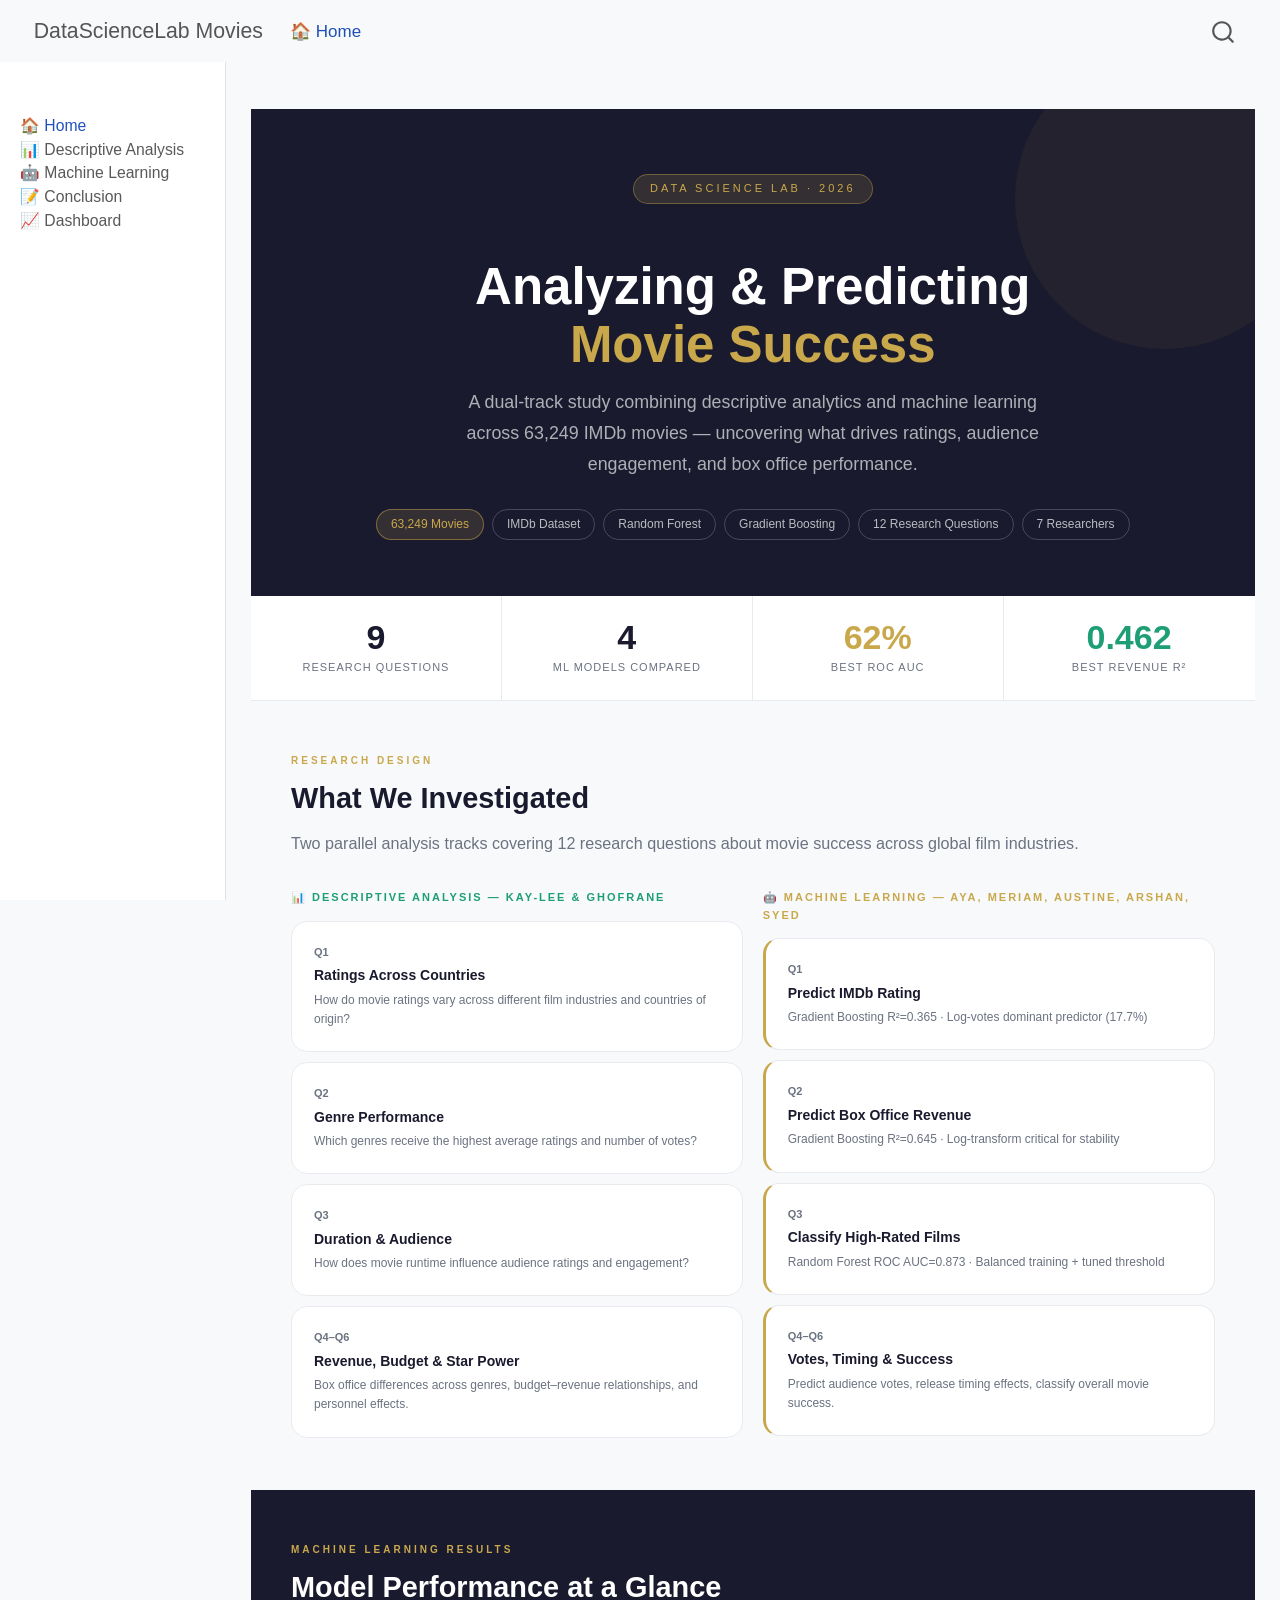
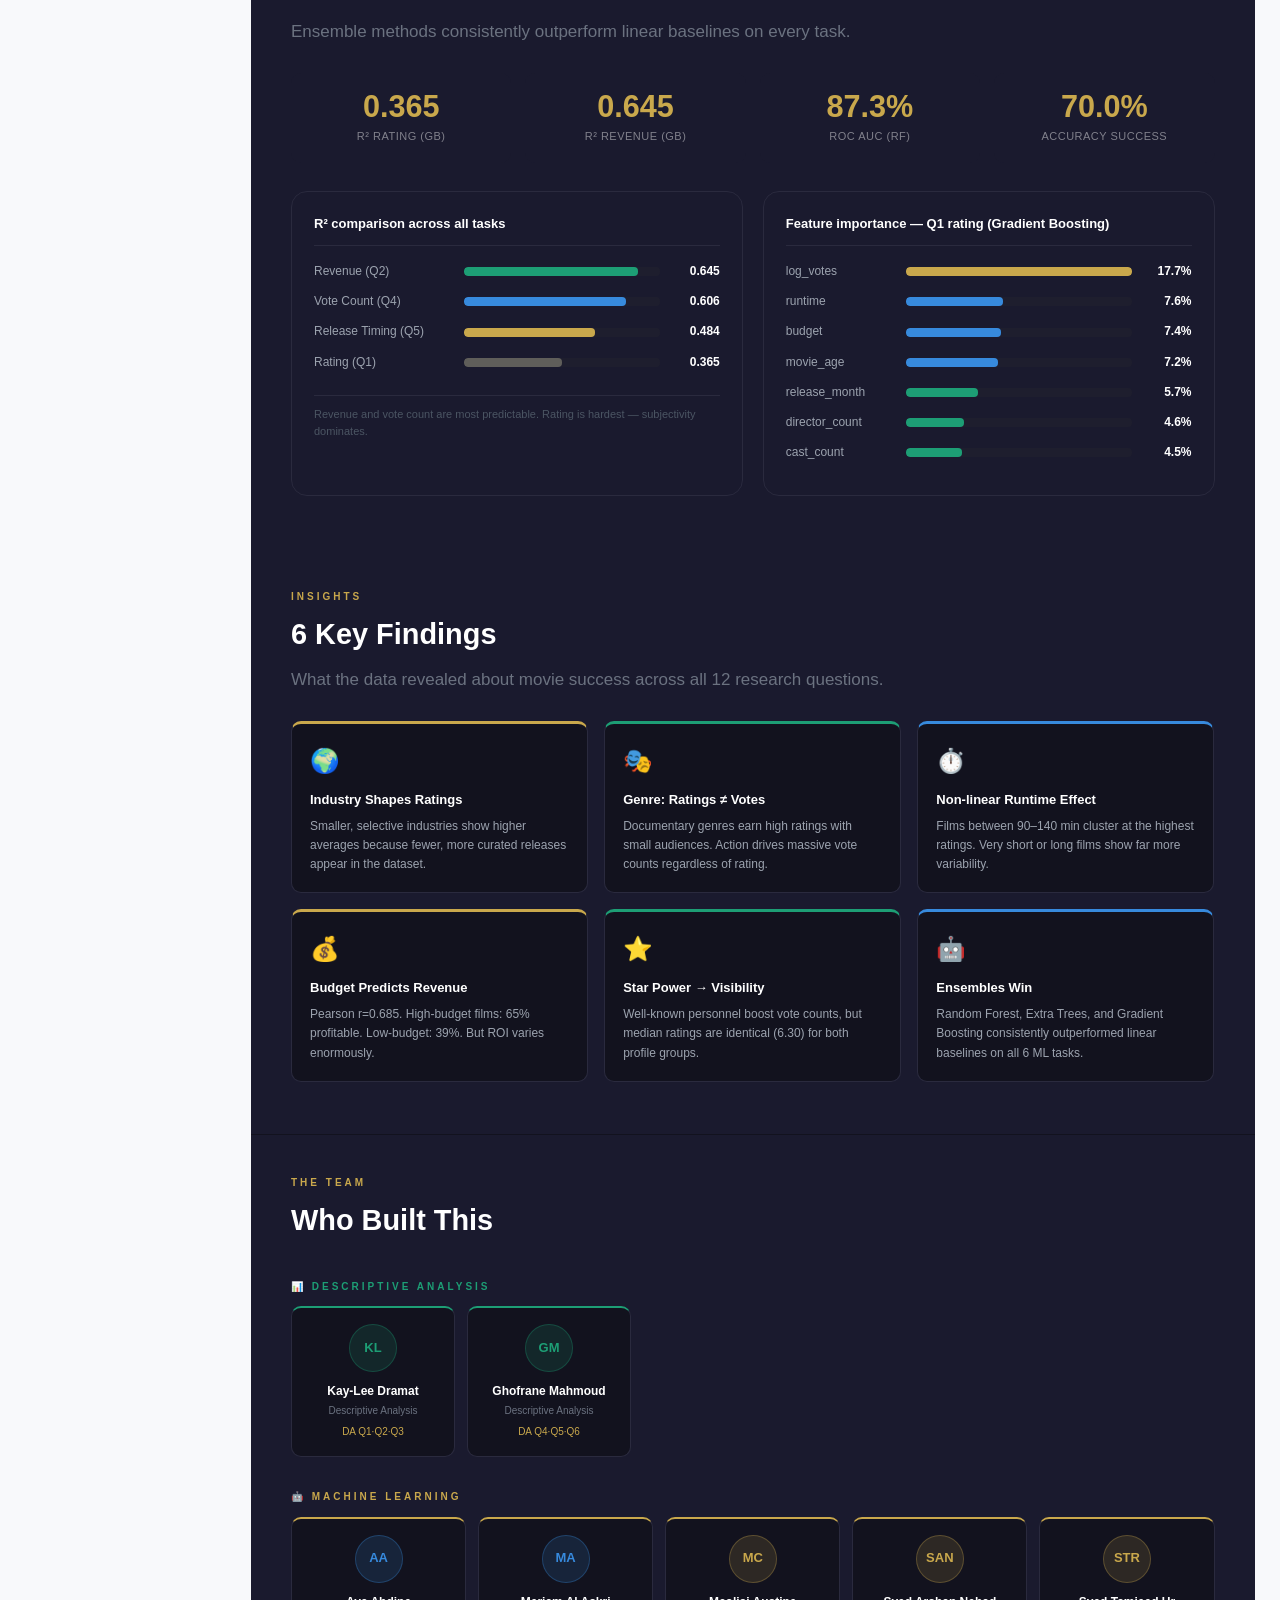
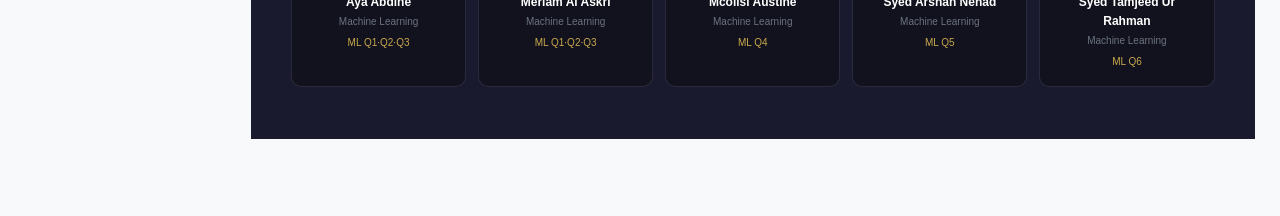
<file: remote_index.html>
<!DOCTYPE html>
<html xmlns="http://www.w3.org/1999/xhtml" lang="en" xml:lang="en"><head>

<meta charset="utf-8">
<meta name="generator" content="quarto-1.8.25">

<meta name="viewport" content="width=device-width, initial-scale=1.0, user-scalable=yes">


<title>DataScienceLab Movies</title>
<style>
code{white-space: pre-wrap;}
span.smallcaps{font-variant: small-caps;}
div.columns{display: flex; gap: min(4vw, 1.5em);}
div.column{flex: auto; overflow-x: auto;}
div.hanging-indent{margin-left: 1.5em; text-indent: -1.5em;}
ul.task-list{list-style: none;}
ul.task-list li input[type="checkbox"] {
  width: 0.8em;
  margin: 0 0.8em 0.2em -1em; /* quarto-specific, see https://github.com/quarto-dev/quarto-cli/issues/4556 */ 
  vertical-align: middle;
}
</style>


<script src="site_libs/quarto-nav/quarto-nav.js"></script>
<script src="site_libs/quarto-nav/headroom.min.js"></script>
<script src="site_libs/clipboard/clipboard.min.js"></script>
<script src="site_libs/quarto-search/autocomplete.umd.js"></script>
<script src="site_libs/quarto-search/fuse.min.js"></script>
<script src="site_libs/quarto-search/quarto-search.js"></script>
<meta name="quarto:offset" content="./">
<script src="site_libs/quarto-html/quarto.js" type="module"></script>
<script src="site_libs/quarto-html/tabsets/tabsets.js" type="module"></script>
<script src="site_libs/quarto-html/axe/axe-check.js" type="module"></script>
<script src="site_libs/quarto-html/popper.min.js"></script>
<script src="site_libs/quarto-html/tippy.umd.min.js"></script>
<script src="site_libs/quarto-html/anchor.min.js"></script>
<link href="site_libs/quarto-html/tippy.css" rel="stylesheet">
<link href="site_libs/quarto-html/quarto-syntax-highlighting-7b89279ff1a6dce999919e0e67d4d9ec.css" rel="stylesheet" id="quarto-text-highlighting-styles">
<script src="site_libs/bootstrap/bootstrap.min.js"></script>
<link href="site_libs/bootstrap/bootstrap-icons.css" rel="stylesheet">
<link href="site_libs/bootstrap/bootstrap-43081d808c96cc46af55a3a816ae9eed.min.css" rel="stylesheet" append-hash="true" id="quarto-bootstrap" data-mode="light">
<script id="quarto-search-options" type="application/json">{
  "location": "navbar",
  "copy-button": false,
  "collapse-after": 3,
  "panel-placement": "end",
  "type": "overlay",
  "limit": 50,
  "keyboard-shortcut": [
    "f",
    "/",
    "s"
  ],
  "show-item-context": false,
  "language": {
    "search-no-results-text": "No results",
    "search-matching-documents-text": "matching documents",
    "search-copy-link-title": "Copy link to search",
    "search-hide-matches-text": "Hide additional matches",
    "search-more-match-text": "more match in this document",
    "search-more-matches-text": "more matches in this document",
    "search-clear-button-title": "Clear",
    "search-text-placeholder": "",
    "search-detached-cancel-button-title": "Cancel",
    "search-submit-button-title": "Submit",
    "search-label": "Search"
  }
}</script>


<link rel="stylesheet" href="shared.css">
</head>

<body class="nav-sidebar docked nav-fixed quarto-light">

<div id="quarto-search-results"></div>
  <header id="quarto-header" class="headroom fixed-top">
    <nav class="navbar navbar-expand-lg " data-bs-theme="dark">
      <div class="navbar-container container-fluid">
      <div class="navbar-brand-container mx-auto">
    <a href="./index.html" class="navbar-brand navbar-brand-logo">
    </a>
    <a class="navbar-brand" href="./index.html">
    <span class="navbar-title">DataScienceLab Movies</span>
    </a>
  </div>
            <div id="quarto-search" class="" title="Search"></div>
          <button class="navbar-toggler" type="button" data-bs-toggle="collapse" data-bs-target="#navbarCollapse" aria-controls="navbarCollapse" role="menu" aria-expanded="false" aria-label="Toggle navigation" onclick="if (window.quartoToggleHeadroom) { window.quartoToggleHeadroom(); }">
  <span class="navbar-toggler-icon"></span>
</button>
          <div class="collapse navbar-collapse" id="navbarCollapse">
            <ul class="navbar-nav navbar-nav-scroll me-auto">
  <li class="nav-item">
    <a class="nav-link active" href="./index.html" aria-current="page"> 
<span class="menu-text">🏠 Home</span></a>
  </li>  
</ul>
          </div> <!-- /navcollapse -->
            <div class="quarto-navbar-tools">
</div>
      </div> <!-- /container-fluid -->
    </nav>
  <nav class="quarto-secondary-nav">
    <div class="container-fluid d-flex">
      <button type="button" class="quarto-btn-toggle btn" data-bs-toggle="collapse" role="button" data-bs-target=".quarto-sidebar-collapse-item" aria-controls="quarto-sidebar" aria-expanded="false" aria-label="Toggle sidebar navigation" onclick="if (window.quartoToggleHeadroom) { window.quartoToggleHeadroom(); }">
        <i class="bi bi-layout-text-sidebar-reverse"></i>
      </button>
        <nav class="quarto-page-breadcrumbs" aria-label="breadcrumb"><ol class="breadcrumb"><li class="breadcrumb-item"><a href="./index.html">🏠 Home</a></li></ol></nav>
        <a class="flex-grow-1" role="navigation" data-bs-toggle="collapse" data-bs-target=".quarto-sidebar-collapse-item" aria-controls="quarto-sidebar" aria-expanded="false" aria-label="Toggle sidebar navigation" onclick="if (window.quartoToggleHeadroom) { window.quartoToggleHeadroom(); }">      
        </a>
    </div>
  </nav>
</header>
<!-- content -->
<div id="quarto-content" class="quarto-container page-columns page-rows-contents page-layout-full page-navbar">
<!-- sidebar -->
  <nav id="quarto-sidebar" class="sidebar collapse collapse-horizontal quarto-sidebar-collapse-item sidebar-navigation docked overflow-auto">
    <div class="pt-lg-2 mt-2 text-left sidebar-header">
      <a href="./index.html" class="sidebar-logo-link">
      </a>
      </div>
    <div class="sidebar-menu-container"> 
    <ul class="list-unstyled mt-1">
        <li class="sidebar-item">
  <div class="sidebar-item-container"> 
  <a href="./index.html" class="sidebar-item-text sidebar-link active">
 <span class="menu-text">🏠 Home</span></a>
  </div>
</li>
        <li class="sidebar-item">
  <div class="sidebar-item-container"> 
  <a href="./sec1.html" class="sidebar-item-text sidebar-link">
 <span class="menu-text">📊 Descriptive Analysis</span></a>
  </div>
</li>
        <li class="sidebar-item">
  <div class="sidebar-item-container"> 
  <a href="./sec2.html" class="sidebar-item-text sidebar-link">
 <span class="menu-text">🤖 Machine Learning</span></a>
  </div>
</li>
        <li class="sidebar-item">
  <div class="sidebar-item-container"> 
  <a href="./conclusion.html" class="sidebar-item-text sidebar-link">
 <span class="menu-text">📝 Conclusion</span></a>
  </div>
</li>
        <li class="sidebar-item">
  <div class="sidebar-item-container"> 
  <a href="./dashboard.html" class="sidebar-item-text sidebar-link">
 <span class="menu-text">📈 Dashboard</span></a>
  </div>
</li>
    </ul>
    </div>
</nav>
<div id="quarto-sidebar-glass" class="quarto-sidebar-collapse-item" data-bs-toggle="collapse" data-bs-target=".quarto-sidebar-collapse-item"></div>
<!-- margin-sidebar -->
    
<!-- main -->
<main class="content column-page-right" id="quarto-document-content"><header id="title-block-header" class="quarto-title-block"></header>




<!-- HERO -->
<div class="site-hero">
  <div class="hero-badge">Data Science Lab · 2026</div>
  <h1>Analyzing &amp; Predicting<br><span>Movie Success</span></h1>
  <p>A dual-track study combining descriptive analytics and machine learning across 63,249 IMDb movies — uncovering what drives ratings, audience engagement, and box office performance.</p>
  <div class="pill-row">
    <span class="pill gold">63,249 Movies</span>
    <span class="pill">IMDb Dataset</span>
    <span class="pill">Random Forest</span>
    <span class="pill">Gradient Boosting</span>
    <span class="pill">12 Research Questions</span>
    <span class="pill">7 Researchers</span>
  </div>
</div>

<!-- STAT BAR -->
<div class="stat-bar">
  <div class="stat-item"><div class="stat-num" id="s1" style="color:var(--navy)">0</div><div class="stat-lbl">Research Questions</div></div>
  <div class="stat-item"><div class="stat-num" id="s2" style="color:var(--navy)">0</div><div class="stat-lbl">ML Models Compared</div></div>
  <div class="stat-item"><div class="stat-num" id="s3" style="color:var(--gold)">0%</div><div class="stat-lbl">Best ROC AUC</div></div>
  <div class="stat-item"><div class="stat-num" id="s4" style="color:var(--teal)">0</div><div class="stat-lbl">Best Revenue R²</div></div>
</div>

<!-- RESEARCH QUESTIONS -->
<div class="section">
  <div class="section-label">Research Design</div>
  <div class="section-title">What We Investigated</div>
  <p class="section-sub">Two parallel analysis tracks covering 12 research questions about movie success across global film industries.</p>

  <div class="grid-2">
    <!-- Descriptive -->
    <div>
      <div style="font-size:11px;letter-spacing:2px;text-transform:uppercase;color:var(--teal);font-weight:700;margin-bottom:14px">📊 Descriptive Analysis — Kay-Lee &amp; Ghofrane</div>
      <div class="card" style="margin-bottom:10px">
        <div style="font-size:11px;color:var(--muted);margin-bottom:3px;font-weight:600">Q1</div>
        <div style="font-size:14px;font-weight:700;color:var(--navy);margin-bottom:4px">Ratings Across Countries</div>
        <div style="font-size:12px;color:var(--muted)">How do movie ratings vary across different film industries and countries of origin?</div>
      </div>
      <div class="card" style="margin-bottom:10px">
        <div style="font-size:11px;color:var(--muted);margin-bottom:3px;font-weight:600">Q2</div>
        <div style="font-size:14px;font-weight:700;color:var(--navy);margin-bottom:4px">Genre Performance</div>
        <div style="font-size:12px;color:var(--muted)">Which genres receive the highest average ratings and number of votes?</div>
      </div>
      <div class="card" style="margin-bottom:10px">
        <div style="font-size:11px;color:var(--muted);margin-bottom:3px;font-weight:600">Q3</div>
        <div style="font-size:14px;font-weight:700;color:var(--navy);margin-bottom:4px">Duration &amp; Audience</div>
        <div style="font-size:12px;color:var(--muted)">How does movie runtime influence audience ratings and engagement?</div>
      </div>
      <div class="card">
        <div style="font-size:11px;color:var(--muted);margin-bottom:3px;font-weight:600">Q4–Q6</div>
        <div style="font-size:14px;font-weight:700;color:var(--navy);margin-bottom:4px">Revenue, Budget &amp; Star Power</div>
        <div style="font-size:12px;color:var(--muted)">Box office differences across genres, budget–revenue relationships, and personnel effects.</div>
      </div>
    </div>
    <!-- ML -->
    <div>
      <div style="font-size:11px;letter-spacing:2px;text-transform:uppercase;color:var(--gold);font-weight:700;margin-bottom:14px">🤖 Machine Learning — Aya, Meriam, Austine, Arshan, Syed</div>
      <div class="card" style="border-left:3px solid var(--gold);margin-bottom:10px">
        <div style="font-size:11px;color:var(--muted);margin-bottom:3px;font-weight:600">Q1</div>
        <div style="font-size:14px;font-weight:700;color:var(--navy);margin-bottom:4px">Predict IMDb Rating</div>
        <div style="font-size:12px;color:var(--muted)">Gradient Boosting R²=0.365 · Log-votes dominant predictor (17.7%)</div>
      </div>
      <div class="card" style="border-left:3px solid var(--gold);margin-bottom:10px">
        <div style="font-size:11px;color:var(--muted);margin-bottom:3px;font-weight:600">Q2</div>
        <div style="font-size:14px;font-weight:700;color:var(--navy);margin-bottom:4px">Predict Box Office Revenue</div>
        <div style="font-size:12px;color:var(--muted)">Gradient Boosting R²=0.645 · Log-transform critical for stability</div>
      </div>
      <div class="card" style="border-left:3px solid var(--gold);margin-bottom:10px">
        <div style="font-size:11px;color:var(--muted);margin-bottom:3px;font-weight:600">Q3</div>
        <div style="font-size:14px;font-weight:700;color:var(--navy);margin-bottom:4px">Classify High-Rated Films</div>
        <div style="font-size:12px;color:var(--muted)">Random Forest ROC AUC=0.873 · Balanced training + tuned threshold</div>
      </div>
      <div class="card" style="border-left:3px solid var(--gold)">
        <div style="font-size:11px;color:var(--muted);margin-bottom:3px;font-weight:600">Q4–Q6</div>
        <div style="font-size:14px;font-weight:700;color:var(--navy);margin-bottom:4px">Votes, Timing &amp; Success</div>
        <div style="font-size:12px;color:var(--muted)">Predict audience votes, release timing effects, classify overall movie success.</div>
      </div>
    </div>
  </div>
</div>

<!-- ML RESULTS DARK -->
<div class="dark-section">
  <div class="dark-inner">
    <div class="section-label">Machine Learning Results</div>
    <div class="section-title">Model Performance at a Glance</div>
    <p style="color:var(--muted);margin-bottom:28px;line-height:1.6">Ensemble methods consistently outperform linear baselines on every task.</p>

    <div class="grid-4" style="margin-bottom:28px">
      <div class="metric"><div class="metric-n">0.365</div><div class="metric-l">R² Rating (GB)</div></div>
      <div class="metric"><div class="metric-n">0.645</div><div class="metric-l">R² Revenue (GB)</div></div>
      <div class="metric"><div class="metric-n">87.3%</div><div class="metric-l">ROC AUC (RF)</div></div>
      <div class="metric"><div class="metric-n">70.0%</div><div class="metric-l">Accuracy Success</div></div>
    </div>

    <div class="grid-2">
      <div class="card-dark card">
        <div class="card-title">R² comparison across all tasks</div>
        <div class="bar-row"><span class="bar-label" style="color:#9ca3af">Revenue (Q2)</span><div class="bar-track dark"><div class="bar-fill" data-w="89" style="background:var(--teal)"></div></div><span class="bar-val light">0.645</span></div>
        <div class="bar-row"><span class="bar-label" style="color:#9ca3af">Vote Count (Q4)</span><div class="bar-track dark"><div class="bar-fill" data-w="83" style="background:var(--blue)"></div></div><span class="bar-val light">0.606</span></div>
        <div class="bar-row"><span class="bar-label" style="color:#9ca3af">Release Timing (Q5)</span><div class="bar-track dark"><div class="bar-fill" data-w="67" style="background:var(--gold)"></div></div><span class="bar-val light">0.484</span></div>
        <div class="bar-row"><span class="bar-label" style="color:#9ca3af">Rating (Q1)</span><div class="bar-track dark"><div class="bar-fill" data-w="50" style="background:#5f5e5a"></div></div><span class="bar-val light">0.365</span></div>
        <p style="font-size:11px;color:#4b5563;margin-top:12px;border-top:1px solid #2a2a3e;padding-top:10px">Revenue and vote count are most predictable. Rating is hardest — subjectivity dominates.</p>
      </div>
      <div class="card-dark card">
        <div class="card-title">Feature importance — Q1 rating (Gradient Boosting)</div>
        <div class="bar-row"><span class="bar-label" style="color:#9ca3af;width:110px">log_votes</span><div class="bar-track dark"><div class="bar-fill" data-w="100" style="background:var(--gold)"></div></div><span class="bar-val light">17.7%</span></div>
        <div class="bar-row"><span class="bar-label" style="color:#9ca3af;width:110px">runtime</span><div class="bar-track dark"><div class="bar-fill" data-w="43" style="background:var(--blue)"></div></div><span class="bar-val light">7.6%</span></div>
        <div class="bar-row"><span class="bar-label" style="color:#9ca3af;width:110px">budget</span><div class="bar-track dark"><div class="bar-fill" data-w="42" style="background:var(--blue)"></div></div><span class="bar-val light">7.4%</span></div>
        <div class="bar-row"><span class="bar-label" style="color:#9ca3af;width:110px">movie_age</span><div class="bar-track dark"><div class="bar-fill" data-w="41" style="background:var(--blue)"></div></div><span class="bar-val light">7.2%</span></div>
        <div class="bar-row"><span class="bar-label" style="color:#9ca3af;width:110px">release_month</span><div class="bar-track dark"><div class="bar-fill" data-w="32" style="background:var(--teal)"></div></div><span class="bar-val light">5.7%</span></div>
        <div class="bar-row"><span class="bar-label" style="color:#9ca3af;width:110px">director_count</span><div class="bar-track dark"><div class="bar-fill" data-w="26" style="background:var(--teal)"></div></div><span class="bar-val light">4.6%</span></div>
        <div class="bar-row"><span class="bar-label" style="color:#9ca3af;width:110px">cast_count</span><div class="bar-track dark"><div class="bar-fill" data-w="25" style="background:var(--teal)"></div></div><span class="bar-val light">4.5%</span></div>
      </div>
    </div>
  </div>
</div>

<!-- KEY FINDINGS -->
<div class="dark-section" style="border-top:1px solid #1a1a2e;padding-top:40px">
  <div class="dark-inner">
    <div class="section-label">Insights</div>
    <div class="section-title">6 Key Findings</div>
    <p style="color:var(--muted);margin-bottom:28px;line-height:1.6">What the data revealed about movie success across all 12 research questions.</p>
    <div class="grid-3">
      <div style="background:#12121e;border:1px solid #2a2a3e;border-top:3px solid var(--gold);border-radius:var(--radius);padding:18px">
        <div style="font-size:1.4rem;margin-bottom:10px">🌍</div>
        <div style="font-size:13px;font-weight:700;color:#fff;margin-bottom:6px">Industry Shapes Ratings</div>
        <div style="font-size:12px;color:#9ca3af;line-height:1.6">Smaller, selective industries show higher averages because fewer, more curated releases appear in the dataset.</div>
      </div>
      <div style="background:#12121e;border:1px solid #2a2a3e;border-top:3px solid var(--teal);border-radius:var(--radius);padding:18px">
        <div style="font-size:1.4rem;margin-bottom:10px">🎭</div>
        <div style="font-size:13px;font-weight:700;color:#fff;margin-bottom:6px">Genre: Ratings ≠ Votes</div>
        <div style="font-size:12px;color:#9ca3af;line-height:1.6">Documentary genres earn high ratings with small audiences. Action drives massive vote counts regardless of rating.</div>
      </div>
      <div style="background:#12121e;border:1px solid #2a2a3e;border-top:3px solid var(--blue);border-radius:var(--radius);padding:18px">
        <div style="font-size:1.4rem;margin-bottom:10px">⏱️</div>
        <div style="font-size:13px;font-weight:700;color:#fff;margin-bottom:6px">Non-linear Runtime Effect</div>
        <div style="font-size:12px;color:#9ca3af;line-height:1.6">Films between 90–140 min cluster at the highest ratings. Very short or long films show far more variability.</div>
      </div>
      <div style="background:#12121e;border:1px solid #2a2a3e;border-top:3px solid var(--gold);border-radius:var(--radius);padding:18px">
        <div style="font-size:1.4rem;margin-bottom:10px">💰</div>
        <div style="font-size:13px;font-weight:700;color:#fff;margin-bottom:6px">Budget Predicts Revenue</div>
        <div style="font-size:12px;color:#9ca3af;line-height:1.6">Pearson r=0.685. High-budget films: 65% profitable. Low-budget: 39%. But ROI varies enormously.</div>
      </div>
      <div style="background:#12121e;border:1px solid #2a2a3e;border-top:3px solid var(--teal);border-radius:var(--radius);padding:18px">
        <div style="font-size:1.4rem;margin-bottom:10px">⭐</div>
        <div style="font-size:13px;font-weight:700;color:#fff;margin-bottom:6px">Star Power → Visibility</div>
        <div style="font-size:12px;color:#9ca3af;line-height:1.6">Well-known personnel boost vote counts, but median ratings are identical (6.30) for both profile groups.</div>
      </div>
      <div style="background:#12121e;border:1px solid #2a2a3e;border-top:3px solid var(--blue);border-radius:var(--radius);padding:18px">
        <div style="font-size:1.4rem;margin-bottom:10px">🤖</div>
        <div style="font-size:13px;font-weight:700;color:#fff;margin-bottom:6px">Ensembles Win</div>
        <div style="font-size:12px;color:#9ca3af;line-height:1.6">Random Forest, Extra Trees, and Gradient Boosting consistently outperformed linear baselines on all 6 ML tasks.</div>
      </div>
    </div>
  </div>
</div>

<!-- TEAM -->
<div class="dark-section" style="border-top:1px solid #12121e;padding-top:40px;padding-bottom:52px">
  <div class="dark-inner">
    <div class="section-label">The Team</div>
    <div class="section-title">Who Built This</div>

    <!-- Descriptive Analysis Team -->
    <div style="margin-top:28px;margin-bottom:8px">
      <span style="font-size:10px;letter-spacing:3px;text-transform:uppercase;color:var(--teal);font-weight:700">📊 Descriptive Analysis</span>
    </div>
    <div style="display:grid;grid-template-columns:repeat(2,1fr);gap:12px;margin-bottom:24px;max-width:340px">
      <div class="member-card" style="border-top:2px solid var(--teal)"><div class="avatar av-teal">KL</div><div class="m-name">Kay-Lee Dramat</div><div class="m-role">Descriptive Analysis</div><div class="m-qs">DA Q1·Q2·Q3</div></div>
      <div class="member-card" style="border-top:2px solid var(--teal)"><div class="avatar av-teal">GM</div><div class="m-name">Ghofrane Mahmoud</div><div class="m-role">Descriptive Analysis</div><div class="m-qs">DA Q4·Q5·Q6</div></div>
    </div>

    <!-- Machine Learning Team -->
    <div style="margin-bottom:8px">
      <span style="font-size:10px;letter-spacing:3px;text-transform:uppercase;color:var(--gold);font-weight:700">🤖 Machine Learning</span>
    </div>
    <div style="display:grid;grid-template-columns:repeat(5,1fr);gap:12px">
      <div class="member-card" style="border-top:2px solid var(--gold)"><div class="avatar av-blue">AA</div><div class="m-name">Aya Abdine</div><div class="m-role">Machine Learning</div><div class="m-qs">ML Q1·Q2·Q3</div></div>
      <div class="member-card" style="border-top:2px solid var(--gold)"><div class="avatar av-blue">MA</div><div class="m-name">Meriam Al Askri</div><div class="m-role">Machine Learning</div><div class="m-qs">ML Q1·Q2·Q3</div></div>
      <div class="member-card" style="border-top:2px solid var(--gold)"><div class="avatar av-gold">MC</div><div class="m-name">Mcolisi Austine</div><div class="m-role">Machine Learning</div><div class="m-qs">ML Q4</div></div>
      <div class="member-card" style="border-top:2px solid var(--gold)"><div class="avatar av-gold">SAN</div><div class="m-name">Syed Arshan Nehad</div><div class="m-role">Machine Learning</div><div class="m-qs">ML Q5</div></div>
      <div class="member-card" style="border-top:2px solid var(--gold)"><div class="avatar av-gold">STR</div><div class="m-name">Syed Tamjeed Ur Rahman</div><div class="m-role">Machine Learning</div><div class="m-qs">ML Q6</div></div>
    </div>
  </div>
</div>

<script>
function animCount(id, end, suffix, dec) {
  const el = document.getElementById(id);
  let s = 0, steps = 60, inc = end / steps;
  const t = setInterval(() => {
    s += inc;
    if (s >= end) { s = end; clearInterval(t); }
    el.textContent = (dec ? s.toFixed(3) : Math.round(s)) + suffix;
  }, 25);
}
setTimeout(() => {
  animCount('s1', 12, '', false);
  animCount('s2', 6, '', false);
  animCount('s3', 87, '%', false);
  animCount('s4', 0.645, '', true);
}, 400);
setTimeout(() => {
  document.querySelectorAll('[data-w]').forEach(el => el.style.width = el.dataset.w + '%');
}, 700);
</script>



</main> <!-- /main -->
<script id="quarto-html-after-body" type="application/javascript">
  window.document.addEventListener("DOMContentLoaded", function (event) {
    const icon = "";
    const anchorJS = new window.AnchorJS();
    anchorJS.options = {
      placement: 'right',
      icon: icon
    };
    anchorJS.add('.anchored');
    const isCodeAnnotation = (el) => {
      for (const clz of el.classList) {
        if (clz.startsWith('code-annotation-')) {                     
          return true;
        }
      }
      return false;
    }
    const onCopySuccess = function(e) {
      // button target
      const button = e.trigger;
      // don't keep focus
      button.blur();
      // flash "checked"
      button.classList.add('code-copy-button-checked');
      var currentTitle = button.getAttribute("title");
      button.setAttribute("title", "Copied!");
      let tooltip;
      if (window.bootstrap) {
        button.setAttribute("data-bs-toggle", "tooltip");
        button.setAttribute("data-bs-placement", "left");
        button.setAttribute("data-bs-title", "Copied!");
        tooltip = new bootstrap.Tooltip(button, 
          { trigger: "manual", 
            customClass: "code-copy-button-tooltip",
            offset: [0, -8]});
        tooltip.show();    
      }
      setTimeout(function() {
        if (tooltip) {
          tooltip.hide();
          button.removeAttribute("data-bs-title");
          button.removeAttribute("data-bs-toggle");
          button.removeAttribute("data-bs-placement");
        }
        button.setAttribute("title", currentTitle);
        button.classList.remove('code-copy-button-checked');
      }, 1000);
      // clear code selection
      e.clearSelection();
    }
    const getTextToCopy = function(trigger) {
      const outerScaffold = trigger.parentElement.cloneNode(true);
      const codeEl = outerScaffold.querySelector('code');
      for (const childEl of codeEl.children) {
        if (isCodeAnnotation(childEl)) {
          childEl.remove();
        }
      }
      return codeEl.innerText;
    }
    const clipboard = new window.ClipboardJS('.code-copy-button:not([data-in-quarto-modal])', {
      text: getTextToCopy
    });
    clipboard.on('success', onCopySuccess);
    if (window.document.getElementById('quarto-embedded-source-code-modal')) {
      const clipboardModal = new window.ClipboardJS('.code-copy-button[data-in-quarto-modal]', {
        text: getTextToCopy,
        container: window.document.getElementById('quarto-embedded-source-code-modal')
      });
      clipboardModal.on('success', onCopySuccess);
    }
      var localhostRegex = new RegExp(/^(?:http|https):\/\/localhost\:?[0-9]*\//);
      var mailtoRegex = new RegExp(/^mailto:/);
        var filterRegex = new RegExp("https:\/\/cu-s26-msdssb-dsci-01-datasciencelab\.github\.io\/DataScienceLab_Movies_1\/");
      var isInternal = (href) => {
          return filterRegex.test(href) || localhostRegex.test(href) || mailtoRegex.test(href);
      }
      // Inspect non-navigation links and adorn them if external
     var links = window.document.querySelectorAll('a[href]:not(.nav-link):not(.navbar-brand):not(.toc-action):not(.sidebar-link):not(.sidebar-item-toggle):not(.pagination-link):not(.no-external):not([aria-hidden]):not(.dropdown-item):not(.quarto-navigation-tool):not(.about-link)');
      for (var i=0; i<links.length; i++) {
        const link = links[i];
        if (!isInternal(link.href)) {
          // undo the damage that might have been done by quarto-nav.js in the case of
          // links that we want to consider external
          if (link.dataset.originalHref !== undefined) {
            link.href = link.dataset.originalHref;
          }
        }
      }
    function tippyHover(el, contentFn, onTriggerFn, onUntriggerFn) {
      const config = {
        allowHTML: true,
        maxWidth: 500,
        delay: 100,
        arrow: false,
        appendTo: function(el) {
            return el.parentElement;
        },
        interactive: true,
        interactiveBorder: 10,
        theme: 'quarto',
        placement: 'bottom-start',
      };
      if (contentFn) {
        config.content = contentFn;
      }
      if (onTriggerFn) {
        config.onTrigger = onTriggerFn;
      }
      if (onUntriggerFn) {
        config.onUntrigger = onUntriggerFn;
      }
      window.tippy(el, config); 
    }
    const noterefs = window.document.querySelectorAll('a[role="doc-noteref"]');
    for (var i=0; i<noterefs.length; i++) {
      const ref = noterefs[i];
      tippyHover(ref, function() {
        // use id or data attribute instead here
        let href = ref.getAttribute('data-footnote-href') || ref.getAttribute('href');
        try { href = new URL(href).hash; } catch {}
        const id = href.replace(/^#\/?/, "");
        const note = window.document.getElementById(id);
        if (note) {
          return note.innerHTML;
        } else {
          return "";
        }
      });
    }
    const xrefs = window.document.querySelectorAll('a.quarto-xref');
    const processXRef = (id, note) => {
      // Strip column container classes
      const stripColumnClz = (el) => {
        el.classList.remove("page-full", "page-columns");
        if (el.children) {
          for (const child of el.children) {
            stripColumnClz(child);
          }
        }
      }
      stripColumnClz(note)
      if (id === null || id.startsWith('sec-')) {
        // Special case sections, only their first couple elements
        const container = document.createElement("div");
        if (note.children && note.children.length > 2) {
          container.appendChild(note.children[0].cloneNode(true));
          for (let i = 1; i < note.children.length; i++) {
            const child = note.children[i];
            if (child.tagName === "P" && child.innerText === "") {
              continue;
            } else {
              container.appendChild(child.cloneNode(true));
              break;
            }
          }
          if (window.Quarto?.typesetMath) {
            window.Quarto.typesetMath(container);
          }
          return container.innerHTML
        } else {
          if (window.Quarto?.typesetMath) {
            window.Quarto.typesetMath(note);
          }
          return note.innerHTML;
        }
      } else {
        // Remove any anchor links if they are present
        const anchorLink = note.querySelector('a.anchorjs-link');
        if (anchorLink) {
          anchorLink.remove();
        }
        if (window.Quarto?.typesetMath) {
          window.Quarto.typesetMath(note);
        }
        if (note.classList.contains("callout")) {
          return note.outerHTML;
        } else {
          return note.innerHTML;
        }
      }
    }
    for (var i=0; i<xrefs.length; i++) {
      const xref = xrefs[i];
      tippyHover(xref, undefined, function(instance) {
        instance.disable();
        let url = xref.getAttribute('href');
        let hash = undefined; 
        if (url.startsWith('#')) {
          hash = url;
        } else {
          try { hash = new URL(url).hash; } catch {}
        }
        if (hash) {
          const id = hash.replace(/^#\/?/, "");
          const note = window.document.getElementById(id);
          if (note !== null) {
            try {
              const html = processXRef(id, note.cloneNode(true));
              instance.setContent(html);
            } finally {
              instance.enable();
              instance.show();
            }
          } else {
            // See if we can fetch this
            fetch(url.split('#')[0])
            .then(res => res.text())
            .then(html => {
              const parser = new DOMParser();
              const htmlDoc = parser.parseFromString(html, "text/html");
              const note = htmlDoc.getElementById(id);
              if (note !== null) {
                const html = processXRef(id, note);
                instance.setContent(html);
              } 
            }).finally(() => {
              instance.enable();
              instance.show();
            });
          }
        } else {
          // See if we can fetch a full url (with no hash to target)
          // This is a special case and we should probably do some content thinning / targeting
          fetch(url)
          .then(res => res.text())
          .then(html => {
            const parser = new DOMParser();
            const htmlDoc = parser.parseFromString(html, "text/html");
            const note = htmlDoc.querySelector('main.content');
            if (note !== null) {
              // This should only happen for chapter cross references
              // (since there is no id in the URL)
              // remove the first header
              if (note.children.length > 0 && note.children[0].tagName === "HEADER") {
                note.children[0].remove();
              }
              const html = processXRef(null, note);
              instance.setContent(html);
            } 
          }).finally(() => {
            instance.enable();
            instance.show();
          });
        }
      }, function(instance) {
      });
    }
        let selectedAnnoteEl;
        const selectorForAnnotation = ( cell, annotation) => {
          let cellAttr = 'data-code-cell="' + cell + '"';
          let lineAttr = 'data-code-annotation="' +  annotation + '"';
          const selector = 'span[' + cellAttr + '][' + lineAttr + ']';
          return selector;
        }
        const selectCodeLines = (annoteEl) => {
          const doc = window.document;
          const targetCell = annoteEl.getAttribute("data-target-cell");
          const targetAnnotation = annoteEl.getAttribute("data-target-annotation");
          const annoteSpan = window.document.querySelector(selectorForAnnotation(targetCell, targetAnnotation));
          const lines = annoteSpan.getAttribute("data-code-lines").split(",");
          const lineIds = lines.map((line) => {
            return targetCell + "-" + line;
          })
          let top = null;
          let height = null;
          let parent = null;
          if (lineIds.length > 0) {
              //compute the position of the single el (top and bottom and make a div)
              const el = window.document.getElementById(lineIds[0]);
              top = el.offsetTop;
              height = el.offsetHeight;
              parent = el.parentElement.parentElement;
            if (lineIds.length > 1) {
              const lastEl = window.document.getElementById(lineIds[lineIds.length - 1]);
              const bottom = lastEl.offsetTop + lastEl.offsetHeight;
              height = bottom - top;
            }
            if (top !== null && height !== null && parent !== null) {
              // cook up a div (if necessary) and position it 
              let div = window.document.getElementById("code-annotation-line-highlight");
              if (div === null) {
                div = window.document.createElement("div");
                div.setAttribute("id", "code-annotation-line-highlight");
                div.style.position = 'absolute';
                parent.appendChild(div);
              }
              div.style.top = top - 2 + "px";
              div.style.height = height + 4 + "px";
              div.style.left = 0;
              let gutterDiv = window.document.getElementById("code-annotation-line-highlight-gutter");
              if (gutterDiv === null) {
                gutterDiv = window.document.createElement("div");
                gutterDiv.setAttribute("id", "code-annotation-line-highlight-gutter");
                gutterDiv.style.position = 'absolute';
                const codeCell = window.document.getElementById(targetCell);
                const gutter = codeCell.querySelector('.code-annotation-gutter');
                gutter.appendChild(gutterDiv);
              }
              gutterDiv.style.top = top - 2 + "px";
              gutterDiv.style.height = height + 4 + "px";
            }
            selectedAnnoteEl = annoteEl;
          }
        };
        const unselectCodeLines = () => {
          const elementsIds = ["code-annotation-line-highlight", "code-annotation-line-highlight-gutter"];
          elementsIds.forEach((elId) => {
            const div = window.document.getElementById(elId);
            if (div) {
              div.remove();
            }
          });
          selectedAnnoteEl = undefined;
        };
          // Handle positioning of the toggle
      window.addEventListener(
        "resize",
        throttle(() => {
          elRect = undefined;
          if (selectedAnnoteEl) {
            selectCodeLines(selectedAnnoteEl);
          }
        }, 10)
      );
      function throttle(fn, ms) {
      let throttle = false;
      let timer;
        return (...args) => {
          if(!throttle) { // first call gets through
              fn.apply(this, args);
              throttle = true;
          } else { // all the others get throttled
              if(timer) clearTimeout(timer); // cancel #2
              timer = setTimeout(() => {
                fn.apply(this, args);
                timer = throttle = false;
              }, ms);
          }
        };
      }
        // Attach click handler to the DT
        const annoteDls = window.document.querySelectorAll('dt[data-target-cell]');
        for (const annoteDlNode of annoteDls) {
          annoteDlNode.addEventListener('click', (event) => {
            const clickedEl = event.target;
            if (clickedEl !== selectedAnnoteEl) {
              unselectCodeLines();
              const activeEl = window.document.querySelector('dt[data-target-cell].code-annotation-active');
              if (activeEl) {
                activeEl.classList.remove('code-annotation-active');
              }
              selectCodeLines(clickedEl);
              clickedEl.classList.add('code-annotation-active');
            } else {
              // Unselect the line
              unselectCodeLines();
              clickedEl.classList.remove('code-annotation-active');
            }
          });
        }
    const findCites = (el) => {
      const parentEl = el.parentElement;
      if (parentEl) {
        const cites = parentEl.dataset.cites;
        if (cites) {
          return {
            el,
            cites: cites.split(' ')
          };
        } else {
          return findCites(el.parentElement)
        }
      } else {
        return undefined;
      }
    };
    var bibliorefs = window.document.querySelectorAll('a[role="doc-biblioref"]');
    for (var i=0; i<bibliorefs.length; i++) {
      const ref = bibliorefs[i];
      const citeInfo = findCites(ref);
      if (citeInfo) {
        tippyHover(citeInfo.el, function() {
          var popup = window.document.createElement('div');
          citeInfo.cites.forEach(function(cite) {
            var citeDiv = window.document.createElement('div');
            citeDiv.classList.add('hanging-indent');
            citeDiv.classList.add('csl-entry');
            var biblioDiv = window.document.getElementById('ref-' + cite);
            if (biblioDiv) {
              citeDiv.innerHTML = biblioDiv.innerHTML;
            }
            popup.appendChild(citeDiv);
          });
          return popup.innerHTML;
        });
      }
    }
  });
  </script>
</div> <!-- /content -->




</body></html>
</file>
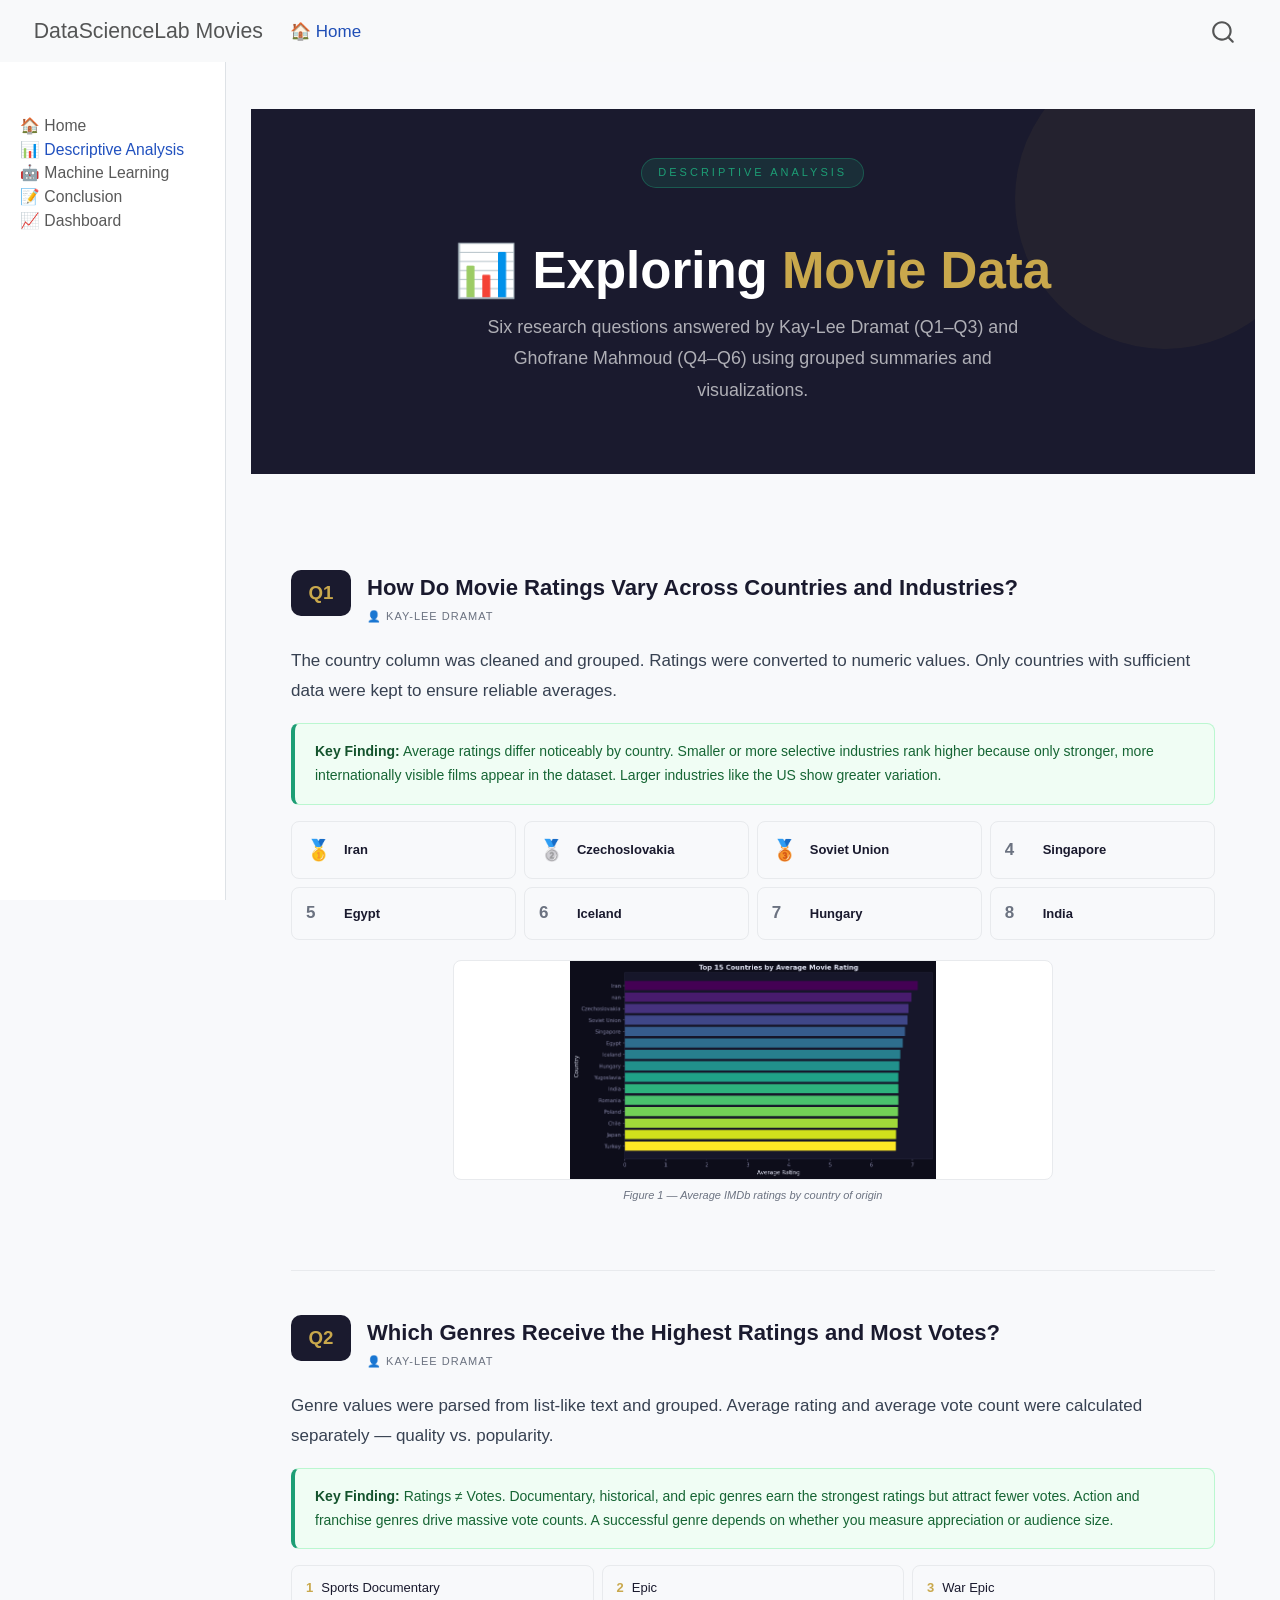
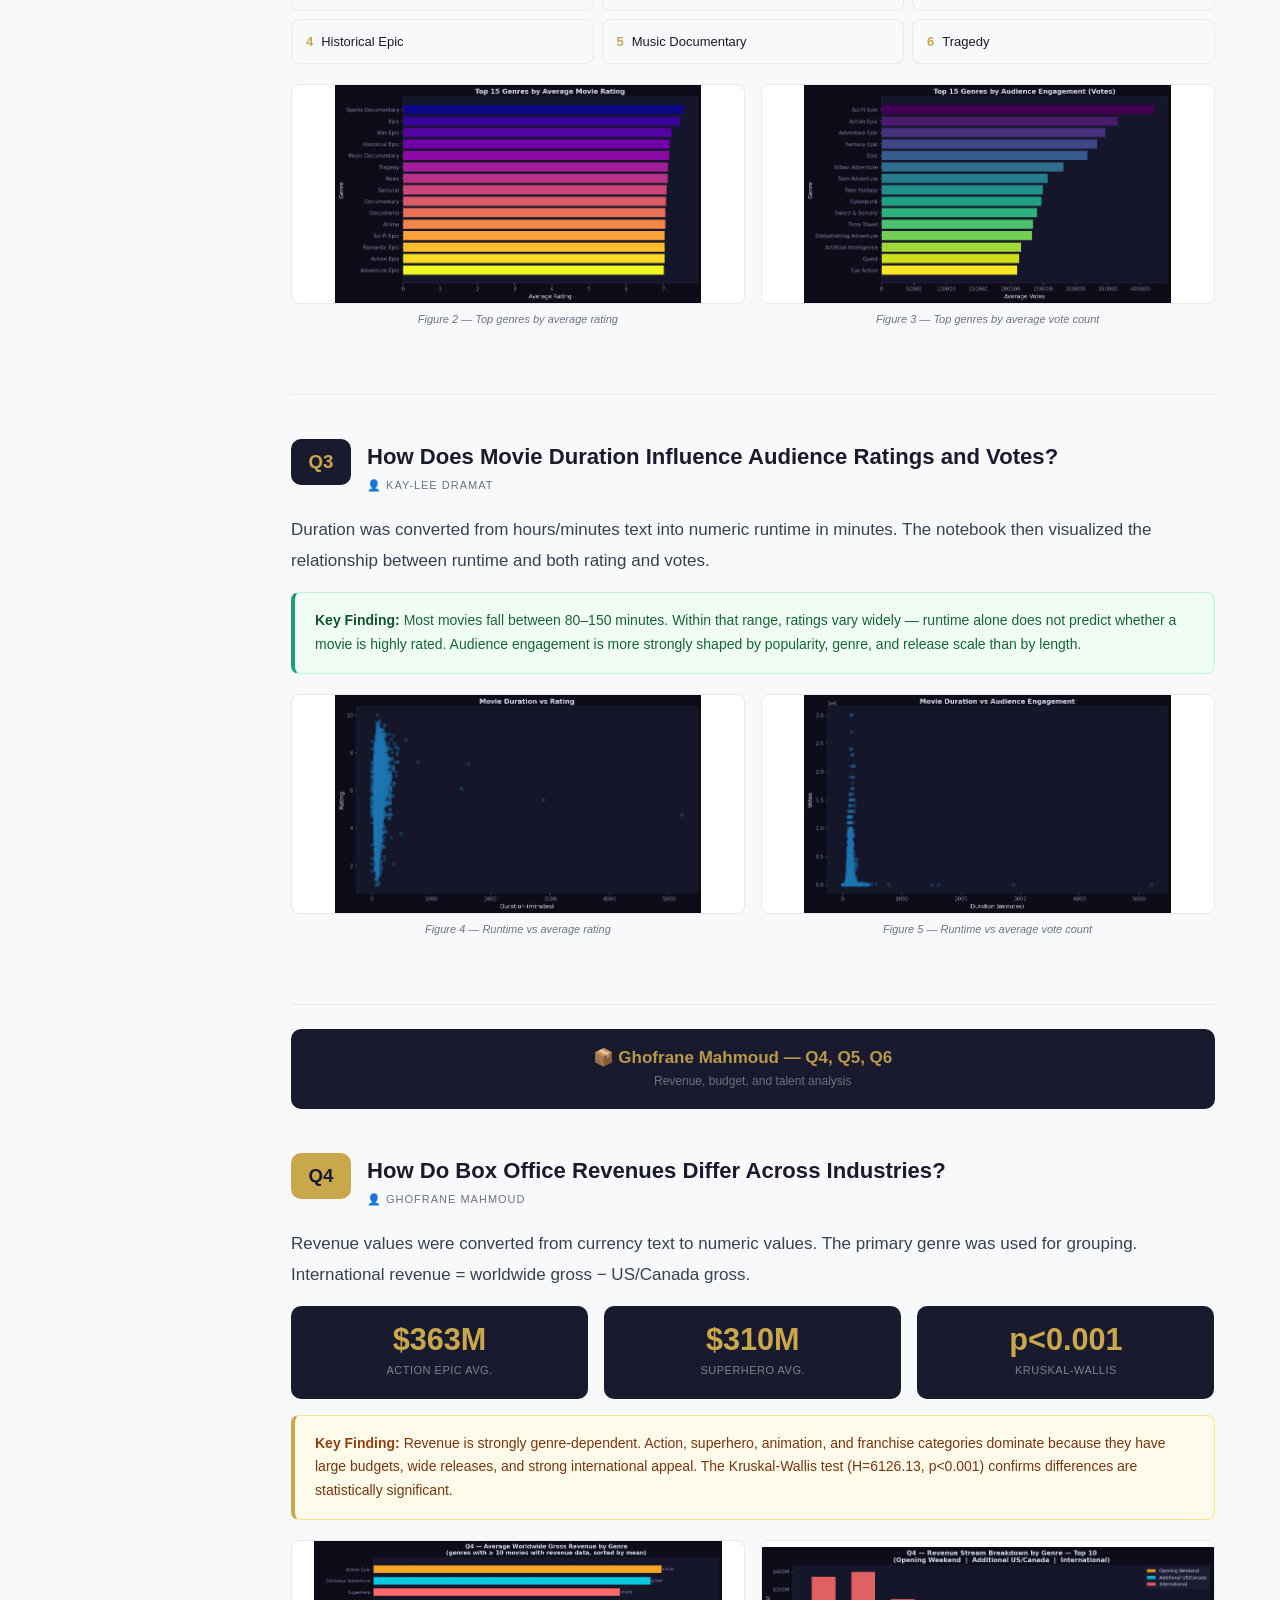
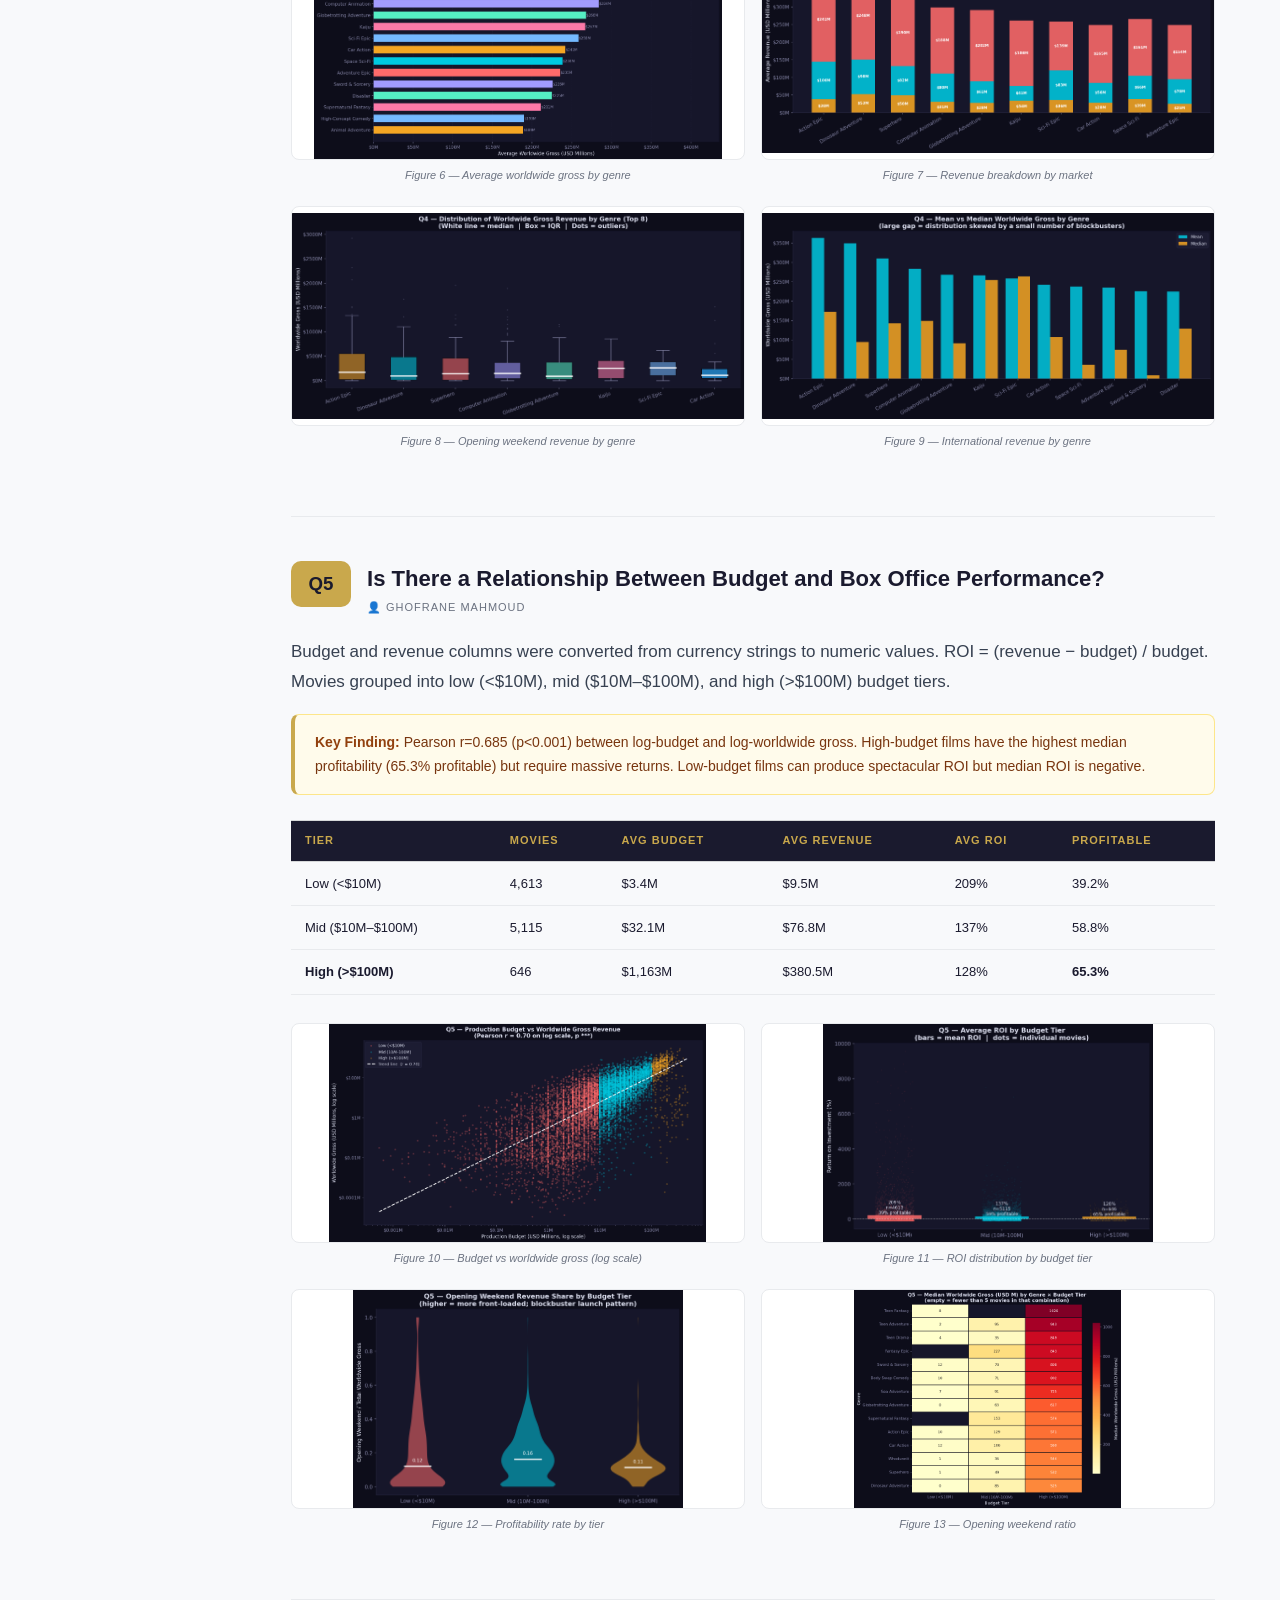
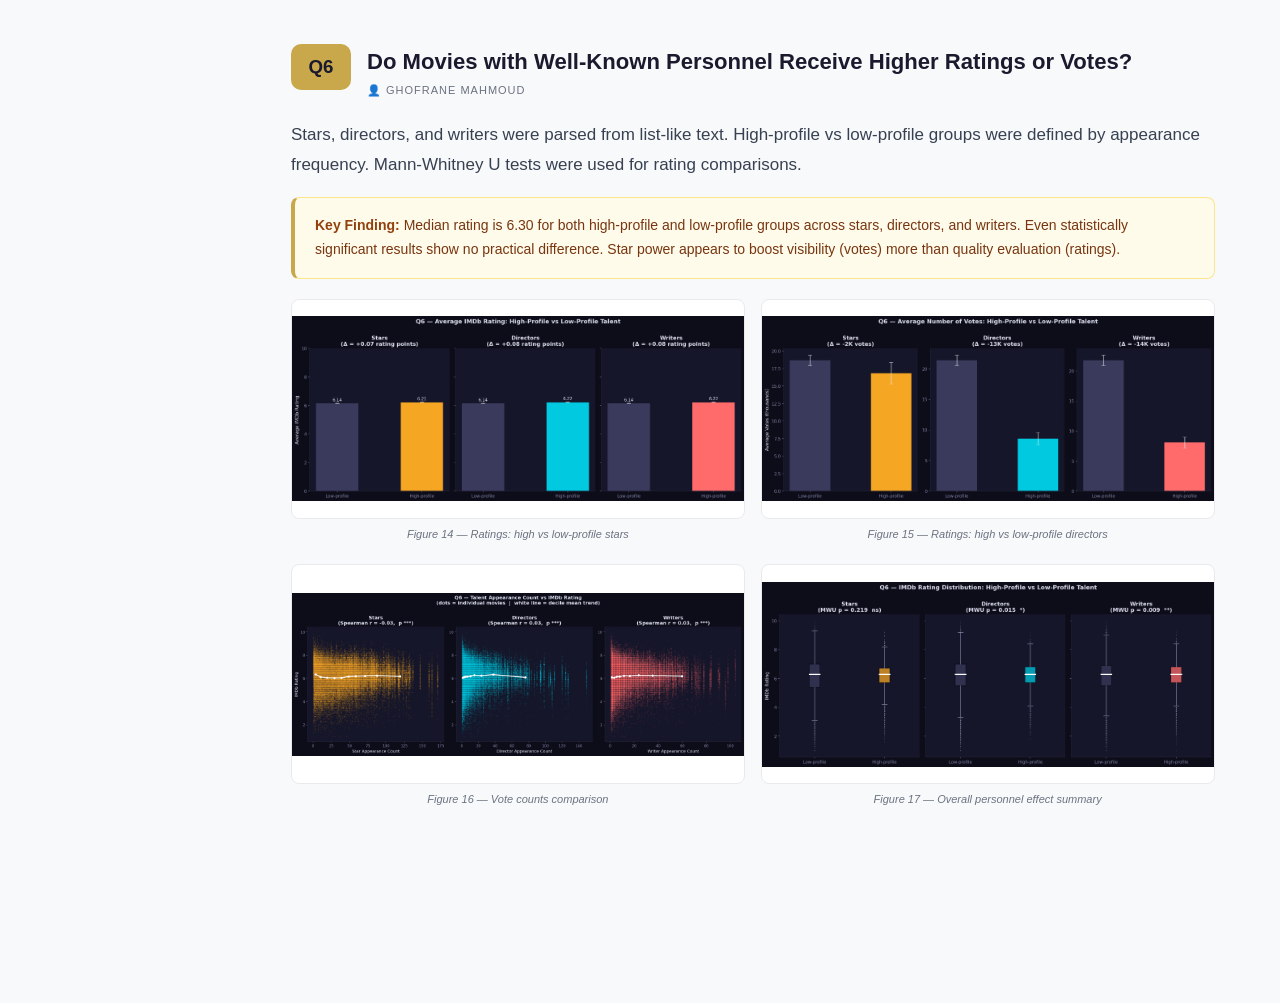
<file: sec1.html>
<!DOCTYPE html>
<html xmlns="http://www.w3.org/1999/xhtml" lang="en" xml:lang="en"><head>

<meta charset="utf-8">
<meta name="generator" content="quarto-1.8.25">

<meta name="viewport" content="width=device-width, initial-scale=1.0, user-scalable=yes">


<title>sec1 – DataScienceLab Movies</title>
<style>
code{white-space: pre-wrap;}
span.smallcaps{font-variant: small-caps;}
div.columns{display: flex; gap: min(4vw, 1.5em);}
div.column{flex: auto; overflow-x: auto;}
div.hanging-indent{margin-left: 1.5em; text-indent: -1.5em;}
ul.task-list{list-style: none;}
ul.task-list li input[type="checkbox"] {
  width: 0.8em;
  margin: 0 0.8em 0.2em -1em; /* quarto-specific, see https://github.com/quarto-dev/quarto-cli/issues/4556 */ 
  vertical-align: middle;
}
</style>


<script src="site_libs/quarto-nav/quarto-nav.js"></script>
<script src="site_libs/quarto-nav/headroom.min.js"></script>
<script src="site_libs/clipboard/clipboard.min.js"></script>
<script src="site_libs/quarto-search/autocomplete.umd.js"></script>
<script src="site_libs/quarto-search/fuse.min.js"></script>
<script src="site_libs/quarto-search/quarto-search.js"></script>
<meta name="quarto:offset" content="./">
<script src="site_libs/quarto-html/quarto.js" type="module"></script>
<script src="site_libs/quarto-html/tabsets/tabsets.js" type="module"></script>
<script src="site_libs/quarto-html/axe/axe-check.js" type="module"></script>
<script src="site_libs/quarto-html/popper.min.js"></script>
<script src="site_libs/quarto-html/tippy.umd.min.js"></script>
<script src="site_libs/quarto-html/anchor.min.js"></script>
<link href="site_libs/quarto-html/tippy.css" rel="stylesheet">
<link href="site_libs/quarto-html/quarto-syntax-highlighting-7b89279ff1a6dce999919e0e67d4d9ec.css" rel="stylesheet" id="quarto-text-highlighting-styles">
<script src="site_libs/bootstrap/bootstrap.min.js"></script>
<link href="site_libs/bootstrap/bootstrap-icons.css" rel="stylesheet">
<link href="site_libs/bootstrap/bootstrap-43081d808c96cc46af55a3a816ae9eed.min.css" rel="stylesheet" append-hash="true" id="quarto-bootstrap" data-mode="light">
<script id="quarto-search-options" type="application/json">{
  "location": "navbar",
  "copy-button": false,
  "collapse-after": 3,
  "panel-placement": "end",
  "type": "overlay",
  "limit": 50,
  "keyboard-shortcut": [
    "f",
    "/",
    "s"
  ],
  "show-item-context": false,
  "language": {
    "search-no-results-text": "No results",
    "search-matching-documents-text": "matching documents",
    "search-copy-link-title": "Copy link to search",
    "search-hide-matches-text": "Hide additional matches",
    "search-more-match-text": "more match in this document",
    "search-more-matches-text": "more matches in this document",
    "search-clear-button-title": "Clear",
    "search-text-placeholder": "",
    "search-detached-cancel-button-title": "Cancel",
    "search-submit-button-title": "Submit",
    "search-label": "Search"
  }
}</script>


<link rel="stylesheet" href="shared.css">
</head>

<body class="nav-sidebar docked nav-fixed quarto-light">

<div id="quarto-search-results"></div>
  <header id="quarto-header" class="headroom fixed-top">
    <nav class="navbar navbar-expand-lg " data-bs-theme="dark">
      <div class="navbar-container container-fluid">
      <div class="navbar-brand-container mx-auto">
    <a href="./index.html" class="navbar-brand navbar-brand-logo">
    </a>
    <a class="navbar-brand" href="./index.html">
    <span class="navbar-title">DataScienceLab Movies</span>
    </a>
  </div>
            <div id="quarto-search" class="" title="Search"></div>
          <button class="navbar-toggler" type="button" data-bs-toggle="collapse" data-bs-target="#navbarCollapse" aria-controls="navbarCollapse" role="menu" aria-expanded="false" aria-label="Toggle navigation" onclick="if (window.quartoToggleHeadroom) { window.quartoToggleHeadroom(); }">
  <span class="navbar-toggler-icon"></span>
</button>
          <div class="collapse navbar-collapse" id="navbarCollapse">
            <ul class="navbar-nav navbar-nav-scroll me-auto">
  <li class="nav-item">
    <a class="nav-link active" href="./index.html" aria-current="page"> 
<span class="menu-text">🏠 Home</span></a>
  </li>  
</ul>
          </div> <!-- /navcollapse -->
            <div class="quarto-navbar-tools">
</div>
      </div> <!-- /container-fluid -->
    </nav>
  <nav class="quarto-secondary-nav">
    <div class="container-fluid d-flex">
      <button type="button" class="quarto-btn-toggle btn" data-bs-toggle="collapse" role="button" data-bs-target=".quarto-sidebar-collapse-item" aria-controls="quarto-sidebar" aria-expanded="false" aria-label="Toggle sidebar navigation" onclick="if (window.quartoToggleHeadroom) { window.quartoToggleHeadroom(); }">
        <i class="bi bi-layout-text-sidebar-reverse"></i>
      </button>
        <nav class="quarto-page-breadcrumbs" aria-label="breadcrumb"><ol class="breadcrumb"><li class="breadcrumb-item"><a href="./sec1.html">📊 Descriptive Analysis</a></li></ol></nav>
        <a class="flex-grow-1" role="navigation" data-bs-toggle="collapse" data-bs-target=".quarto-sidebar-collapse-item" aria-controls="quarto-sidebar" aria-expanded="false" aria-label="Toggle sidebar navigation" onclick="if (window.quartoToggleHeadroom) { window.quartoToggleHeadroom(); }">      
        </a>
    </div>
  </nav>
</header>
<!-- content -->
<div id="quarto-content" class="quarto-container page-columns page-rows-contents page-layout-full page-navbar">
<!-- sidebar -->
  <nav id="quarto-sidebar" class="sidebar collapse collapse-horizontal quarto-sidebar-collapse-item sidebar-navigation docked overflow-auto">
    <div class="pt-lg-2 mt-2 text-left sidebar-header">
      <a href="./index.html" class="sidebar-logo-link">
      </a>
      </div>
    <div class="sidebar-menu-container"> 
    <ul class="list-unstyled mt-1">
        <li class="sidebar-item">
  <div class="sidebar-item-container"> 
  <a href="./index.html" class="sidebar-item-text sidebar-link">
 <span class="menu-text">🏠 Home</span></a>
  </div>
</li>
        <li class="sidebar-item">
  <div class="sidebar-item-container"> 
  <a href="./sec1.html" class="sidebar-item-text sidebar-link active">
 <span class="menu-text">📊 Descriptive Analysis</span></a>
  </div>
</li>
        <li class="sidebar-item">
  <div class="sidebar-item-container"> 
  <a href="./sec2.html" class="sidebar-item-text sidebar-link">
 <span class="menu-text">🤖 Machine Learning</span></a>
  </div>
</li>
        <li class="sidebar-item">
  <div class="sidebar-item-container"> 
  <a href="./conclusion.html" class="sidebar-item-text sidebar-link">
 <span class="menu-text">📝 Conclusion</span></a>
  </div>
</li>
        <li class="sidebar-item">
  <div class="sidebar-item-container"> 
  <a href="./dashboard.html" class="sidebar-item-text sidebar-link">
 <span class="menu-text">📈 Dashboard</span></a>
  </div>
</li>
    </ul>
    </div>
</nav>
<div id="quarto-sidebar-glass" class="quarto-sidebar-collapse-item" data-bs-toggle="collapse" data-bs-target=".quarto-sidebar-collapse-item"></div>
<!-- margin-sidebar -->
    
<!-- main -->
<main class="content column-page-right" id="quarto-document-content"><header id="title-block-header" class="quarto-title-block"></header>




<div class="site-hero" style="padding:48px 40px 40px">
  <div class="hero-badge" style="background:rgba(29,158,117,0.15);border-color:rgba(29,158,117,0.4);color:var(--teal)">Descriptive Analysis</div>
  <h1>📊 Exploring <span>Movie Data</span></h1>
  <p>Six research questions answered by Kay-Lee Dramat (Q1–Q3) and Ghofrane Mahmoud (Q4–Q6) using grouped summaries and visualizations.</p>
</div>

<div class="section">

<!-- Q1 -->
<div class="q-section">
  <div class="q-header">
    <div class="q-num">Q1</div>
    <div>
      <div class="q-title">How Do Movie Ratings Vary Across Countries and Industries?</div>
      <div class="q-author">👤 Kay-Lee Dramat</div>
    </div>
  </div>
  <div class="q-body">
    <p>The country column was cleaned and grouped. Ratings were converted to numeric values. Only countries with sufficient data were kept to ensure reliable averages.</p>
    <div class="finding finding-teal">
      <strong>Key Finding:</strong> Average ratings differ noticeably by country. Smaller or more selective industries rank higher because only stronger, more internationally visible films appear in the dataset. Larger industries like the US show greater variation.
    </div>

    <div style="display:grid;grid-template-columns:repeat(4,1fr);gap:8px;margin:16px 0">
      <div style="display:flex;align-items:center;gap:10px;background:var(--bg);border:1px solid var(--border);border-radius:8px;padding:10px 14px"><span style="font-size:1.2rem;font-weight:800;color:var(--gold);width:28px">🥇</span><span style="font-size:13px;color:var(--navy);font-weight:600">Iran</span></div>
      <div style="display:flex;align-items:center;gap:10px;background:var(--bg);border:1px solid var(--border);border-radius:8px;padding:10px 14px"><span style="font-size:1.2rem;font-weight:800;color:var(--gold);width:28px">🥈</span><span style="font-size:13px;color:var(--navy);font-weight:600">Czechoslovakia</span></div>
      <div style="display:flex;align-items:center;gap:10px;background:var(--bg);border:1px solid var(--border);border-radius:8px;padding:10px 14px"><span style="font-size:1.2rem;font-weight:800;color:var(--gold);width:28px">🥉</span><span style="font-size:13px;color:var(--navy);font-weight:600">Soviet Union</span></div>
      <div style="display:flex;align-items:center;gap:10px;background:var(--bg);border:1px solid var(--border);border-radius:8px;padding:10px 14px"><span style="font-size:1rem;font-weight:800;color:var(--muted);width:28px">4</span><span style="font-size:13px;color:var(--navy);font-weight:600">Singapore</span></div>
      <div style="display:flex;align-items:center;gap:10px;background:var(--bg);border:1px solid var(--border);border-radius:8px;padding:10px 14px"><span style="font-size:1rem;font-weight:800;color:var(--muted);width:28px">5</span><span style="font-size:13px;color:var(--navy);font-weight:600">Egypt</span></div>
      <div style="display:flex;align-items:center;gap:10px;background:var(--bg);border:1px solid var(--border);border-radius:8px;padding:10px 14px"><span style="font-size:1rem;font-weight:800;color:var(--muted);width:28px">6</span><span style="font-size:13px;color:var(--navy);font-weight:600">Iceland</span></div>
      <div style="display:flex;align-items:center;gap:10px;background:var(--bg);border:1px solid var(--border);border-radius:8px;padding:10px 14px"><span style="font-size:1rem;font-weight:800;color:var(--muted);width:28px">7</span><span style="font-size:13px;color:var(--navy);font-weight:600">Hungary</span></div>
      <div style="display:flex;align-items:center;gap:10px;background:var(--bg);border:1px solid var(--border);border-radius:8px;padding:10px 14px"><span style="font-size:1rem;font-weight:800;color:var(--muted);width:28px">8</span><span style="font-size:13px;color:var(--navy);font-weight:600">India</span></div>
    </div>

    <div class="fig-grid single">
      <div class="fig-wrap">
        <img src="outputs/descriptive_q1_fig_01.png" alt="Average IMDb ratings by country">
        <div class="fig-cap">Figure 1 — Average IMDb ratings by country of origin</div>
      </div>
    </div>
  </div>
</div>

<!-- Q2 -->
<div class="q-section">
  <div class="q-header">
    <div class="q-num">Q2</div>
    <div>
      <div class="q-title">Which Genres Receive the Highest Ratings and Most Votes?</div>
      <div class="q-author">👤 Kay-Lee Dramat</div>
    </div>
  </div>
  <div class="q-body">
    <p>Genre values were parsed from list-like text and grouped. Average rating and average vote count were calculated separately — quality vs. popularity.</p>
    <div class="finding finding-teal">
      <strong>Key Finding:</strong> Ratings ≠ Votes. Documentary, historical, and epic genres earn the strongest ratings but attract fewer votes. Action and franchise genres drive massive vote counts. A successful genre depends on whether you measure appreciation or audience size.
    </div>
    <div style="display:grid;grid-template-columns:repeat(3,1fr);gap:8px;margin:14px 0">
      <div style="background:var(--bg);border:1px solid var(--border);border-radius:8px;padding:10px 14px;font-size:13px;color:var(--navy)"><span style="color:var(--gold);font-weight:800;margin-right:8px">1</span>Sports Documentary</div>
      <div style="background:var(--bg);border:1px solid var(--border);border-radius:8px;padding:10px 14px;font-size:13px;color:var(--navy)"><span style="color:var(--gold);font-weight:800;margin-right:8px">2</span>Epic</div>
      <div style="background:var(--bg);border:1px solid var(--border);border-radius:8px;padding:10px 14px;font-size:13px;color:var(--navy)"><span style="color:var(--gold);font-weight:800;margin-right:8px">3</span>War Epic</div>
      <div style="background:var(--bg);border:1px solid var(--border);border-radius:8px;padding:10px 14px;font-size:13px;color:var(--navy)"><span style="color:var(--gold);font-weight:800;margin-right:8px">4</span>Historical Epic</div>
      <div style="background:var(--bg);border:1px solid var(--border);border-radius:8px;padding:10px 14px;font-size:13px;color:var(--navy)"><span style="color:var(--gold);font-weight:800;margin-right:8px">5</span>Music Documentary</div>
      <div style="background:var(--bg);border:1px solid var(--border);border-radius:8px;padding:10px 14px;font-size:13px;color:var(--navy)"><span style="color:var(--gold);font-weight:800;margin-right:8px">6</span>Tragedy</div>
    </div>
    <div class="fig-grid">
      <div class="fig-wrap">
        <img src="outputs/descriptive_q2_fig_02.png" alt="Top genres by average rating">
        <div class="fig-cap">Figure 2 — Top genres by average rating</div>
      </div>
      <div class="fig-wrap">
        <img src="outputs/descriptive_q2_fig_03.png" alt="Top genres by vote count">
        <div class="fig-cap">Figure 3 — Top genres by average vote count</div>
      </div>
    </div>
  </div>
</div>

<!-- Q3 -->
<div class="q-section">
  <div class="q-header">
    <div class="q-num">Q3</div>
    <div>
      <div class="q-title">How Does Movie Duration Influence Audience Ratings and Votes?</div>
      <div class="q-author">👤 Kay-Lee Dramat</div>
    </div>
  </div>
  <div class="q-body">
    <p>Duration was converted from hours/minutes text into numeric runtime in minutes. The notebook then visualized the relationship between runtime and both rating and votes.</p>
    <div class="finding finding-teal">
      <strong>Key Finding:</strong> Most movies fall between 80–150 minutes. Within that range, ratings vary widely — runtime alone does not predict whether a movie is highly rated. Audience engagement is more strongly shaped by popularity, genre, and release scale than by length.
    </div>
    <div class="fig-grid">
      <div class="fig-wrap">
        <img src="outputs/descriptive_q3_fig_04.png" alt="Runtime vs average rating">
        <div class="fig-cap">Figure 4 — Runtime vs average rating</div>
      </div>
      <div class="fig-wrap">
        <img src="outputs/descriptive_q3_fig_05.png" alt="Runtime vs vote count">
        <div class="fig-cap">Figure 5 — Runtime vs average vote count</div>
      </div>
    </div>
  </div>
</div>

<div class="divider-dark">
  <h3 class="anchored">📦 Ghofrane Mahmoud — Q4, Q5, Q6</h3>
  <p>Revenue, budget, and talent analysis</p>
</div>

<!-- Q4 -->
<div class="q-section">
  <div class="q-header">
    <div class="q-num gold">Q4</div>
    <div>
      <div class="q-title">How Do Box Office Revenues Differ Across Industries?</div>
      <div class="q-author">👤 Ghofrane Mahmoud</div>
    </div>
  </div>
  <div class="q-body">
    <p>Revenue values were converted from currency text to numeric values. The primary genre was used for grouping. International revenue = worldwide gross − US/Canada gross.</p>
    <div class="grid-3" style="margin:16px 0">
      <div class="metric"><div class="metric-n">$363M</div><div class="metric-l">Action Epic avg.</div></div>
      <div class="metric"><div class="metric-n">$310M</div><div class="metric-l">Superhero avg.</div></div>
      <div class="metric"><div class="metric-n">p&lt;0.001</div><div class="metric-l">Kruskal-Wallis</div></div>
    </div>
    <div class="finding">
      <strong>Key Finding:</strong> Revenue is strongly genre-dependent. Action, superhero, animation, and franchise categories dominate because they have large budgets, wide releases, and strong international appeal. The Kruskal-Wallis test (H=6126.13, p&lt;0.001) confirms differences are statistically significant.
    </div>
    <div class="fig-grid">
      <div class="fig-wrap">
        <img src="outputs/descriptive_q4_fig_06.png" alt="Revenue by genre">
        <div class="fig-cap">Figure 6 — Average worldwide gross by genre</div>
      </div>
      <div class="fig-wrap">
        <img src="outputs/descriptive_q4_fig_07.png" alt="Revenue breakdown">
        <div class="fig-cap">Figure 7 — Revenue breakdown by market</div>
      </div>
    </div>
    <div class="fig-grid">
      <div class="fig-wrap">
        <img src="outputs/descriptive_q4_fig_08.png" alt="Opening revenue">
        <div class="fig-cap">Figure 8 — Opening weekend revenue by genre</div>
      </div>
      <div class="fig-wrap">
        <img src="outputs/descriptive_q4_fig_09.png" alt="International revenue">
        <div class="fig-cap">Figure 9 — International revenue by genre</div>
      </div>
    </div>
  </div>
</div>

<!-- Q5 -->
<div class="q-section">
  <div class="q-header">
    <div class="q-num gold">Q5</div>
    <div>
      <div class="q-title">Is There a Relationship Between Budget and Box Office Performance?</div>
      <div class="q-author">👤 Ghofrane Mahmoud</div>
    </div>
  </div>
  <div class="q-body">
    <p>Budget and revenue columns were converted from currency strings to numeric values. ROI = (revenue − budget) / budget. Movies grouped into low (&lt;$10M), mid ($10M–$100M), and high (&gt;$100M) budget tiers.</p>
    <div class="finding">
      <strong>Key Finding:</strong> Pearson r=0.685 (p&lt;0.001) between log-budget and log-worldwide gross. High-budget films have the highest median profitability (65.3% profitable) but require massive returns. Low-budget films can produce spectacular ROI but median ROI is negative.
    </div>
    <div style="overflow-x:auto;margin:16px 0">
      
<table class="data-table caption-top table">
<tbody>
<tr class="odd">
<th data-quarto-table-cell-role="th">Tier</th>
<th data-quarto-table-cell-role="th">Movies</th>
<th data-quarto-table-cell-role="th">Avg Budget</th>
<th data-quarto-table-cell-role="th">Avg Revenue</th>
<th data-quarto-table-cell-role="th">Avg ROI</th>
<th data-quarto-table-cell-role="th">Profitable</th>
</tr>
<tr class="even">
<td>Low (&lt;$10M)</td>
<td>4,613</td>
<td>$3.4M</td>
<td>$9.5M</td>
<td>209%</td>
<td>39.2%</td>
</tr>
<tr class="odd">
<td>Mid ($10M–$100M)</td>
<td>5,115</td>
<td>$32.1M</td>
<td>$76.8M</td>
<td>137%</td>
<td>58.8%</td>
</tr>
<tr class="even">
<td><strong>High (&gt;$100M)</strong></td>
<td>646</td>
<td>$1,163M</td>
<td>$380.5M</td>
<td>128%</td>
<td><strong>65.3%</strong></td>
</tr>
</tbody>
</table>

    </div>
    <div class="fig-grid">
      <div class="fig-wrap">
        <img src="outputs/descriptive_q5_fig_10.png" alt="Budget vs revenue">
        <div class="fig-cap">Figure 10 — Budget vs worldwide gross (log scale)</div>
      </div>
      <div class="fig-wrap">
        <img src="outputs/descriptive_q5_fig_11.png" alt="ROI distribution">
        <div class="fig-cap">Figure 11 — ROI distribution by budget tier</div>
      </div>
    </div>
    <div class="fig-grid">
      <div class="fig-wrap">
        <img src="outputs/descriptive_q5_fig_12.png" alt="Profitability">
        <div class="fig-cap">Figure 12 — Profitability rate by tier</div>
      </div>
      <div class="fig-wrap">
        <img src="outputs/descriptive_q5_fig_13.png" alt="Opening ratio">
        <div class="fig-cap">Figure 13 — Opening weekend ratio</div>
      </div>
    </div>
  </div>
</div>

<!-- Q6 -->
<div class="q-section">
  <div class="q-header">
    <div class="q-num gold">Q6</div>
    <div>
      <div class="q-title">Do Movies with Well-Known Personnel Receive Higher Ratings or Votes?</div>
      <div class="q-author">👤 Ghofrane Mahmoud</div>
    </div>
  </div>
  <div class="q-body">
    <p>Stars, directors, and writers were parsed from list-like text. High-profile vs low-profile groups were defined by appearance frequency. Mann-Whitney U tests were used for rating comparisons.</p>
    <div class="finding">
      <strong>Key Finding:</strong> Median rating is 6.30 for both high-profile and low-profile groups across stars, directors, and writers. Even statistically significant results show no practical difference. Star power appears to boost visibility (votes) more than quality evaluation (ratings).
    </div>
    <div class="fig-grid">
      <div class="fig-wrap">
        <img src="outputs/descriptive_q6_fig_14.png" alt="Stars ratings">
        <div class="fig-cap">Figure 14 — Ratings: high vs low-profile stars</div>
      </div>
      <div class="fig-wrap">
        <img src="outputs/descriptive_q6_fig_15.png" alt="Directors ratings">
        <div class="fig-cap">Figure 15 — Ratings: high vs low-profile directors</div>
      </div>
    </div>
    <div class="fig-grid">
      <div class="fig-wrap">
        <img src="outputs/descriptive_q6_fig_16.png" alt="Vote counts comparison">
        <div class="fig-cap">Figure 16 — Vote counts comparison</div>
      </div>
      <div class="fig-wrap">
        <img src="outputs/descriptive_q6_fig_17.png" alt="Personnel effect summary">
        <div class="fig-cap">Figure 17 — Overall personnel effect summary</div>
      </div>
    </div>
  </div>
</div>

</div>



</main> <!-- /main -->
<script id="quarto-html-after-body" type="application/javascript">
  window.document.addEventListener("DOMContentLoaded", function (event) {
    const icon = "";
    const anchorJS = new window.AnchorJS();
    anchorJS.options = {
      placement: 'right',
      icon: icon
    };
    anchorJS.add('.anchored');
    const isCodeAnnotation = (el) => {
      for (const clz of el.classList) {
        if (clz.startsWith('code-annotation-')) {                     
          return true;
        }
      }
      return false;
    }
    const onCopySuccess = function(e) {
      // button target
      const button = e.trigger;
      // don't keep focus
      button.blur();
      // flash "checked"
      button.classList.add('code-copy-button-checked');
      var currentTitle = button.getAttribute("title");
      button.setAttribute("title", "Copied!");
      let tooltip;
      if (window.bootstrap) {
        button.setAttribute("data-bs-toggle", "tooltip");
        button.setAttribute("data-bs-placement", "left");
        button.setAttribute("data-bs-title", "Copied!");
        tooltip = new bootstrap.Tooltip(button, 
          { trigger: "manual", 
            customClass: "code-copy-button-tooltip",
            offset: [0, -8]});
        tooltip.show();    
      }
      setTimeout(function() {
        if (tooltip) {
          tooltip.hide();
          button.removeAttribute("data-bs-title");
          button.removeAttribute("data-bs-toggle");
          button.removeAttribute("data-bs-placement");
        }
        button.setAttribute("title", currentTitle);
        button.classList.remove('code-copy-button-checked');
      }, 1000);
      // clear code selection
      e.clearSelection();
    }
    const getTextToCopy = function(trigger) {
      const outerScaffold = trigger.parentElement.cloneNode(true);
      const codeEl = outerScaffold.querySelector('code');
      for (const childEl of codeEl.children) {
        if (isCodeAnnotation(childEl)) {
          childEl.remove();
        }
      }
      return codeEl.innerText;
    }
    const clipboard = new window.ClipboardJS('.code-copy-button:not([data-in-quarto-modal])', {
      text: getTextToCopy
    });
    clipboard.on('success', onCopySuccess);
    if (window.document.getElementById('quarto-embedded-source-code-modal')) {
      const clipboardModal = new window.ClipboardJS('.code-copy-button[data-in-quarto-modal]', {
        text: getTextToCopy,
        container: window.document.getElementById('quarto-embedded-source-code-modal')
      });
      clipboardModal.on('success', onCopySuccess);
    }
      var localhostRegex = new RegExp(/^(?:http|https):\/\/localhost\:?[0-9]*\//);
      var mailtoRegex = new RegExp(/^mailto:/);
        var filterRegex = new RegExp("https:\/\/cu-s26-msdssb-dsci-01-datasciencelab\.github\.io\/DataScienceLab_Movies_1\/");
      var isInternal = (href) => {
          return filterRegex.test(href) || localhostRegex.test(href) || mailtoRegex.test(href);
      }
      // Inspect non-navigation links and adorn them if external
     var links = window.document.querySelectorAll('a[href]:not(.nav-link):not(.navbar-brand):not(.toc-action):not(.sidebar-link):not(.sidebar-item-toggle):not(.pagination-link):not(.no-external):not([aria-hidden]):not(.dropdown-item):not(.quarto-navigation-tool):not(.about-link)');
      for (var i=0; i<links.length; i++) {
        const link = links[i];
        if (!isInternal(link.href)) {
          // undo the damage that might have been done by quarto-nav.js in the case of
          // links that we want to consider external
          if (link.dataset.originalHref !== undefined) {
            link.href = link.dataset.originalHref;
          }
        }
      }
    function tippyHover(el, contentFn, onTriggerFn, onUntriggerFn) {
      const config = {
        allowHTML: true,
        maxWidth: 500,
        delay: 100,
        arrow: false,
        appendTo: function(el) {
            return el.parentElement;
        },
        interactive: true,
        interactiveBorder: 10,
        theme: 'quarto',
        placement: 'bottom-start',
      };
      if (contentFn) {
        config.content = contentFn;
      }
      if (onTriggerFn) {
        config.onTrigger = onTriggerFn;
      }
      if (onUntriggerFn) {
        config.onUntrigger = onUntriggerFn;
      }
      window.tippy(el, config); 
    }
    const noterefs = window.document.querySelectorAll('a[role="doc-noteref"]');
    for (var i=0; i<noterefs.length; i++) {
      const ref = noterefs[i];
      tippyHover(ref, function() {
        // use id or data attribute instead here
        let href = ref.getAttribute('data-footnote-href') || ref.getAttribute('href');
        try { href = new URL(href).hash; } catch {}
        const id = href.replace(/^#\/?/, "");
        const note = window.document.getElementById(id);
        if (note) {
          return note.innerHTML;
        } else {
          return "";
        }
      });
    }
    const xrefs = window.document.querySelectorAll('a.quarto-xref');
    const processXRef = (id, note) => {
      // Strip column container classes
      const stripColumnClz = (el) => {
        el.classList.remove("page-full", "page-columns");
        if (el.children) {
          for (const child of el.children) {
            stripColumnClz(child);
          }
        }
      }
      stripColumnClz(note)
      if (id === null || id.startsWith('sec-')) {
        // Special case sections, only their first couple elements
        const container = document.createElement("div");
        if (note.children && note.children.length > 2) {
          container.appendChild(note.children[0].cloneNode(true));
          for (let i = 1; i < note.children.length; i++) {
            const child = note.children[i];
            if (child.tagName === "P" && child.innerText === "") {
              continue;
            } else {
              container.appendChild(child.cloneNode(true));
              break;
            }
          }
          if (window.Quarto?.typesetMath) {
            window.Quarto.typesetMath(container);
          }
          return container.innerHTML
        } else {
          if (window.Quarto?.typesetMath) {
            window.Quarto.typesetMath(note);
          }
          return note.innerHTML;
        }
      } else {
        // Remove any anchor links if they are present
        const anchorLink = note.querySelector('a.anchorjs-link');
        if (anchorLink) {
          anchorLink.remove();
        }
        if (window.Quarto?.typesetMath) {
          window.Quarto.typesetMath(note);
        }
        if (note.classList.contains("callout")) {
          return note.outerHTML;
        } else {
          return note.innerHTML;
        }
      }
    }
    for (var i=0; i<xrefs.length; i++) {
      const xref = xrefs[i];
      tippyHover(xref, undefined, function(instance) {
        instance.disable();
        let url = xref.getAttribute('href');
        let hash = undefined; 
        if (url.startsWith('#')) {
          hash = url;
        } else {
          try { hash = new URL(url).hash; } catch {}
        }
        if (hash) {
          const id = hash.replace(/^#\/?/, "");
          const note = window.document.getElementById(id);
          if (note !== null) {
            try {
              const html = processXRef(id, note.cloneNode(true));
              instance.setContent(html);
            } finally {
              instance.enable();
              instance.show();
            }
          } else {
            // See if we can fetch this
            fetch(url.split('#')[0])
            .then(res => res.text())
            .then(html => {
              const parser = new DOMParser();
              const htmlDoc = parser.parseFromString(html, "text/html");
              const note = htmlDoc.getElementById(id);
              if (note !== null) {
                const html = processXRef(id, note);
                instance.setContent(html);
              } 
            }).finally(() => {
              instance.enable();
              instance.show();
            });
          }
        } else {
          // See if we can fetch a full url (with no hash to target)
          // This is a special case and we should probably do some content thinning / targeting
          fetch(url)
          .then(res => res.text())
          .then(html => {
            const parser = new DOMParser();
            const htmlDoc = parser.parseFromString(html, "text/html");
            const note = htmlDoc.querySelector('main.content');
            if (note !== null) {
              // This should only happen for chapter cross references
              // (since there is no id in the URL)
              // remove the first header
              if (note.children.length > 0 && note.children[0].tagName === "HEADER") {
                note.children[0].remove();
              }
              const html = processXRef(null, note);
              instance.setContent(html);
            } 
          }).finally(() => {
            instance.enable();
            instance.show();
          });
        }
      }, function(instance) {
      });
    }
        let selectedAnnoteEl;
        const selectorForAnnotation = ( cell, annotation) => {
          let cellAttr = 'data-code-cell="' + cell + '"';
          let lineAttr = 'data-code-annotation="' +  annotation + '"';
          const selector = 'span[' + cellAttr + '][' + lineAttr + ']';
          return selector;
        }
        const selectCodeLines = (annoteEl) => {
          const doc = window.document;
          const targetCell = annoteEl.getAttribute("data-target-cell");
          const targetAnnotation = annoteEl.getAttribute("data-target-annotation");
          const annoteSpan = window.document.querySelector(selectorForAnnotation(targetCell, targetAnnotation));
          const lines = annoteSpan.getAttribute("data-code-lines").split(",");
          const lineIds = lines.map((line) => {
            return targetCell + "-" + line;
          })
          let top = null;
          let height = null;
          let parent = null;
          if (lineIds.length > 0) {
              //compute the position of the single el (top and bottom and make a div)
              const el = window.document.getElementById(lineIds[0]);
              top = el.offsetTop;
              height = el.offsetHeight;
              parent = el.parentElement.parentElement;
            if (lineIds.length > 1) {
              const lastEl = window.document.getElementById(lineIds[lineIds.length - 1]);
              const bottom = lastEl.offsetTop + lastEl.offsetHeight;
              height = bottom - top;
            }
            if (top !== null && height !== null && parent !== null) {
              // cook up a div (if necessary) and position it 
              let div = window.document.getElementById("code-annotation-line-highlight");
              if (div === null) {
                div = window.document.createElement("div");
                div.setAttribute("id", "code-annotation-line-highlight");
                div.style.position = 'absolute';
                parent.appendChild(div);
              }
              div.style.top = top - 2 + "px";
              div.style.height = height + 4 + "px";
              div.style.left = 0;
              let gutterDiv = window.document.getElementById("code-annotation-line-highlight-gutter");
              if (gutterDiv === null) {
                gutterDiv = window.document.createElement("div");
                gutterDiv.setAttribute("id", "code-annotation-line-highlight-gutter");
                gutterDiv.style.position = 'absolute';
                const codeCell = window.document.getElementById(targetCell);
                const gutter = codeCell.querySelector('.code-annotation-gutter');
                gutter.appendChild(gutterDiv);
              }
              gutterDiv.style.top = top - 2 + "px";
              gutterDiv.style.height = height + 4 + "px";
            }
            selectedAnnoteEl = annoteEl;
          }
        };
        const unselectCodeLines = () => {
          const elementsIds = ["code-annotation-line-highlight", "code-annotation-line-highlight-gutter"];
          elementsIds.forEach((elId) => {
            const div = window.document.getElementById(elId);
            if (div) {
              div.remove();
            }
          });
          selectedAnnoteEl = undefined;
        };
          // Handle positioning of the toggle
      window.addEventListener(
        "resize",
        throttle(() => {
          elRect = undefined;
          if (selectedAnnoteEl) {
            selectCodeLines(selectedAnnoteEl);
          }
        }, 10)
      );
      function throttle(fn, ms) {
      let throttle = false;
      let timer;
        return (...args) => {
          if(!throttle) { // first call gets through
              fn.apply(this, args);
              throttle = true;
          } else { // all the others get throttled
              if(timer) clearTimeout(timer); // cancel #2
              timer = setTimeout(() => {
                fn.apply(this, args);
                timer = throttle = false;
              }, ms);
          }
        };
      }
        // Attach click handler to the DT
        const annoteDls = window.document.querySelectorAll('dt[data-target-cell]');
        for (const annoteDlNode of annoteDls) {
          annoteDlNode.addEventListener('click', (event) => {
            const clickedEl = event.target;
            if (clickedEl !== selectedAnnoteEl) {
              unselectCodeLines();
              const activeEl = window.document.querySelector('dt[data-target-cell].code-annotation-active');
              if (activeEl) {
                activeEl.classList.remove('code-annotation-active');
              }
              selectCodeLines(clickedEl);
              clickedEl.classList.add('code-annotation-active');
            } else {
              // Unselect the line
              unselectCodeLines();
              clickedEl.classList.remove('code-annotation-active');
            }
          });
        }
    const findCites = (el) => {
      const parentEl = el.parentElement;
      if (parentEl) {
        const cites = parentEl.dataset.cites;
        if (cites) {
          return {
            el,
            cites: cites.split(' ')
          };
        } else {
          return findCites(el.parentElement)
        }
      } else {
        return undefined;
      }
    };
    var bibliorefs = window.document.querySelectorAll('a[role="doc-biblioref"]');
    for (var i=0; i<bibliorefs.length; i++) {
      const ref = bibliorefs[i];
      const citeInfo = findCites(ref);
      if (citeInfo) {
        tippyHover(citeInfo.el, function() {
          var popup = window.document.createElement('div');
          citeInfo.cites.forEach(function(cite) {
            var citeDiv = window.document.createElement('div');
            citeDiv.classList.add('hanging-indent');
            citeDiv.classList.add('csl-entry');
            var biblioDiv = window.document.getElementById('ref-' + cite);
            if (biblioDiv) {
              citeDiv.innerHTML = biblioDiv.innerHTML;
            }
            popup.appendChild(citeDiv);
          });
          return popup.innerHTML;
        });
      }
    }
  });
  </script>
</div> <!-- /content -->




</body></html>
</file>
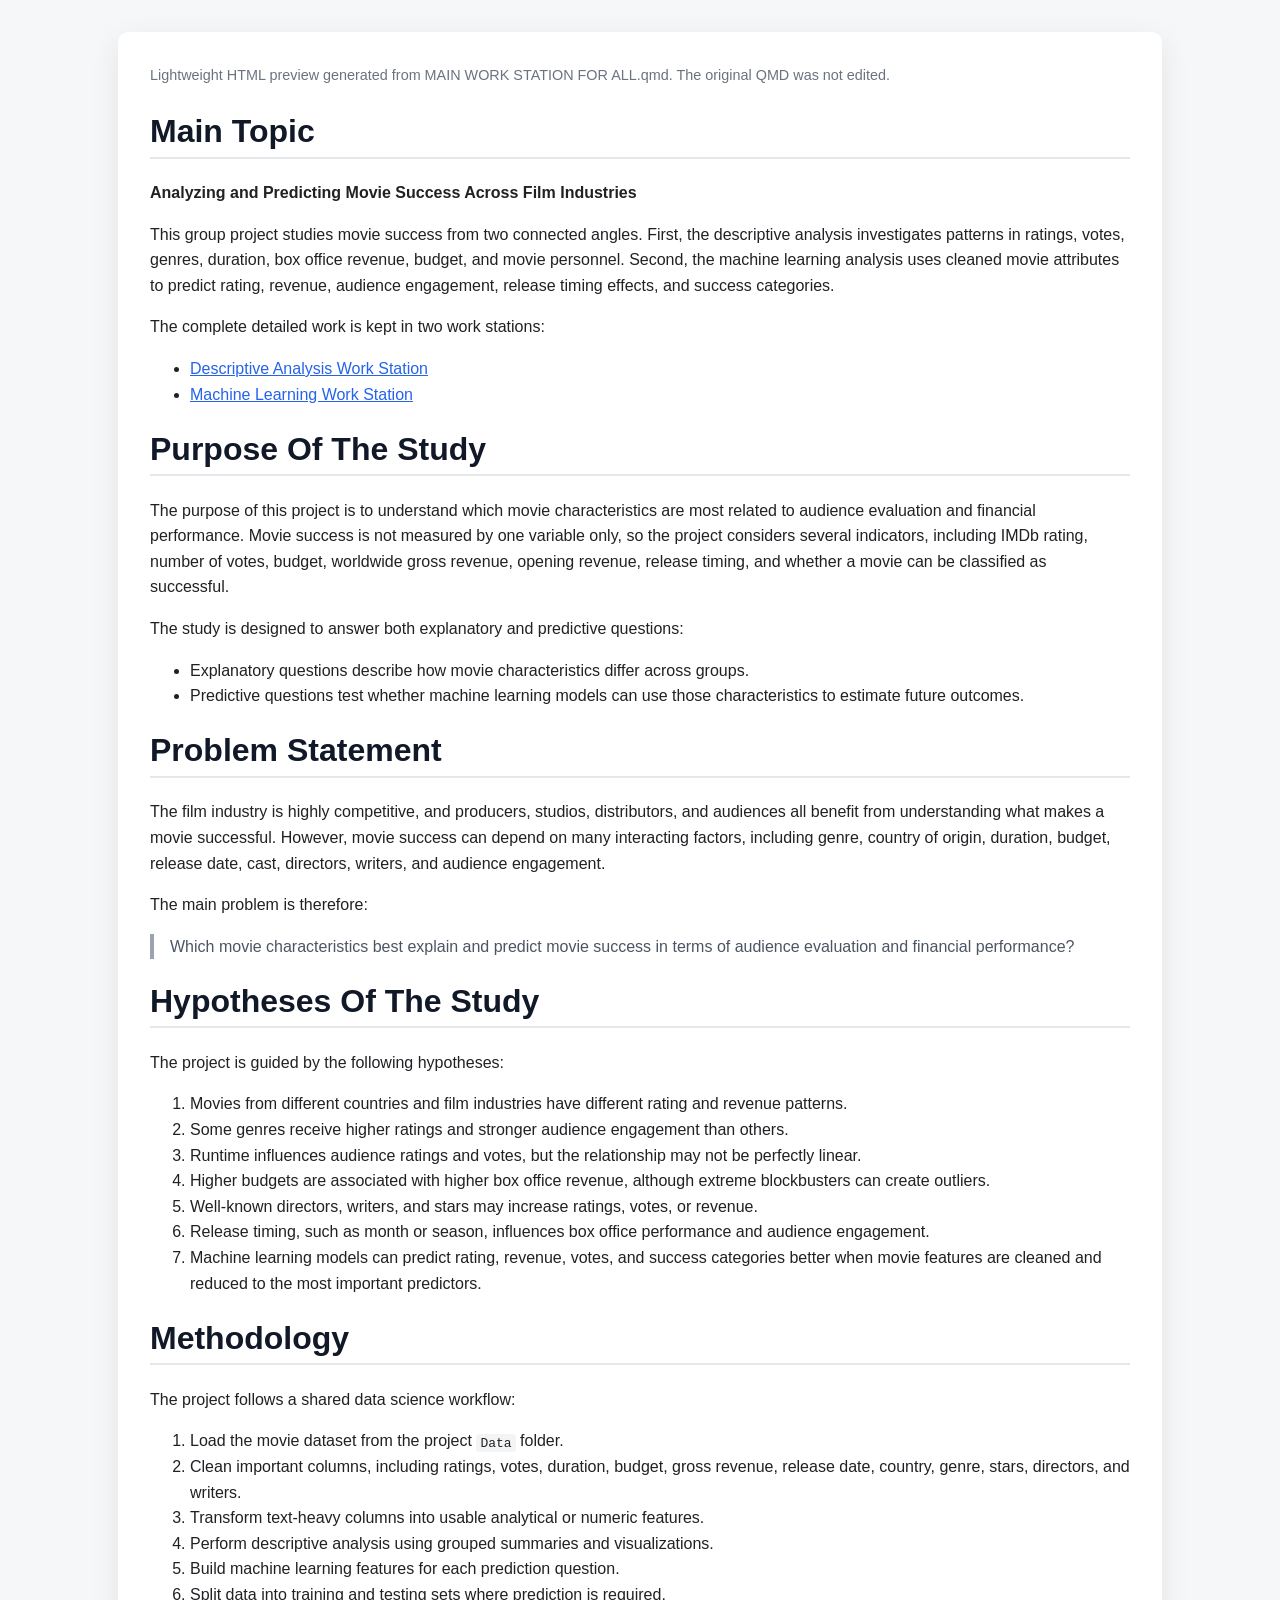
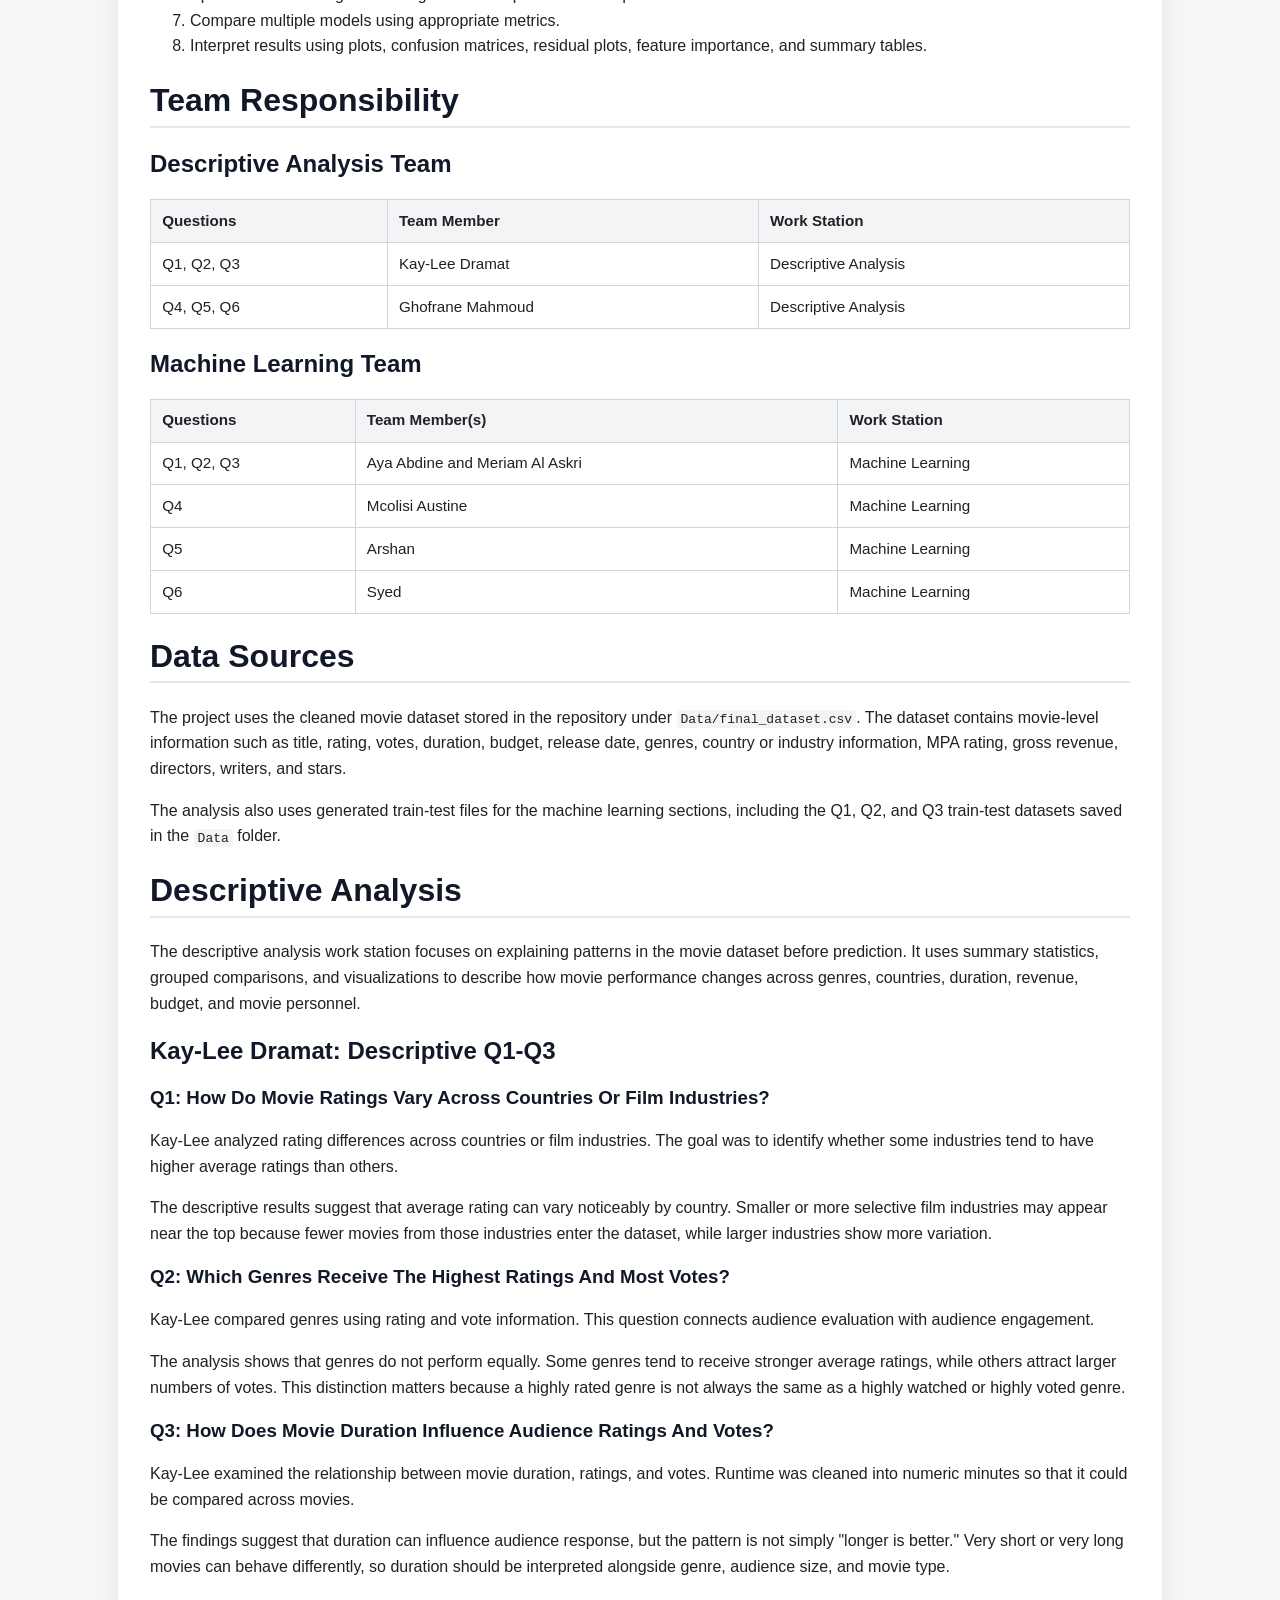
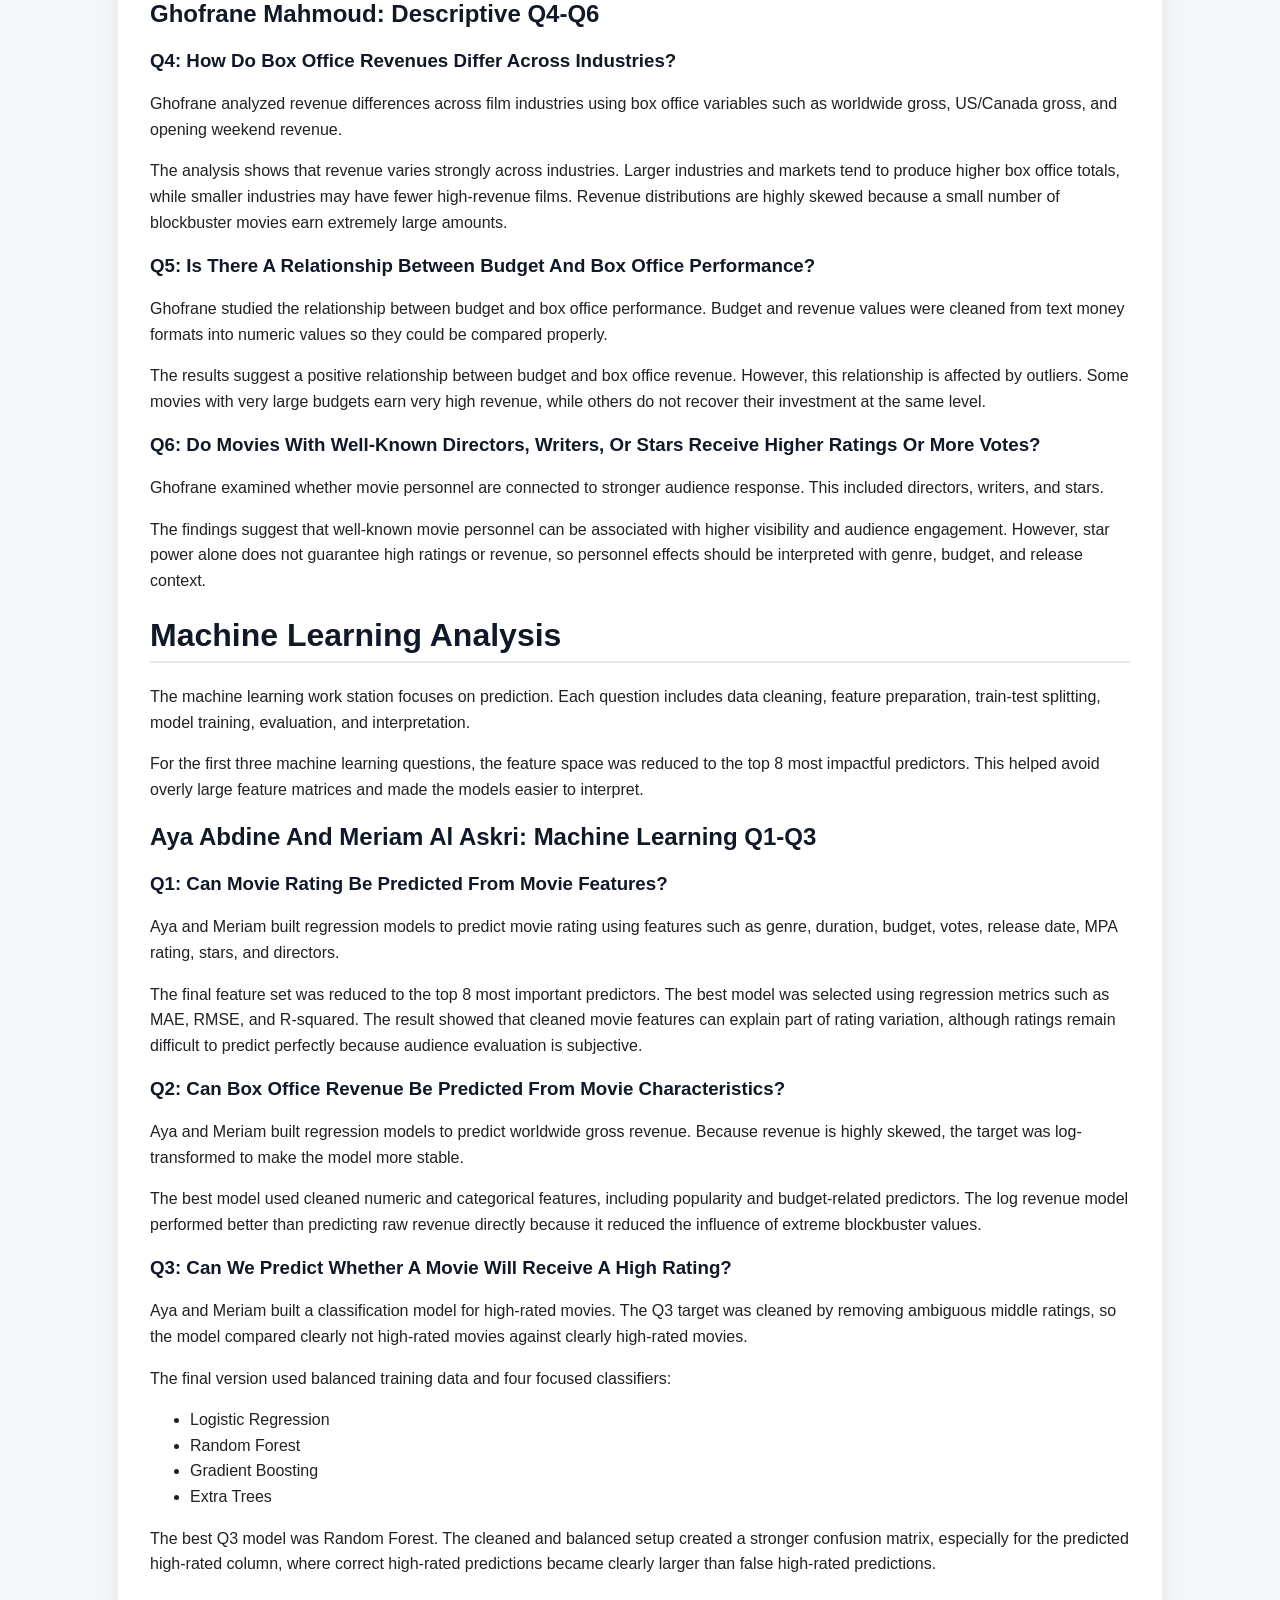
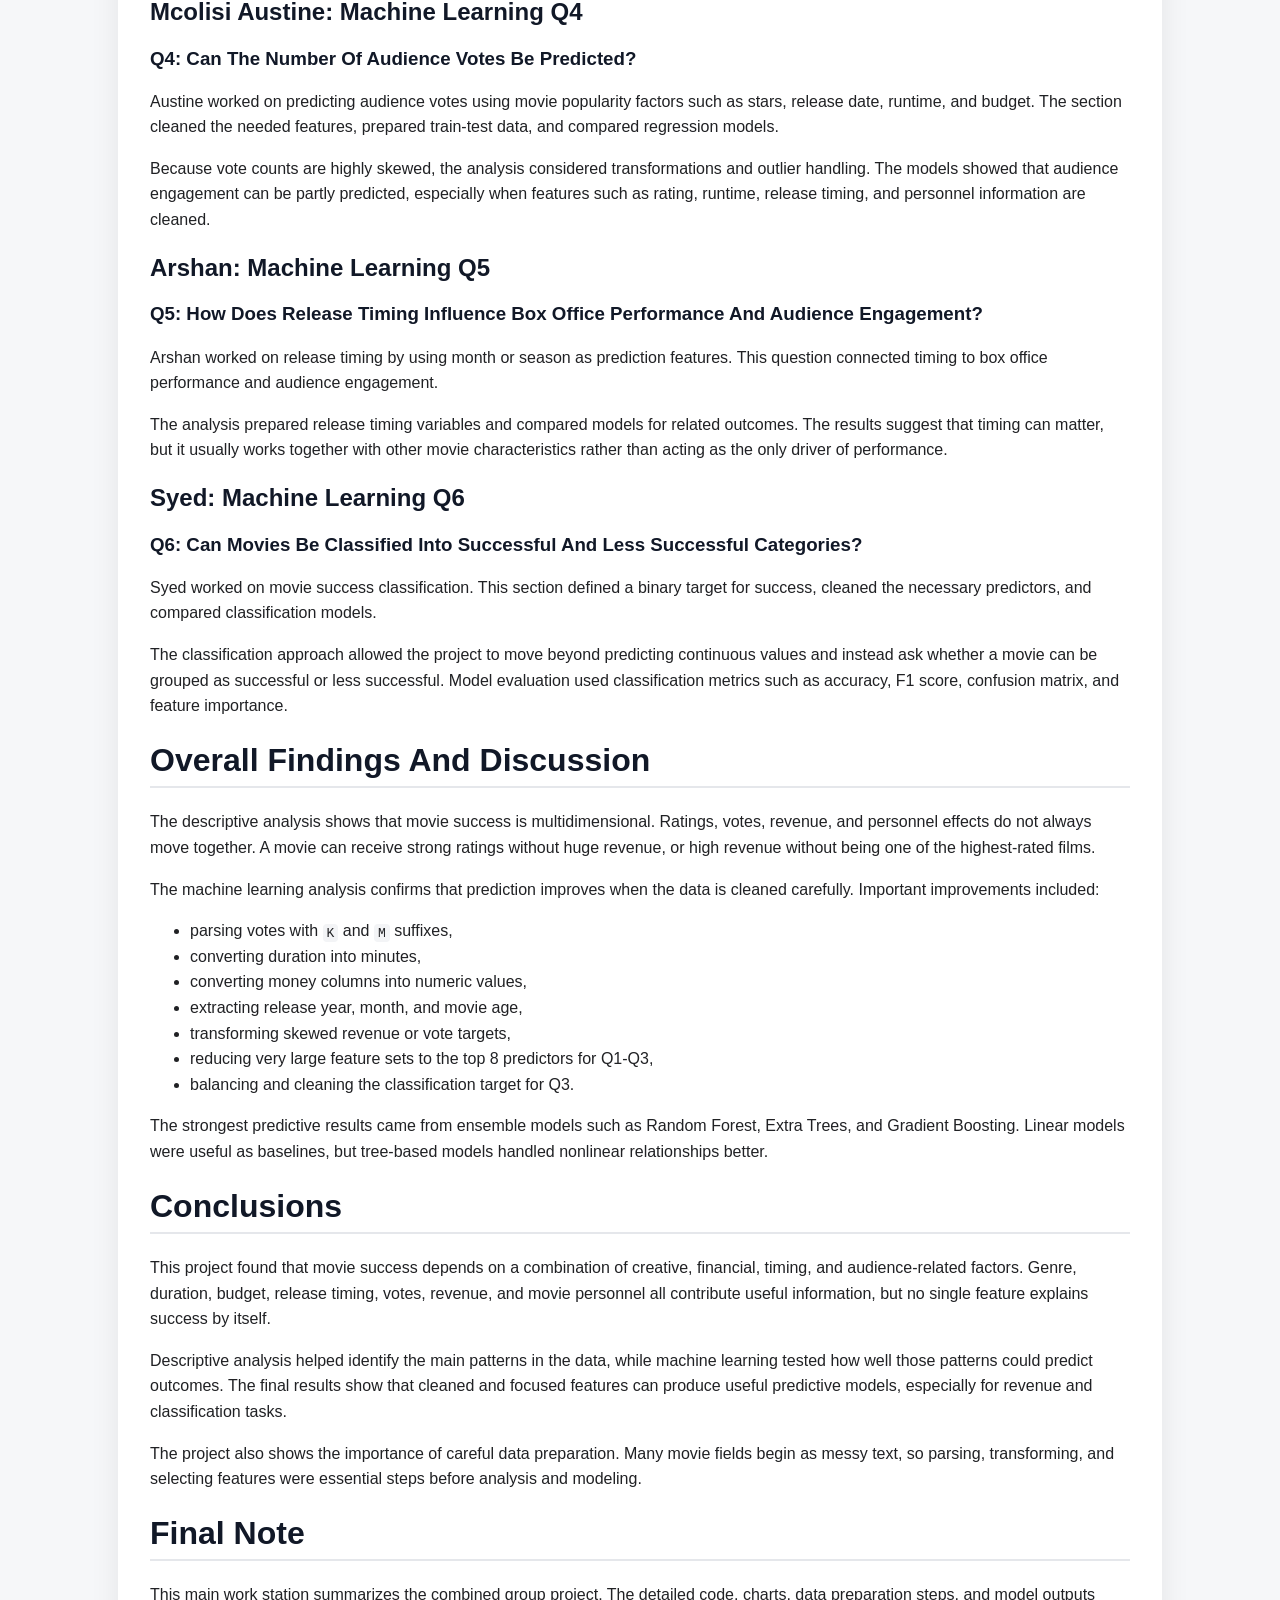
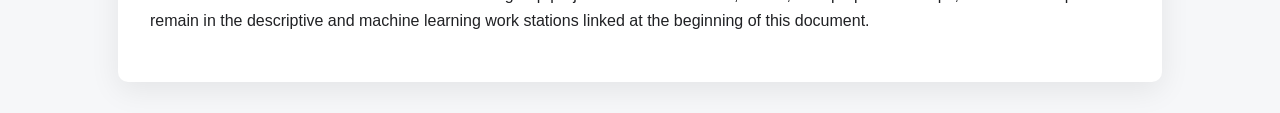
<file: outputs/main_work_station_for_all_preview.html>
<!doctype html>
<html lang="en">
<head>
<meta charset="utf-8">
<meta name="viewport" content="width=device-width, initial-scale=1">
<title>Main Work Station Preview</title>
<style>
body { font-family: Arial, sans-serif; line-height: 1.6; margin: 0; color: #202124; background: #f6f7f9; }
main { max-width: 980px; margin: 32px auto; padding: 32px; background: white; box-shadow: 0 8px 30px rgba(0,0,0,.08); border-radius: 10px; }
h1, h2, h3, h4 { line-height: 1.25; color: #111827; }
h1 { border-bottom: 2px solid #e5e7eb; padding-bottom: .35rem; }
a { color: #2563eb; }
table { width: 100%; border-collapse: collapse; margin: 1rem 0; font-size: 0.95rem; }
th, td { border: 1px solid #d1d5db; padding: .55rem .7rem; vertical-align: top; }
th { background: #f3f4f6; text-align: left; }
blockquote { border-left: 4px solid #9ca3af; margin-left: 0; padding-left: 1rem; color: #4b5563; }
code { background: #f3f4f6; padding: .1rem .25rem; border-radius: 4px; }
.preview-note { color: #6b7280; font-size: .9rem; margin-bottom: 1.5rem; }
</style>
</head>
<body><main>
<div class="preview-note">Lightweight HTML preview generated from MAIN WORK STATION FOR ALL.qmd. The original QMD was not edited.</div>
<h1>Main Topic</h1><p><strong>Analyzing and Predicting Movie Success Across Film Industries</strong></p><p>This group project studies movie success from two connected angles. First, the descriptive analysis investigates patterns in ratings, votes, genres, duration, box office revenue, budget, and movie personnel. Second, the machine learning analysis uses cleaned movie attributes to predict rating, revenue, audience engagement, release timing effects, and success categories.</p><p>The complete detailed work is kept in two work stations:</p><ul><li><a href="WORK%20STATION%20FOR%20DESCRIPTIVE%20ANALYSIS.ipynb">Descriptive Analysis Work Station</a></li><li><a href="WORK%20STATION%20FOR%20MACHINE%20LEARNING.ipynb">Machine Learning Work Station</a></li></ul><h1>Purpose Of The Study</h1><p>The purpose of this project is to understand which movie characteristics are most related to audience evaluation and financial performance. Movie success is not measured by one variable only, so the project considers several indicators, including IMDb rating, number of votes, budget, worldwide gross revenue, opening revenue, release timing, and whether a movie can be classified as successful.</p><p>The study is designed to answer both explanatory and predictive questions:</p><ul><li>Explanatory questions describe how movie characteristics differ across groups.</li><li>Predictive questions test whether machine learning models can use those characteristics to estimate future outcomes.</li></ul><h1>Problem Statement</h1><p>The film industry is highly competitive, and producers, studios, distributors, and audiences all benefit from understanding what makes a movie successful. However, movie success can depend on many interacting factors, including genre, country of origin, duration, budget, release date, cast, directors, writers, and audience engagement.</p><p>The main problem is therefore:</p><blockquote><p>Which movie characteristics best explain and predict movie success in terms of audience evaluation and financial performance?</p></blockquote><h1>Hypotheses Of The Study</h1><p>The project is guided by the following hypotheses:</p><ol><li>Movies from different countries and film industries have different rating and revenue patterns.</li><li>Some genres receive higher ratings and stronger audience engagement than others.</li><li>Runtime influences audience ratings and votes, but the relationship may not be perfectly linear.</li><li>Higher budgets are associated with higher box office revenue, although extreme blockbusters can create outliers.</li><li>Well-known directors, writers, and stars may increase ratings, votes, or revenue.</li><li>Release timing, such as month or season, influences box office performance and audience engagement.</li><li>Machine learning models can predict rating, revenue, votes, and success categories better when movie features are cleaned and reduced to the most important predictors.</li></ol><h1>Methodology</h1><p>The project follows a shared data science workflow:</p><ol><li>Load the movie dataset from the project <code>Data</code> folder.</li><li>Clean important columns, including ratings, votes, duration, budget, gross revenue, release date, country, genre, stars, directors, and writers.</li><li>Transform text-heavy columns into usable analytical or numeric features.</li><li>Perform descriptive analysis using grouped summaries and visualizations.</li><li>Build machine learning features for each prediction question.</li><li>Split data into training and testing sets where prediction is required.</li><li>Compare multiple models using appropriate metrics.</li><li>Interpret results using plots, confusion matrices, residual plots, feature importance, and summary tables.</li></ol><h1>Team Responsibility</h1><h2>Descriptive Analysis Team</h2><table><thead><tr><th>Questions</th><th>Team Member</th><th>Work Station</th></tr></thead><tbody><tr><td>Q1, Q2, Q3</td><td>Kay-Lee Dramat</td><td>Descriptive Analysis</td></tr><tr><td>Q4, Q5, Q6</td><td>Ghofrane Mahmoud</td><td>Descriptive Analysis</td></tr></tbody></table><h2>Machine Learning Team</h2><table><thead><tr><th>Questions</th><th>Team Member(s)</th><th>Work Station</th></tr></thead><tbody><tr><td>Q1, Q2, Q3</td><td>Aya Abdine and Meriam Al Askri</td><td>Machine Learning</td></tr><tr><td>Q4</td><td>Mcolisi Austine</td><td>Machine Learning</td></tr><tr><td>Q5</td><td>Arshan</td><td>Machine Learning</td></tr><tr><td>Q6</td><td>Syed</td><td>Machine Learning</td></tr></tbody></table><h1>Data Sources</h1><p>The project uses the cleaned movie dataset stored in the repository under <code>Data/final_dataset.csv</code>. The dataset contains movie-level information such as title, rating, votes, duration, budget, release date, genres, country or industry information, MPA rating, gross revenue, directors, writers, and stars.</p><p>The analysis also uses generated train-test files for the machine learning sections, including the Q1, Q2, and Q3 train-test datasets saved in the <code>Data</code> folder.</p><h1>Descriptive Analysis</h1><p>The descriptive analysis work station focuses on explaining patterns in the movie dataset before prediction. It uses summary statistics, grouped comparisons, and visualizations to describe how movie performance changes across genres, countries, duration, revenue, budget, and movie personnel.</p><h2>Kay-Lee Dramat: Descriptive Q1-Q3</h2><h3>Q1: How Do Movie Ratings Vary Across Countries Or Film Industries?</h3><p>Kay-Lee analyzed rating differences across countries or film industries. The goal was to identify whether some industries tend to have higher average ratings than others.</p><p>The descriptive results suggest that average rating can vary noticeably by country. Smaller or more selective film industries may appear near the top because fewer movies from those industries enter the dataset, while larger industries show more variation.</p><h3>Q2: Which Genres Receive The Highest Ratings And Most Votes?</h3><p>Kay-Lee compared genres using rating and vote information. This question connects audience evaluation with audience engagement.</p><p>The analysis shows that genres do not perform equally. Some genres tend to receive stronger average ratings, while others attract larger numbers of votes. This distinction matters because a highly rated genre is not always the same as a highly watched or highly voted genre.</p><h3>Q3: How Does Movie Duration Influence Audience Ratings And Votes?</h3><p>Kay-Lee examined the relationship between movie duration, ratings, and votes. Runtime was cleaned into numeric minutes so that it could be compared across movies.</p><p>The findings suggest that duration can influence audience response, but the pattern is not simply &quot;longer is better.&quot; Very short or very long movies can behave differently, so duration should be interpreted alongside genre, audience size, and movie type.</p><h2>Ghofrane Mahmoud: Descriptive Q4-Q6</h2><h3>Q4: How Do Box Office Revenues Differ Across Industries?</h3><p>Ghofrane analyzed revenue differences across film industries using box office variables such as worldwide gross, US/Canada gross, and opening weekend revenue.</p><p>The analysis shows that revenue varies strongly across industries. Larger industries and markets tend to produce higher box office totals, while smaller industries may have fewer high-revenue films. Revenue distributions are highly skewed because a small number of blockbuster movies earn extremely large amounts.</p><h3>Q5: Is There A Relationship Between Budget And Box Office Performance?</h3><p>Ghofrane studied the relationship between budget and box office performance. Budget and revenue values were cleaned from text money formats into numeric values so they could be compared properly.</p><p>The results suggest a positive relationship between budget and box office revenue. However, this relationship is affected by outliers. Some movies with very large budgets earn very high revenue, while others do not recover their investment at the same level.</p><h3>Q6: Do Movies With Well-Known Directors, Writers, Or Stars Receive Higher Ratings Or More Votes?</h3><p>Ghofrane examined whether movie personnel are connected to stronger audience response. This included directors, writers, and stars.</p><p>The findings suggest that well-known movie personnel can be associated with higher visibility and audience engagement. However, star power alone does not guarantee high ratings or revenue, so personnel effects should be interpreted with genre, budget, and release context.</p><h1>Machine Learning Analysis</h1><p>The machine learning work station focuses on prediction. Each question includes data cleaning, feature preparation, train-test splitting, model training, evaluation, and interpretation.</p><p>For the first three machine learning questions, the feature space was reduced to the top 8 most impactful predictors. This helped avoid overly large feature matrices and made the models easier to interpret.</p><h2>Aya Abdine And Meriam Al Askri: Machine Learning Q1-Q3</h2><h3>Q1: Can Movie Rating Be Predicted From Movie Features?</h3><p>Aya and Meriam built regression models to predict movie rating using features such as genre, duration, budget, votes, release date, MPA rating, stars, and directors.</p><p>The final feature set was reduced to the top 8 most important predictors. The best model was selected using regression metrics such as MAE, RMSE, and R-squared. The result showed that cleaned movie features can explain part of rating variation, although ratings remain difficult to predict perfectly because audience evaluation is subjective.</p><h3>Q2: Can Box Office Revenue Be Predicted From Movie Characteristics?</h3><p>Aya and Meriam built regression models to predict worldwide gross revenue. Because revenue is highly skewed, the target was log-transformed to make the model more stable.</p><p>The best model used cleaned numeric and categorical features, including popularity and budget-related predictors. The log revenue model performed better than predicting raw revenue directly because it reduced the influence of extreme blockbuster values.</p><h3>Q3: Can We Predict Whether A Movie Will Receive A High Rating?</h3><p>Aya and Meriam built a classification model for high-rated movies. The Q3 target was cleaned by removing ambiguous middle ratings, so the model compared clearly not high-rated movies against clearly high-rated movies.</p><p>The final version used balanced training data and four focused classifiers:</p><ul><li>Logistic Regression</li><li>Random Forest</li><li>Gradient Boosting</li><li>Extra Trees</li></ul><p>The best Q3 model was Random Forest. The cleaned and balanced setup created a stronger confusion matrix, especially for the predicted high-rated column, where correct high-rated predictions became clearly larger than false high-rated predictions.</p><h2>Mcolisi Austine: Machine Learning Q4</h2><h3>Q4: Can The Number Of Audience Votes Be Predicted?</h3><p>Austine worked on predicting audience votes using movie popularity factors such as stars, release date, runtime, and budget. The section cleaned the needed features, prepared train-test data, and compared regression models.</p><p>Because vote counts are highly skewed, the analysis considered transformations and outlier handling. The models showed that audience engagement can be partly predicted, especially when features such as rating, runtime, release timing, and personnel information are cleaned.</p><h2>Arshan: Machine Learning Q5</h2><h3>Q5: How Does Release Timing Influence Box Office Performance And Audience Engagement?</h3><p>Arshan worked on release timing by using month or season as prediction features. This question connected timing to box office performance and audience engagement.</p><p>The analysis prepared release timing variables and compared models for related outcomes. The results suggest that timing can matter, but it usually works together with other movie characteristics rather than acting as the only driver of performance.</p><h2>Syed: Machine Learning Q6</h2><h3>Q6: Can Movies Be Classified Into Successful And Less Successful Categories?</h3><p>Syed worked on movie success classification. This section defined a binary target for success, cleaned the necessary predictors, and compared classification models.</p><p>The classification approach allowed the project to move beyond predicting continuous values and instead ask whether a movie can be grouped as successful or less successful. Model evaluation used classification metrics such as accuracy, F1 score, confusion matrix, and feature importance.</p><h1>Overall Findings And Discussion</h1><p>The descriptive analysis shows that movie success is multidimensional. Ratings, votes, revenue, and personnel effects do not always move together. A movie can receive strong ratings without huge revenue, or high revenue without being one of the highest-rated films.</p><p>The machine learning analysis confirms that prediction improves when the data is cleaned carefully. Important improvements included:</p><ul><li>parsing votes with <code>K</code> and <code>M</code> suffixes,</li><li>converting duration into minutes,</li><li>converting money columns into numeric values,</li><li>extracting release year, month, and movie age,</li><li>transforming skewed revenue or vote targets,</li><li>reducing very large feature sets to the top 8 predictors for Q1-Q3,</li><li>balancing and cleaning the classification target for Q3.</li></ul><p>The strongest predictive results came from ensemble models such as Random Forest, Extra Trees, and Gradient Boosting. Linear models were useful as baselines, but tree-based models handled nonlinear relationships better.</p><h1>Conclusions</h1><p>This project found that movie success depends on a combination of creative, financial, timing, and audience-related factors. Genre, duration, budget, release timing, votes, revenue, and movie personnel all contribute useful information, but no single feature explains success by itself.</p><p>Descriptive analysis helped identify the main patterns in the data, while machine learning tested how well those patterns could predict outcomes. The final results show that cleaned and focused features can produce useful predictive models, especially for revenue and classification tasks.</p><p>The project also shows the importance of careful data preparation. Many movie fields begin as messy text, so parsing, transforming, and selecting features were essential steps before analysis and modeling.</p><h1>Final Note</h1><p>This main work station summarizes the combined group project. The detailed code, charts, data preparation steps, and model outputs remain in the descriptive and machine learning work stations linked at the beginning of this document.</p>
</main></body></html>
</file>
<file: site_libs/quarto-html/tippy.css>
.tippy-box[data-animation=fade][data-state=hidden]{opacity:0}[data-tippy-root]{max-width:calc(100vw - 10px)}.tippy-box{position:relative;background-color:#333;color:#fff;border-radius:4px;font-size:14px;line-height:1.4;white-space:normal;outline:0;transition-property:transform,visibility,opacity}.tippy-box[data-placement^=top]>.tippy-arrow{bottom:0}.tippy-box[data-placement^=top]>.tippy-arrow:before{bottom:-7px;left:0;border-width:8px 8px 0;border-top-color:initial;transform-origin:center top}.tippy-box[data-placement^=bottom]>.tippy-arrow{top:0}.tippy-box[data-placement^=bottom]>.tippy-arrow:before{top:-7px;left:0;border-width:0 8px 8px;border-bottom-color:initial;transform-origin:center bottom}.tippy-box[data-placement^=left]>.tippy-arrow{right:0}.tippy-box[data-placement^=left]>.tippy-arrow:before{border-width:8px 0 8px 8px;border-left-color:initial;right:-7px;transform-origin:center left}.tippy-box[data-placement^=right]>.tippy-arrow{left:0}.tippy-box[data-placement^=right]>.tippy-arrow:before{left:-7px;border-width:8px 8px 8px 0;border-right-color:initial;transform-origin:center right}.tippy-box[data-inertia][data-state=visible]{transition-timing-function:cubic-bezier(.54,1.5,.38,1.11)}.tippy-arrow{width:16px;height:16px;color:#333}.tippy-arrow:before{content:"";position:absolute;border-color:transparent;border-style:solid}.tippy-content{position:relative;padding:5px 9px;z-index:1}
</file>
<file: site_libs/quarto-html/quarto-syntax-highlighting-7b89279ff1a6dce999919e0e67d4d9ec.css>
/* quarto syntax highlight colors */
:root {
  --quarto-hl-ot-color: #003B4F;
  --quarto-hl-at-color: #657422;
  --quarto-hl-ss-color: #20794D;
  --quarto-hl-an-color: #5E5E5E;
  --quarto-hl-fu-color: #4758AB;
  --quarto-hl-st-color: #20794D;
  --quarto-hl-cf-color: #003B4F;
  --quarto-hl-op-color: #5E5E5E;
  --quarto-hl-er-color: #AD0000;
  --quarto-hl-bn-color: #AD0000;
  --quarto-hl-al-color: #AD0000;
  --quarto-hl-va-color: #111111;
  --quarto-hl-bu-color: inherit;
  --quarto-hl-ex-color: inherit;
  --quarto-hl-pp-color: #AD0000;
  --quarto-hl-in-color: #5E5E5E;
  --quarto-hl-vs-color: #20794D;
  --quarto-hl-wa-color: #5E5E5E;
  --quarto-hl-do-color: #5E5E5E;
  --quarto-hl-im-color: #00769E;
  --quarto-hl-ch-color: #20794D;
  --quarto-hl-dt-color: #AD0000;
  --quarto-hl-fl-color: #AD0000;
  --quarto-hl-co-color: #5E5E5E;
  --quarto-hl-cv-color: #5E5E5E;
  --quarto-hl-cn-color: #8f5902;
  --quarto-hl-sc-color: #5E5E5E;
  --quarto-hl-dv-color: #AD0000;
  --quarto-hl-kw-color: #003B4F;
}

/* other quarto variables */
:root {
  --quarto-font-monospace: SFMono-Regular, Menlo, Monaco, Consolas, "Liberation Mono", "Courier New", monospace;
}

/* syntax highlight based on Pandoc's rules */
pre > code.sourceCode > span {
  color: #003B4F;
}

code.sourceCode > span {
  color: #003B4F;
}

div.sourceCode,
div.sourceCode pre.sourceCode {
  color: #003B4F;
}

/* Normal */
code span {
  color: #003B4F;
}

/* Alert */
code span.al {
  color: #AD0000;
  font-style: inherit;
}

/* Annotation */
code span.an {
  color: #5E5E5E;
  font-style: inherit;
}

/* Attribute */
code span.at {
  color: #657422;
  font-style: inherit;
}

/* BaseN */
code span.bn {
  color: #AD0000;
  font-style: inherit;
}

/* BuiltIn */
code span.bu {
  font-style: inherit;
}

/* ControlFlow */
code span.cf {
  color: #003B4F;
  font-weight: bold;
  font-style: inherit;
}

/* Char */
code span.ch {
  color: #20794D;
  font-style: inherit;
}

/* Constant */
code span.cn {
  color: #8f5902;
  font-style: inherit;
}

/* Comment */
code span.co {
  color: #5E5E5E;
  font-style: inherit;
}

/* CommentVar */
code span.cv {
  color: #5E5E5E;
  font-style: italic;
}

/* Documentation */
code span.do {
  color: #5E5E5E;
  font-style: italic;
}

/* DataType */
code span.dt {
  color: #AD0000;
  font-style: inherit;
}

/* DecVal */
code span.dv {
  color: #AD0000;
  font-style: inherit;
}

/* Error */
code span.er {
  color: #AD0000;
  font-style: inherit;
}

/* Extension */
code span.ex {
  font-style: inherit;
}

/* Float */
code span.fl {
  color: #AD0000;
  font-style: inherit;
}

/* Function */
code span.fu {
  color: #4758AB;
  font-style: inherit;
}

/* Import */
code span.im {
  color: #00769E;
  font-style: inherit;
}

/* Information */
code span.in {
  color: #5E5E5E;
  font-style: inherit;
}

/* Keyword */
code span.kw {
  color: #003B4F;
  font-weight: bold;
  font-style: inherit;
}

/* Operator */
code span.op {
  color: #5E5E5E;
  font-style: inherit;
}

/* Other */
code span.ot {
  color: #003B4F;
  font-style: inherit;
}

/* Preprocessor */
code span.pp {
  color: #AD0000;
  font-style: inherit;
}

/* SpecialChar */
code span.sc {
  color: #5E5E5E;
  font-style: inherit;
}

/* SpecialString */
code span.ss {
  color: #20794D;
  font-style: inherit;
}

/* String */
code span.st {
  color: #20794D;
  font-style: inherit;
}

/* Variable */
code span.va {
  color: #111111;
  font-style: inherit;
}

/* VerbatimString */
code span.vs {
  color: #20794D;
  font-style: inherit;
}

/* Warning */
code span.wa {
  color: #5E5E5E;
  font-style: italic;
}

.prevent-inlining {
  content: "</";
}

/*# sourceMappingURL=3944bc705cfaf4c80e56f77c5205168a.css.map */
</file>
<file: shared.css>
/* ===== SHARED DESIGN SYSTEM ===== */
*, *::before, *::after { box-sizing: border-box; margin: 0; padding: 0; }

:root {
  --gold: #c9a84c;
  --gold-light: #f5e6b8;
  --gold-dim: rgba(201,168,76,0.15);
  --navy: #1a1a2e;
  --navy-mid: #0f3460;
  --teal: #1D9E75;
  --teal-light: #d1fae5;
  --blue: #378ADD;
  --blue-light: #dbeafe;
  --red: #e24b4a;
  --bg: #f8f9fb;
  --surface: #ffffff;
  --border: #e8eaed;
  --text: #1a1a2e;
  --muted: #6b7280;
  --radius: 10px;
  --radius-lg: 16px;
  --shadow: 0 2px 12px rgba(0,0,0,0.06);
  --shadow-md: 0 4px 24px rgba(0,0,0,0.10);
}

body { font-family: -apple-system, BlinkMacSystemFont, 'Segoe UI', sans-serif; background: var(--bg); color: var(--text); line-height: 1.6; }

/* ===== HERO ===== */
.site-hero {
  background: var(--navy);
  color: #fff;
  padding: 64px 40px 56px;
  text-align: center;
  position: relative;
  overflow: hidden;
}
.site-hero::before {
  content: '';
  position: absolute;
  top: -60px; right: -60px;
  width: 300px; height: 300px;
  border-radius: 50%;
  background: rgba(201,168,76,0.06);
  pointer-events: none;
}
.hero-badge {
  display: inline-flex; align-items: center; gap: 6px;
  background: var(--gold-dim);
  border: 1px solid rgba(201,168,76,0.4);
  color: var(--gold);
  padding: 5px 16px;
  border-radius: 20px;
  font-size: 11px;
  letter-spacing: 3px;
  text-transform: uppercase;
  margin-bottom: 20px;
}
.site-hero h1 {
  font-size: clamp(1.8rem, 4vw, 3rem);
  font-weight: 800;
  color: #fff;
  margin-bottom: 12px;
  line-height: 1.15;
}
.site-hero h1 span { color: var(--gold); }
.site-hero p {
  color: rgba(255,255,255,0.65);
  max-width: 580px;
  margin: 0 auto 28px;
  font-size: 1.05rem;
  line-height: 1.75;
}
.pill-row { display: flex; flex-wrap: wrap; gap: 8px; justify-content: center; }
.pill {
  padding: 5px 14px;
  border: 1px solid rgba(255,255,255,0.2);
  border-radius: 20px;
  font-size: 12px;
  color: rgba(255,255,255,0.7);
}
.pill.gold { border-color: rgba(201,168,76,0.5); color: var(--gold); background: var(--gold-dim); }

/* ===== STAT BAR ===== */
.stat-bar {
  display: grid;
  grid-template-columns: repeat(4, 1fr);
  border-bottom: 1px solid var(--border);
  background: var(--surface);
}
.stat-item {
  padding: 24px 20px;
  text-align: center;
  border-right: 1px solid var(--border);
}
.stat-item:last-child { border-right: none; }
.stat-num { font-size: 2rem; font-weight: 800; line-height: 1; }
.stat-lbl { font-size: 11px; color: var(--muted); text-transform: uppercase; letter-spacing: 1px; margin-top: 5px; }

/* ===== SECTION ===== */
.section { padding: 52px 40px; max-width: 1160px; margin: 0 auto; }
.section-label { font-size: 10px; letter-spacing: 3px; text-transform: uppercase; color: var(--gold); margin-bottom: 6px; font-weight: 600; }
.section-title { font-size: 1.7rem; font-weight: 800; color: var(--navy); margin-bottom: 8px; }
.section-sub { color: var(--muted); margin-bottom: 32px; font-size: 0.95rem; line-height: 1.7; }

/* ===== CARDS ===== */
.card {
  background: var(--surface);
  border: 1px solid var(--border);
  border-radius: var(--radius-lg);
  padding: 22px;
}
.card-dark {
  background: var(--navy);
  border-color: #2a2a3e;
}
.card-title {
  font-size: 13px;
  font-weight: 700;
  color: var(--text);
  margin-bottom: 16px;
  padding-bottom: 10px;
  border-bottom: 1px solid var(--border);
}
.card-dark .card-title { color: #fff; border-color: #2a2a3e; }

/* ===== GRID LAYOUTS ===== */
.grid-2 { display: grid; grid-template-columns: 1fr 1fr; gap: 20px; }
.grid-3 { display: grid; grid-template-columns: repeat(3, 1fr); gap: 16px; }
.grid-4 { display: grid; grid-template-columns: repeat(4, 1fr); gap: 14px; }
.grid-auto { display: grid; grid-template-columns: repeat(auto-fit, minmax(180px, 1fr)); gap: 14px; }
.full-col { grid-column: 1 / -1; }

/* ===== METRIC CARD ===== */
.metric {
  background: var(--navy);
  border-radius: var(--radius);
  padding: 18px;
  text-align: center;
}
.metric-n { font-size: 1.8rem; font-weight: 800; color: var(--gold); line-height: 1; }
.metric-l { font-size: 11px; color: rgba(255,255,255,0.45); margin-top: 6px; text-transform: uppercase; letter-spacing: 0.5px; }

/* ===== FINDING BOX ===== */
.finding {
  background: #fffbeb;
  border: 1px solid #fde68a;
  border-left: 4px solid var(--gold);
  border-radius: 8px;
  padding: 16px 20px;
  margin: 16px 0;
  font-size: 14px;
  color: #78350f;
  line-height: 1.7;
}
.finding strong { color: #92400e; }
.finding-teal {
  background: #f0fdf4;
  border-color: #bbf7d0;
  border-left-color: var(--teal);
  color: #166534;
}
.finding-teal strong { color: #14532d; }

/* ===== BAR CHART ===== */
.bar-row { display: flex; align-items: center; gap: 10px; margin-bottom: 11px; }
.bar-label { font-size: 12px; color: var(--muted); width: 140px; flex-shrink: 0; }
.bar-track { flex: 1; background: #f0f0f0; border-radius: 4px; height: 9px; overflow: hidden; }
.bar-track.dark { background: #1e1e2e; }
.bar-fill { height: 100%; border-radius: 4px; width: 0; transition: width 1.3s cubic-bezier(0.4,0,0.2,1); }
.bar-val { font-size: 12px; font-weight: 700; width: 50px; text-align: right; }
.bar-val.light { color: #fff; }

/* ===== TABLES ===== */
.data-table { width: 100%; border-collapse: collapse; font-size: 13px; }
.data-table th { background: var(--navy); color: var(--gold); padding: 10px 14px; text-align: left; font-size: 11px; text-transform: uppercase; letter-spacing: 1px; font-weight: 600; }
.data-table td { padding: 10px 14px; border-bottom: 1px solid var(--border); color: #1a1a2e; }
.data-table tr:hover td { background: #f9fafb; }
.data-table.light th { background: #f8f9fa; color: var(--muted); }

/* ===== BADGES ===== */
.badge { display: inline-block; padding: 2px 10px; border-radius: 5px; font-size: 11px; font-weight: 700; }
.badge-green { background: var(--teal-light); color: #065f46; }
.badge-blue { background: var(--blue-light); color: #1e40af; }
.badge-gray { background: #f3f4f6; color: var(--muted); }
.badge-red { background: #fee2e2; color: #991b1b; }

/* ===== FIGURE IMAGES ===== */
.fig-grid { display: grid; grid-template-columns: 1fr 1fr; gap: 16px; margin: 20px 0; }
.fig-grid.single { grid-template-columns: 1fr; max-width: 600px; margin: 20px auto; }
.fig-wrap { text-align: center; }
.fig-wrap img {
  width: 100%;
  height: 220px;
  object-fit: contain;
  border-radius: 8px;
  border: 1px solid var(--border);
  background: #fff;
}
.fig-cap { font-size: 11px; color: var(--muted); margin-top: 6px; font-style: italic; }

/* ===== TABS ===== */
.tabs { display: flex; gap: 0; border-bottom: 2px solid var(--border); margin-bottom: 22px; }
.tab-btn {
  padding: 9px 18px; font-size: 13px; cursor: pointer;
  color: var(--muted); border: none; background: none;
  border-bottom: 2px solid transparent; margin-bottom: -2px;
  font-weight: 500; font-family: inherit; transition: all 0.2s;
}
.tab-btn.active { color: var(--gold); border-bottom-color: var(--gold); font-weight: 700; }
.tab-pane { display: none; }
.tab-pane.active { display: block; }

/* ===== DARK SECTION ===== */
.dark-section { background: var(--navy); padding: 52px 40px; }
.dark-inner { max-width: 1160px; margin: 0 auto; }
.dark-section .section-title { color: #fff; }

/* ===== DIVIDER ===== */
.divider-dark {
  background: var(--navy);
  border-radius: var(--radius);
  padding: 18px 24px;
  margin: 24px 0 0;
  text-align: center;
}
.divider-dark h3 { color: var(--gold); font-size: 1rem; font-weight: 700; margin: 0; }
.divider-dark p { color: var(--muted); font-size: 12px; margin: 4px 0 0; }

/* ===== Q SECTION ===== */
.q-section { padding: 44px 0; border-bottom: 1px solid var(--border); }
.q-section:last-child { border-bottom: none; }
.q-header { display: flex; align-items: flex-start; gap: 16px; margin-bottom: 20px; }
.q-num {
  border-radius: 10px; padding: 8px 14px;
  font-size: 1.1rem; font-weight: 800; flex-shrink: 0;
  min-width: 60px; text-align: center;
  background: var(--navy); color: var(--gold);
}
.q-num.gold { background: var(--gold); color: var(--navy); }
.q-num.teal { background: var(--teal); color: #fff; }
.q-num.blue { background: var(--blue); color: #fff; }
.q-num.red { background: var(--red); color: #fff; }
.q-title { font-size: 1.3rem; font-weight: 700; color: var(--navy); margin-bottom: 3px; }
.q-author { font-size: 11px; color: var(--muted); text-transform: uppercase; letter-spacing: 1px; }
.q-body { color: #374151; line-height: 1.8; }
.q-body p { margin-bottom: 14px; }

/* ===== RESPONSIVE ===== */
@media (max-width: 768px) {
  .section { padding: 36px 20px; }
  .stat-bar { grid-template-columns: 1fr 1fr; }
  .grid-2, .grid-3, .grid-4 { grid-template-columns: 1fr; }
  .fig-grid { grid-template-columns: 1fr; }
  .dark-section { padding: 36px 20px; }
  .site-hero { padding: 48px 20px 40px; }
}

/* ===== CONFUSION MATRIX ===== */
.cm-grid { display: grid; grid-template-columns: auto 1fr 1fr; gap: 3px; max-width: 360px; font-size: 13px; margin: 14px 0; }
.cm-hdr { color: var(--muted); font-size: 10px; font-weight: 600; padding: 8px; text-align: center; }
.cm-cell { padding: 14px; border-radius: 6px; text-align: center; font-weight: 700; font-size: 14px; }
.cm-tp { background: rgba(29,158,117,0.25); color: #065f46; }
.cm-fp { background: rgba(226,75,74,0.15); color: #991b1b; }
.cm-fn { background: rgba(226,75,74,0.15); color: #991b1b; }
.cm-tn { background: rgba(55,138,221,0.2); color: #1e40af; }

/* ===== INSIGHT CARD ===== */
.insight-card {
  border-radius: var(--radius);
  padding: 18px;
  border-left: 4px solid;
  font-size: 13px;
  line-height: 1.6;
}
.ic-green { background: #f0fdf4; border-color: var(--teal); }
.ic-blue { background: #eff6ff; border-color: var(--blue); }
.ic-gold { background: #fffbeb; border-color: var(--gold); }
.ic-dark { background: #f9fafb; border-color: #374151; }
.insight-title { font-size: 13px; font-weight: 700; margin-bottom: 5px; color: var(--navy); }
.insight-desc { color: #374151; }

/* ===== MEMBER CARD ===== */
.member-card {
  background: #12121e;
  border: 1px solid #2a2a3e;
  border-radius: var(--radius);
  padding: 16px;
  text-align: center;
  transition: border-color 0.2s, transform 0.2s;
  cursor: default;
}
.member-card:hover { border-color: var(--gold); transform: translateY(-2px); }
.avatar {
  width: 48px; height: 48px; border-radius: 50%;
  margin: 0 auto 10px;
  display: flex; align-items: center; justify-content: center;
  font-size: 13px; font-weight: 700;
}
.av-teal { background: rgba(29,158,117,0.15); color: var(--teal); border: 1px solid rgba(29,158,117,0.3); }
.av-blue { background: rgba(55,138,221,0.15); color: var(--blue); border: 1px solid rgba(55,138,221,0.3); }
.av-gold { background: var(--gold-dim); color: var(--gold); border: 1px solid rgba(201,168,76,0.3); }
.m-name { font-size: 12px; font-weight: 700; color: #fff; }
.m-role { font-size: 10px; color: var(--muted); margin-top: 2px; }
.m-qs { font-size: 10px; color: var(--gold); margin-top: 5px; }

/* ===== WORKFLOW STEPS ===== */
.step-card {
  background: var(--surface);
  border: 1px solid var(--border);
  border-radius: var(--radius);
  padding: 16px;
  text-align: center;
  position: relative;
}
.step-num {
  width: 32px; height: 32px;
  background: var(--navy); color: var(--gold);
  border-radius: 50%;
  display: flex; align-items: center; justify-content: center;
  font-weight: 800; font-size: 13px;
  margin: 0 auto 10px;
}
.step-title { font-size: 13px; font-weight: 700; color: var(--navy); margin-bottom: 4px; }
.step-desc { font-size: 11px; color: var(--muted); line-height: 1.5; }

/* ===== ANIMATE BARS ===== */
[data-w] { width: 0; }
</file>
